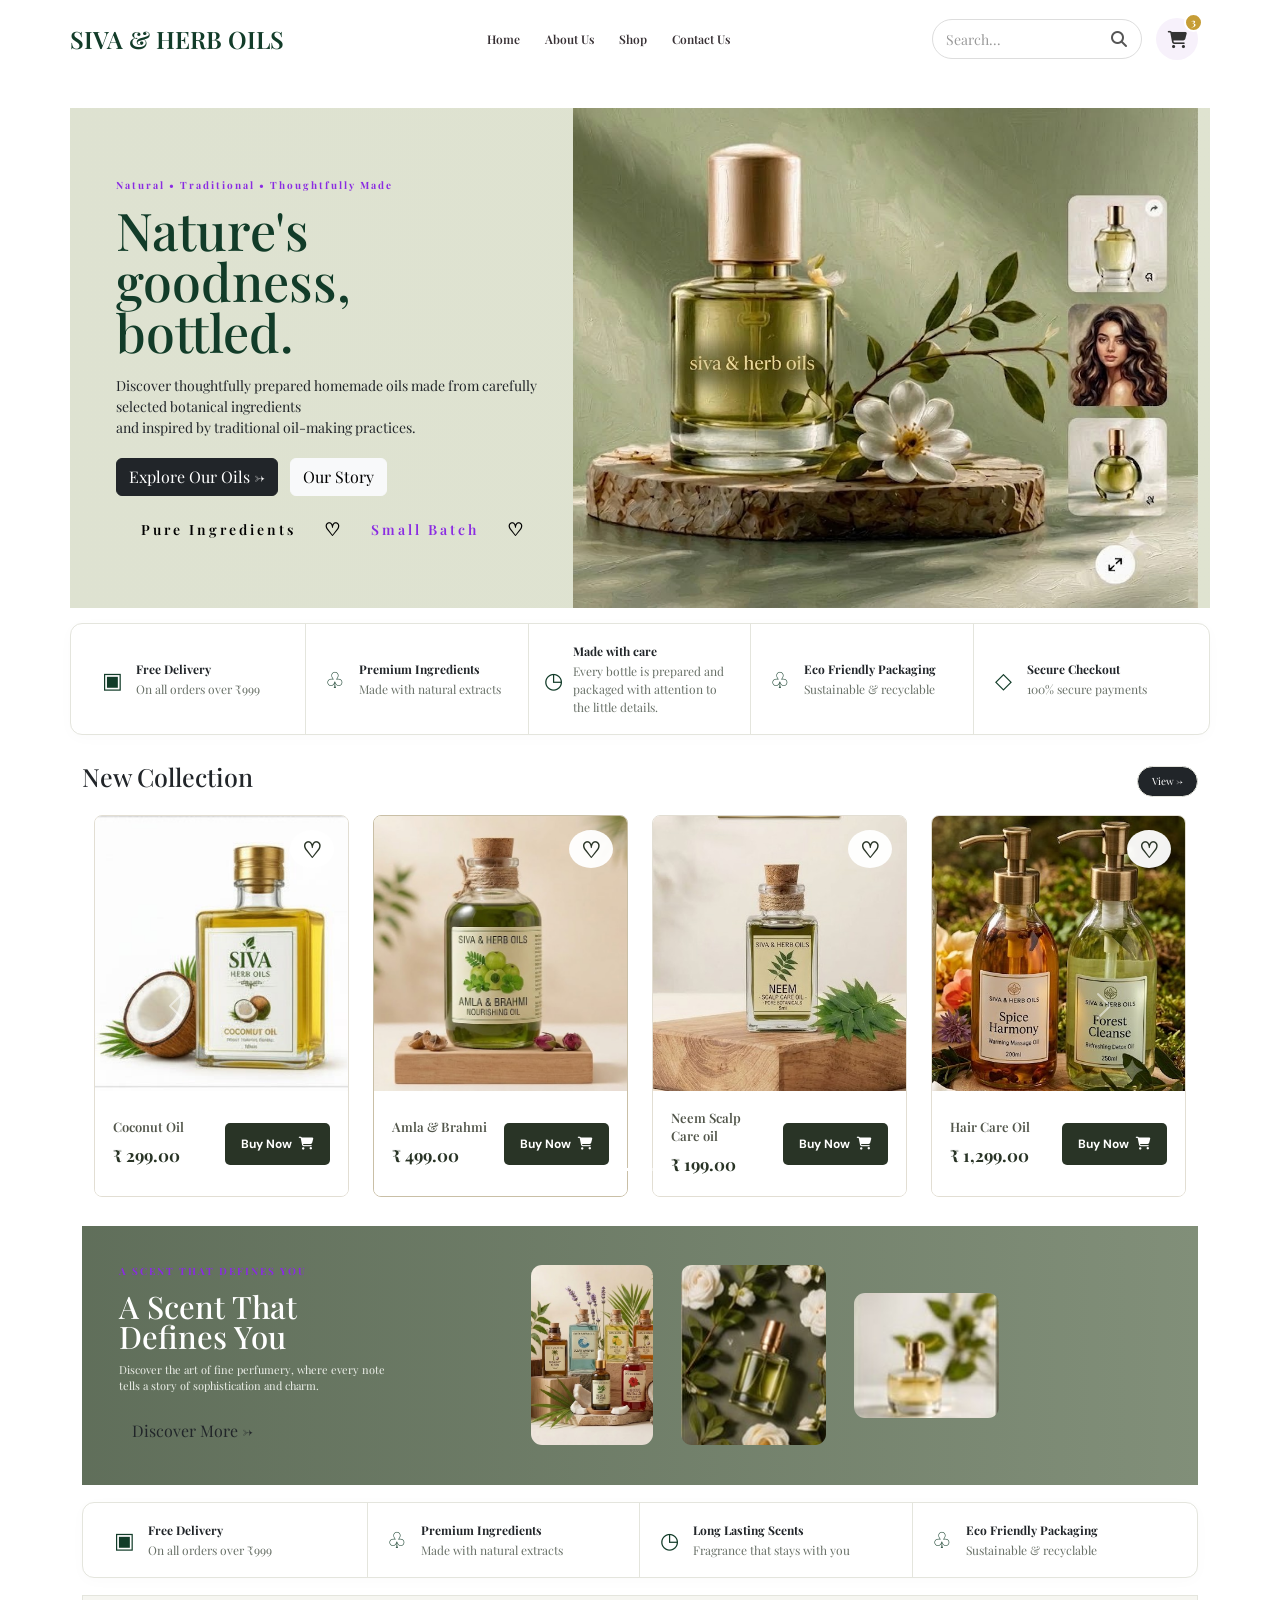
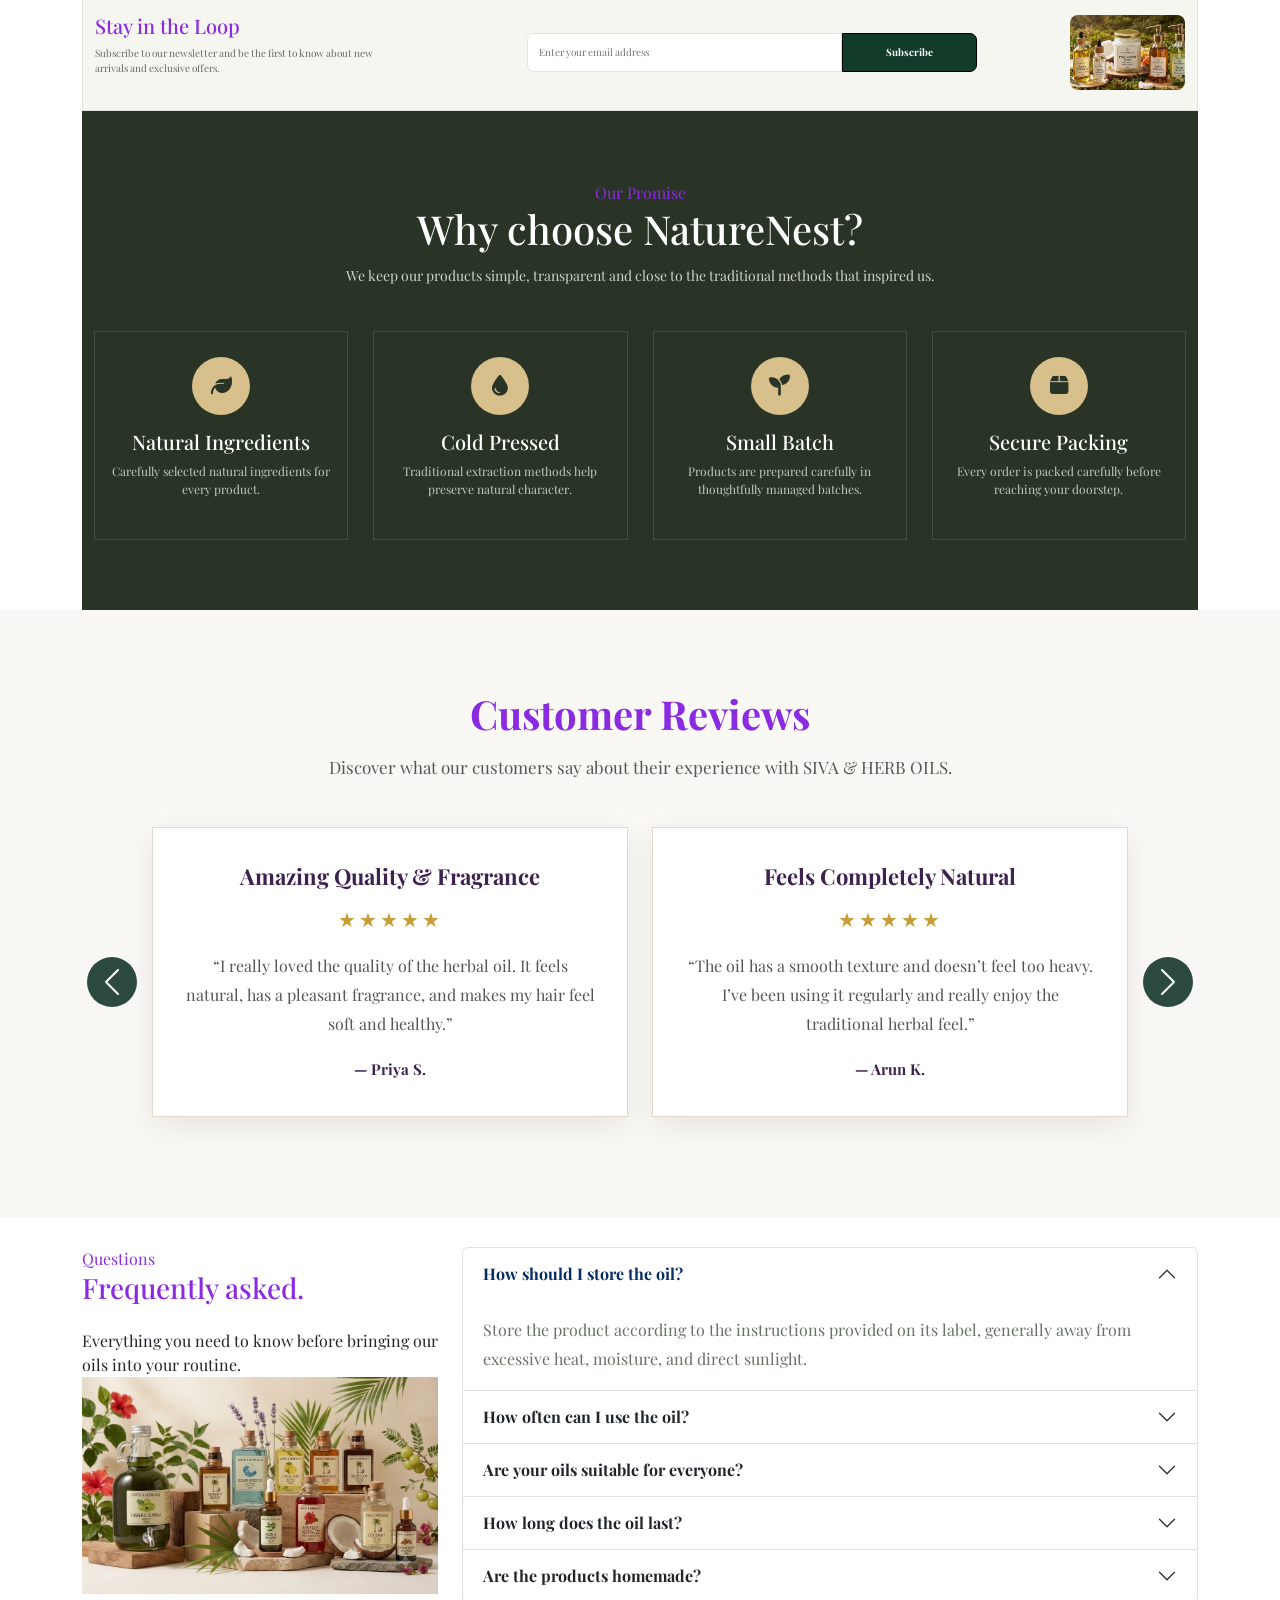
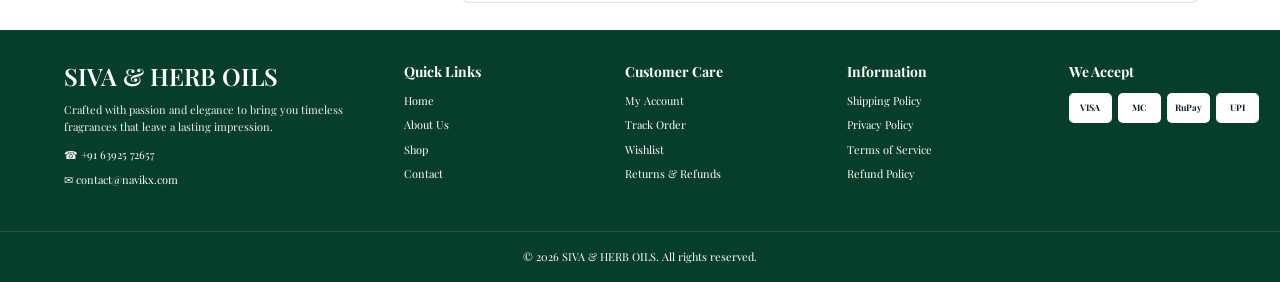
<file: index.html>
<!doctype html>
<html lang="en">
<head>
  <meta charset="UTF-8" />
  <meta name="viewport" content="width=device-width, initial-scale=1.0" />
  <meta name="description" content=" premium fragrance storefront" />
  <title> SIVA & HERB OILS</title>
  <link rel="stylesheet" href="style.css" />
  <!-- Bootstrap CSS -->
  <link href="https://cdn.jsdelivr.net/npm/bootstrap@5.3.3/dist/css/bootstrap.min.css" rel="stylesheet">
  <link rel="stylesheet" href="https://cdnjs.cloudflare.com/ajax/libs/font-awesome/4.7.0/css/font-awesome.min.css">

  <!-- Bootstrap JS -->
  <script src="https://cdn.jsdelivr.net/npm/bootstrap@5.3.3/dist/js/bootstrap.bundle.min.js"></script>

  <!-- Font Awesome -->
  <link rel="stylesheet" href="https://cdnjs.cloudflare.com/ajax/libs/font-awesome/6.5.2/css/all.min.css">
  <!---loading text-->

  <!---navbar-->
  <header class="site-header">
    <div class="container nav">

      <!-- Mobile Menu -->
      <div class="icon-btn mobile-menu" id="menuBtn" aria-label="Open menu">
        ☰
      </div>

      <!-- Logo -->
      <a href="index.html" class="brand">
        SIVA & HERB OILS
      </a>

      <!-- Navigation -->
      <nav id="navLinks">
        <a class="active" href="index.html">Home</a>
        <a href="seller.html">About Us</a>
        <a href="catalog.html">Shop</a>
        <a href="contact.html">Contact Us</a>
      </nav>
      <!-- Navigation Actions -->
      <div class="nav-actions">

        <!-- Search -->
        <div class="search-container">
          <form action="" class="search-form">

            <input type="text" name="search" placeholder="Search..." aria-label="Search">

            <button type="submit" aria-label="Search">
              <i class="fa fa-search"></i>
            </button>

          </form>
        </div>


        <!-- Cart -->
        <a href="add to card .html" class="cart-link" aria-label="Shopping Cart">

          <i class="fa-solid fa-cart-shopping"></i>

          <span class="cart-count">3</span>

        </a>

      </div>



    </div>
  </header>
  <!--home-->
  <main id="home">
    <section class="hero container">
      <div class="hero-copy">
        <p class="eyebrow" style="color: blueviolet;">Natural • Traditional • Thoughtfully Made</p>
        <h1>Nature's goodness,<br /><em>bottled.</em></h1>
        <p class="hero-text">
          Discover thoughtfully prepared homemade oils made from carefully
          selected botanical ingredients <br class="desktop" />and inspired by traditional
          oil-making practices.

        </p>

        <div class="hero-buttons">
          <a class="btn btn-dark" href="#collections">Explore Our Oils <span>→</span></a>
          <a class="btn btn-light" href="#story">Our Story</a>
        </div>

        <!--morquee-->
        <section class="marquee-section">
          <div class="marquee">
            <div class="marquee-track">
              <span>Pure Ingredients</Inp></span>
              <span class="marquee-dot">♡</span>

              <span style="color: blueviolet">Small Batch</span>
              <span class="marquee-dot">♡</span>

              <span>Traditional Inspiration</Inp> </span>
              <span class="marquee-dot">♡</span>

              <span style="color: blueviolet">Made With Care</span>
              <span class="marquee-dot">♡</span>

              <span>Natural Rituals</span>
              <span class="marquee-dot">♡</span>

            </div>
          </div>
        </section>
      </div>
      </div>

      <div class="hero-art">
        <img src="assets/hero-bottle.jpg" alt="Premium floral perfume bottle" />
        <div class="hero-thumbs">
        </div>

      </div>
    </section>

    <section class="benefits container" aria-label="Store benefits">
      <div>
        <span class="benefit-icon">▣</span>
        <div><b>Free Delivery</b><small>On all orders over ₹999</small></div>
      </div>
      <div>
        <span class="benefit-icon">♧</span>
        <div>
          <b>Premium Ingredients</b><small>Made with natural extracts</small>
        </div>
      </div>
      <div>
        <span class="benefit-icon">◷</span>
        <div>
          <b>Made with care</b><small>Every bottle is prepared and packaged with attention to the little
            details.</small>
        </div>
      </div>
      <div>
        <span class="benefit-icon">♧</span>
        <div>
          <b>Eco Friendly Packaging</b><small>Sustainable &amp; recyclable</small>
        </div>
      </div>
      <div>
        <span class="benefit-icon">◇</span>
        <div><b>Secure Checkout</b><small>100% secure payments</small></div>
      </div>
    </section>
    <!---products-->
    <section class="section container" id="collections">
      <div class="section-head">
        <h2>New Collection</h2>
        <div class="head-actions">
          <a class="btn btn-dark" href="catalog.html">View <span>→</span></a>
        </div>
      </div>
      <!--product cards-->
      <section class="product-section" id="shop">
        <div class="container">
          <div id="productCarousel" class="carousel slide" data-bs-ride="carousel">
            <!-- Carousel Items -->
            <div class="carousel-inner">
              <!-- Slide 1 -->
              <div class="carousel-item active">
                <div class="row g-4">

                  <div class="col-lg-3 col-md-6">
                    <article class="product-card">
                      <button class="heart">♡</button>
                      <img src="assets/product-1.jpg" alt="Coconut Oil">

                      <div class="product-info">
                        <div class="product-details">
                          <span>Coconut Oil</span>
                          <b>₹ 299.00</b>
                        </div>

                        <a href="p1.html"><button type="button" class="buy-btn">
                          Buy Now
                          <i class="fa-solid fa-cart-shopping"></i>
                        </button></a>
                      </div>
                    </article>
                  </div>

                  <div class="col-lg-3 col-md-6">
                    <article class="product-card featured">
                      <button class="heart">♡</button>
                      <img src="assets/product-2.jpg" alt="Amla and Brahmi">

                      <div class="product-info">
                        <div class="product-details">
                          <span>Amla &amp; Brahmi</span>
                          <b>₹ 499.00</b>
                        </div>

                        <a href=" "><button type="button" class="buy-btn">
                          Buy Now
                          <i class="fa-solid fa-cart-shopping"></i>
                        </button></a>
                      </div>
                    </article>
                  </div>

                  <div class="col-lg-3 col-md-6">
                    <article class="product-card">
                      <button class="heart">♡</button>
                      <img src="assets/product-4.jpg" alt="Neem Scalp Care Oil">

                      <div class="product-info">
                        <div class="product-details">
                          <span>Neem Scalp Care oil</span>
                          <b>₹ 199.00</b>
                        </div>

                        <a href=" "><button type="button" class="buy-btn">
                          Buy Now
                          <i class="fa-solid fa-cart-shopping"></i>
                        </button></a>
                      </div>
                    </article>
                  </div>

                  <div class="col-lg-3 col-md-6">
                    <article class="product-card">
                      <button class="heart">♡</button>
                      <img src="assets/product-6.jpg" alt="Hair Care Oil">
                      <div class="product-info">
                        <div class="product-details">
                          <span>Hair Care Oil</span>
                          <b>₹ 1,299.00</b>
                        </div>
                        <a href=" "><button type="button" class="buy-btn">
                          Buy Now
                          <i class="fa-solid fa-cart-shopping"></i>
                        </button></a>
                      </div>
                    </article>
                  </div>

                </div>
              </div>

              <!-- Slide 2 -->
              <div class="carousel-item">
                <div class="row g-4">
                  <div class="col-lg-3 col-md-6">
                    <article class="product-card">
                      <button class="heart">♡</button>
                      <img src="assets/watermarked_img_14638677125859379117.jpg" alt="Velvet Hair Oil">
                      <div class="product-info">
                        <div class="product-details">
                          <span>Velvet Hair Oil</span>
                          <b>₹ 1,399.00</b>
                        </div>
                        <a href=" "><button type="button" class="buy-btn">
                          Buy Now
                          <i class="fa-solid fa-cart-shopping"></i>
                        </button></a>
                      </div>
                    </article>
                  </div>

                  <div class="col-lg-3 col-md-6">
                    <article class="product-card">
                      <button class="heart">♡</button>
                      <img src="assets/Screenshot 2026-09-10 103944.png" alt="Coconut Hair Oil">
                      <div class="product-info">
                        <div class="product-details">
                          <span>Sesame Oil</span>
                          <b>₹ 399.00</b>
                        </div>
                        <a href=" "><button type="button" class="buy-btn">
                          Buy Now
                          <i class="fa-solid fa-cart-shopping"></i>
                        </button></a>
                      </div>
                    </article>
                  </div>

                  <div class="col-lg-3 col-md-6">
                    <article class="product-card featured">
                      <button class="heart">♡</button>
                      <img src="assets/Screenshot 2026-09-10 104048.png" alt="Amla Brahmi Oil">

                      <div class="product-info">
                        <div class="product-details">
                          <span>BhringRai Oil</span>
                          <b>₹ 599.00</b>
                        </div>
                        <a href=" "><button type="button" class="buy-btn">
                          Buy Now
                          <i class="fa-solid fa-cart-shopping"></i>
                        </button></a>
                      </div>
                    </article>
                  </div>

                  <div class="col-lg-3 col-md-6">
                    <article class="product-card">
                      <button class="heart">♡</button>
                      <img src="assets/product-8.jpg" alt="Neem Oil">

                      <div class="product-info">
                        <div class="product-details">
                          <span>Tea Tree Oil</span>
                          <b>₹ 699.00</b>
                        </div>

                        <a href=" "><button type="button" class="buy-btn">
                          Buy Now
                          <i class="fa-solid fa-cart-shopping"></i>
                        </button></a>
                      </div>
                    </article>
                  </div>
                </div>
              </div>

              <!--slide 3-->
            </div>

            <!-- Previous Button -->
            <button class="carousel-control-prev" type="button" data-bs-target="#productCarousel" data-bs-slide="prev">
              <span class="carousel-control-prev-icon"></span>
              <span class="visually-hidden">Previous</span>
            </button>

            <!-- Next Button -->
            <button class="carousel-control-next" type="button" data-bs-target="#productCarousel" data-bs-slide="next">
              <span class="carousel-control-next-icon"></span>
              <span class="visually-hidden">Next</span>
            </button>

            <!-- Indicators -->
            <div class="carousel-indicators">
              <button type="button" data-bs-target="#productCarousel" data-bs-slide-to="0" class="active"></button>

              <button type="button" data-bs-target="#productCarousel" data-bs-slide-to="1"></button>
            </div>

          </div>
        </div>
      </section>

      <!--story-->
      <section class="story container" id="story">
        <div class="story-copy">
          <p class="eyebrow" style="color: blueviolet;">A SCENT THAT DEFINES YOU</p>
          <h2>A Scent That<br />Defines You</h2>
          <p>
            Discover the art of fine perfumery, where every note tells a story
            of sophistication and charm.
          </p>
          <a class="btn btn-white" href="#guide">Discover More <span>→</span></a>
        </div>
        <div class="story-images">
          <img class="portrait" src="assets/watermarked_img_14638677125859379117.jpg"
            alt="Elegant fragrance portrait" />
          <img src="assets/story-bottle.jpg" alt="Perfume surrounded by flowers" />
          <img class="small-story" src="assets/story-small.jpg" alt="Amber perfume" />
        </div>
      </section>
      <!--benefits-->
      <section class="benefits container second-benefits">
        <div>
          <span class="benefit-icon">▣</span>
          <div><b>Free Delivery</b><small>On all orders over ₹999</small></div>
        </div>
        <div>
          <span class="benefit-icon">♧</span>
          <div>
            <b>Premium Ingredients</b><small>Made with natural extracts</small>
          </div>
        </div>
        <div>
          <span class="benefit-icon">◷</span>
          <div>
            <b>Long Lasting Scents</b><small>Fragrance that stays with you</small>
          </div>
        </div>
        <div>
          <span class="benefit-icon">♧</span>
          <div>
            <b>Eco Friendly Packaging</b><small>Sustainable &amp; recyclable</small>
          </div>
        </div>
      </section>



      <!--newsletter-->
      <section class="newsletter container">
        <div>
          <h2 style="color: blueviolet;">Stay in the Loop</h2>
          <p>
            Subscribe to our newsletter and be the first to know about new
            arrivals and exclusive offers.
          </p>
        </div>
        <form id="newsletterForm">
          <input type="email" placeholder="Enter your email address" required />
          <button type="submit">Subscribe</button>
        </form>
        <img src="assets/type of oils.jpg" alt="Perfume bottle" />

      </section>


      <!--guide-->
      <section class="quality-section" id="quality">

        <div class="container">

          <div class="quality-heading">

            <div class="small-label" style="color: blueviolet;">
              Our Promise
            </div>

            <h2>
              Why choose NatureNest?
            </h2>

            <p>
              We keep our products simple, transparent and
              close to the traditional methods that inspired us.
            </p>

          </div>


          <div class="quality-grid">


            <div class="quality-card">

              <div class="quality-icon">
                <i class="fa-solid fa-leaf"></i>
              </div>

              <h3>
                Natural Ingredients
              </h3>

              <p>
                Carefully selected natural ingredients
                for every product.
              </p>

            </div>


            <div class="quality-card">

              <div class="quality-icon">
                <i class="fa-solid fa-droplet"></i>
              </div>

              <h3>
                Cold Pressed
              </h3>

              <p>
                Traditional extraction methods help
                preserve natural character.
              </p>

            </div>


            <div class="quality-card">

              <div class="quality-icon">
                <i class="fa-solid fa-seedling"></i>
              </div>

              <h3>
                Small Batch
              </h3>

              <p>
                Products are prepared carefully in
                thoughtfully managed batches.
              </p>

            </div>


            <div class="quality-card">

              <div class="quality-icon">
                <i class="fa-solid fa-box"></i>
              </div>

              <h3>
                Secure Packing
              </h3>

              <p>
                Every order is packed carefully before
                reaching your doorstep.
              </p>

            </div>


          </div>

        </div>

      </section>

  </main>



  <!-- CUSTOMER REVIEWS -->
  <section class="reviews-section">

    <div class="container">

      <div class="review-heading text-center">
        <h1>Customer Reviews</h1>
        <p>
          Discover what our customers say about their experience with
          SIVA & HERB OILS.
        </p>
      </div>

      <div id="reviewCarousel" class="carousel slide" data-bs-ride="carousel">

        <div class="carousel-inner">

          <!-- SLIDE 1 -->
          <div class="carousel-item active">

            <div class="row g-4 justify-content-center">

              <div class="col-lg-6 col-md-6 col-12">
                <div class="review-card">

                  <h3>Amazing Quality &  Fragrance</h3>

                  <div class="stars">★★★★★</div>

                  <p>
                    “I really loved the quality of the herbal oil.
                    It feels natural, has a pleasant fragrance, and
                    makes my hair feel soft and healthy.”
                  </p>

                  <span>— Priya S.</span>

                </div>
              </div>

              <div class="col-lg-6 col-md-6 col-12">
                <div class="review-card">

                  <h3>Feels Completely Natural</h3>

                  <div class="stars">★★★★★</div>

                  <p>
                    “The oil has a smooth texture and doesn’t feel too
                    heavy. I’ve been using it regularly and really enjoy
                    the traditional herbal feel.”
                  </p>

                  <span>— Arun K.</span>

                </div>
              </div>

            </div>
          </div>


          <!-- SLIDE 2 -->
          <div class="carousel-item">

            <div class="row g-4 justify-content-center">

              <div class="col-lg-6 col-md-6 col-12">
                <div class="review-card">

                  <h3>Great Product for Regular Use</h3>

                  <div class="stars">★★★★★</div>

                  <p>
                    “I ordered the Amla &  Brahmi oil and was impressed
                    with the packaging and quality. It has become part of
                    my weekly hair-care routine.”
                  </p>

                  <span>— Meena R.</span>
                  
                </div>
              </div>

              <div class="col-lg-6 col-md-6 col-12">
                <div class="review-card">

                  <h3>Beautiful Packaging</h3>

                  <div class="stars">★★★★★</div>

                  <p>
                    “The product arrived neatly packed and looked exactly
                    as shown. The herbal fragrance is very pleasant.”
                  </p>

                  <span>— Karthik M.</span>

                </div>
              </div>

            </div>
          </div>


          <!-- SLIDE 3 -->
          <div class="carousel-item">

            <div class="row g-4 justify-content-center">

              <div class="col-lg-6 col-md-6 col-12">
                <div class="review-card">

                  <h3>A Wonderful Traditional Touch</h3>

                  <div class="stars">★★★★★</div>

                  <p>
                    “I like that the product focuses on botanical
                    ingredients and traditional oil-making inspiration.
                    The overall experience has been excellent.”
                  </p>

                  <span>— Divya P.</span>

                </div>
              </div>

              <div class="col-lg-6 col-md-6 col-12">
                <div class="review-card">

                  <h3>Feels Natural</h3>

                  <div class="stars">★★★★★</div>

                  <p>
                    “I was impressed with the natural ingredients and
                    traditional feel of the product. The packaging was
                    also neat and attractive.”
                  </p>

                  <span>— Prasanth S.</span>

                </div>
              </div>

            </div>
          </div>

        </div>


        <!-- PREVIOUS BUTTON -->
        <button class="carousel-control-prev" type="button" data-bs-target="#reviewCarousel" data-bs-slide="prev">

          <span class="carousel-control-prev-icon"></span>
          <span class="visually-hidden">Previous</span>

        </button>


        <!-- NEXT BUTTON -->
        <button class="carousel-control-next" type="button" data-bs-target="#reviewCarousel" data-bs-slide="next">

          <span class="carousel-control-next-icon"></span>
          <span class="visually-hidden">Next</span>

        </button>

      </div>

    </div>

  </section>


  <!--faq---->
  <section class="faq" id="faq">

    <div class="container">

      <div class="row">

        <div class="col-lg-4 mb-5 mb-lg-0">

          <div class="section-label" style="color: blueviolet;">
            Questions<h3 class="section-title">
              Frequently
              asked.
            </h3>
          </div>


          <p class="section-description mt-4">
            Everything you need to know before bringing
            our oils into your routine.

            <img src="assets/watermarked_img_14638677125859379117.jpg">
          </p>
        </div>
        <div class="col-lg-8">

          <div class="accordion" id="faqAccordion">
            <div class="accordion-item">

              <h2 class="accordion-header">

                <button class="accordion-button" type="button" data-bs-toggle="collapse" data-bs-target="#faq1">
                  How should I store the oil?
                </button>

              </h2>

              <div id="faq1" class="accordion-collapse collapse show" data-bs-parent="#faqAccordion">

                <div class="accordion-body">

                  Store the product according to the
                  instructions provided on its label,
                  generally away from excessive heat,
                  moisture, and direct sunlight.

                </div>

              </div>
            </div>
            <div class="accordion-item">

              <h2 class="accordion-header">

                <button class="accordion-button collapsed" type="button" data-bs-toggle="collapse"
                  data-bs-target="#faq2">
                  How often can I use the oil?
                </button>

              </h2>

              <div id="faq2" class="accordion-collapse collapse" data-bs-parent="#faqAccordion">

                <div class="accordion-body">

                  Follow the recommended usage
                  instructions provided with the specific
                  product. Individual routines can vary.

                </div>

              </div>

            </div>


            <div class="accordion-item">

              <h2 class="accordion-header">

                <button class="accordion-button collapsed" type="button" data-bs-toggle="collapse"
                  data-bs-target="#faq3">
                  Are your oils suitable for everyone?
                </button>

              </h2>

              <div id="faq3" class="accordion-collapse collapse" data-bs-parent="#faqAccordion">

                <div class="accordion-body">

                  Not necessarily. Always review the
                  ingredient list before use. If you have
                  allergies or sensitive skin, consider a
                  patch test before wider use.

                </div>

              </div>

            </div>


            <div class="accordion-item">

              <h2 class="accordion-header">

                <button class="accordion-button collapsed" type="button" data-bs-toggle="collapse"
                  data-bs-target="#faq4">
                  How long does the oil last?
                </button>

              </h2>

              <div id="faq4" class="accordion-collapse collapse" data-bs-parent="#faqAccordion">

                <div class="accordion-body">

                  Please check the expiry or best-before
                  information printed on the product
                  packaging.

                </div>

              </div>

            </div>


            <div class="accordion-item">

              <h2 class="accordion-header">

                <button class="accordion-button collapsed" type="button" data-bs-toggle="collapse"
                  data-bs-target="#faq5">
                  Are the products homemade?
                </button>

              </h2>

              <div id="faq5" class="accordion-collapse collapse" data-bs-parent="#faqAccordion">

                <div class="accordion-body">

                  Our oils are prepared in small batches
                  using the ingredients and preparation
                  methods described for each product.

                </div>

              </div>

            </div>


          </div>

        </div>

      </div>

    </div>

  </section>

  <!---contact-->
  <footer id="contact">
    <div class="footer-container">

      <!-- Company -->
      <div class="footer-box company">
        <h2>SIVA &amp; HERB OILS</h2>

        <p>
          Crafted with passion and elegance to bring you timeless fragrances
          that leave a lasting impression.
        </p>

        <p>☎ <span>+91 63925 72657</span></p>
        <p>✉ <span>contact@navikx.com</span></p>
      </div>

      <!-- Quick Links -->
      <div class="footer-box">
        <h4>Quick Links</h4>

        <a href="index.html">Home</a>
        <a href="seller.html">About Us</a>
        <a href="catalog.html">Shop</a>
        <a href="contact.html">Contact</a>
      </div>

      <!-- Customer Care -->
      <div class="footer-box">
        <h4>Customer Care</h4>

        <a href="#">My Account</a>
        <a href="#">Track Order</a>
        <a href="#">Wishlist</a>
        <a href="#">Returns &amp; Refunds</a>
      </div>

      <!-- Information -->
      <div class="footer-box">
        <h4>Information</h4>
        <a href="#">Shipping Policy</a>
        <a href="#">Privacy Policy</a>
        <a href="#">Terms of Service</a>
        <a href="#">Refund Policy</a>
      </div>
      <!-- Payments -->
      <div class="footer-box payment-box">
        <h4>We Accept</h4>

        <div class="payments">
          <span>VISA</span>
          <span>MC</span>
          <span>RuPay</span>
          <span>UPI</span>
        </div>
      </div>
    </div>
    <!-- Copyright -->
    <div class="copyright">
      © 2026 SIVA &amp; HERB OILS. All rights reserved.
    </div>
  </footer>

  <script src="script.js"></script>
  </body>

</html>
</file>
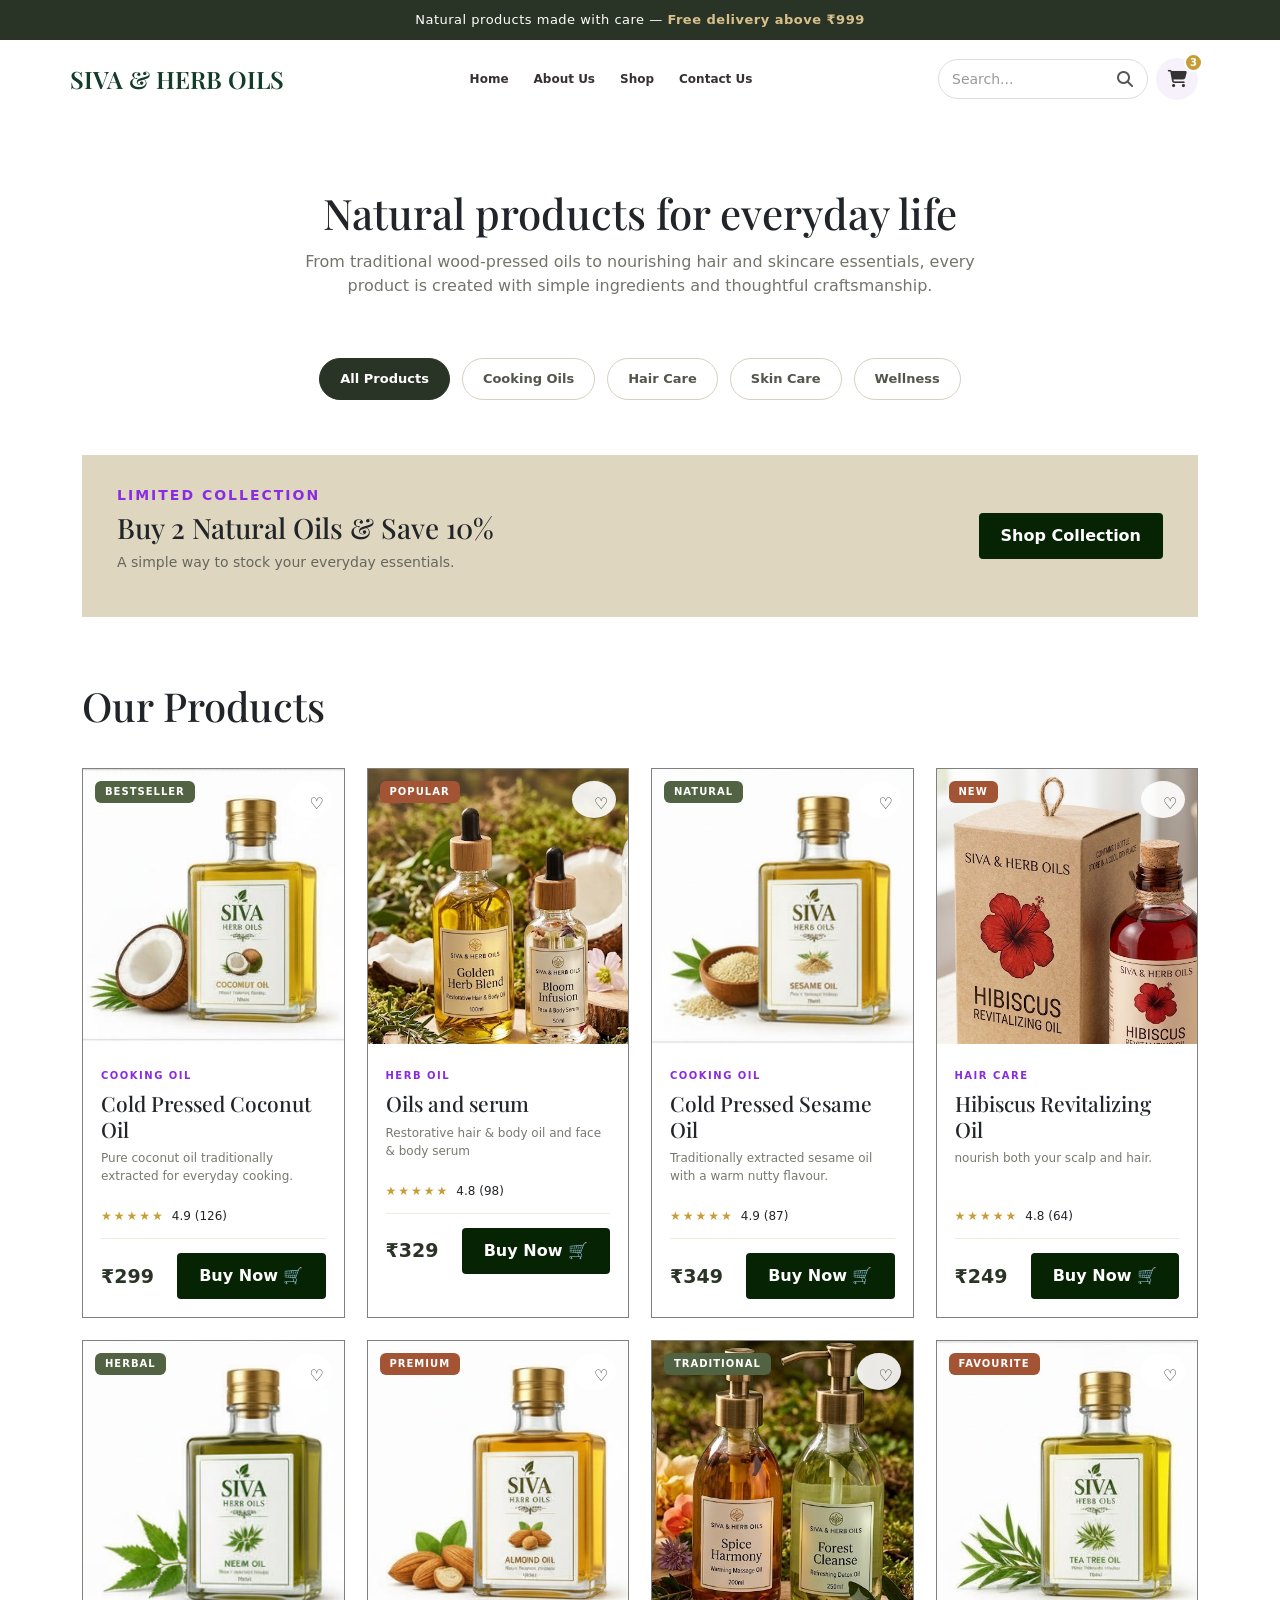
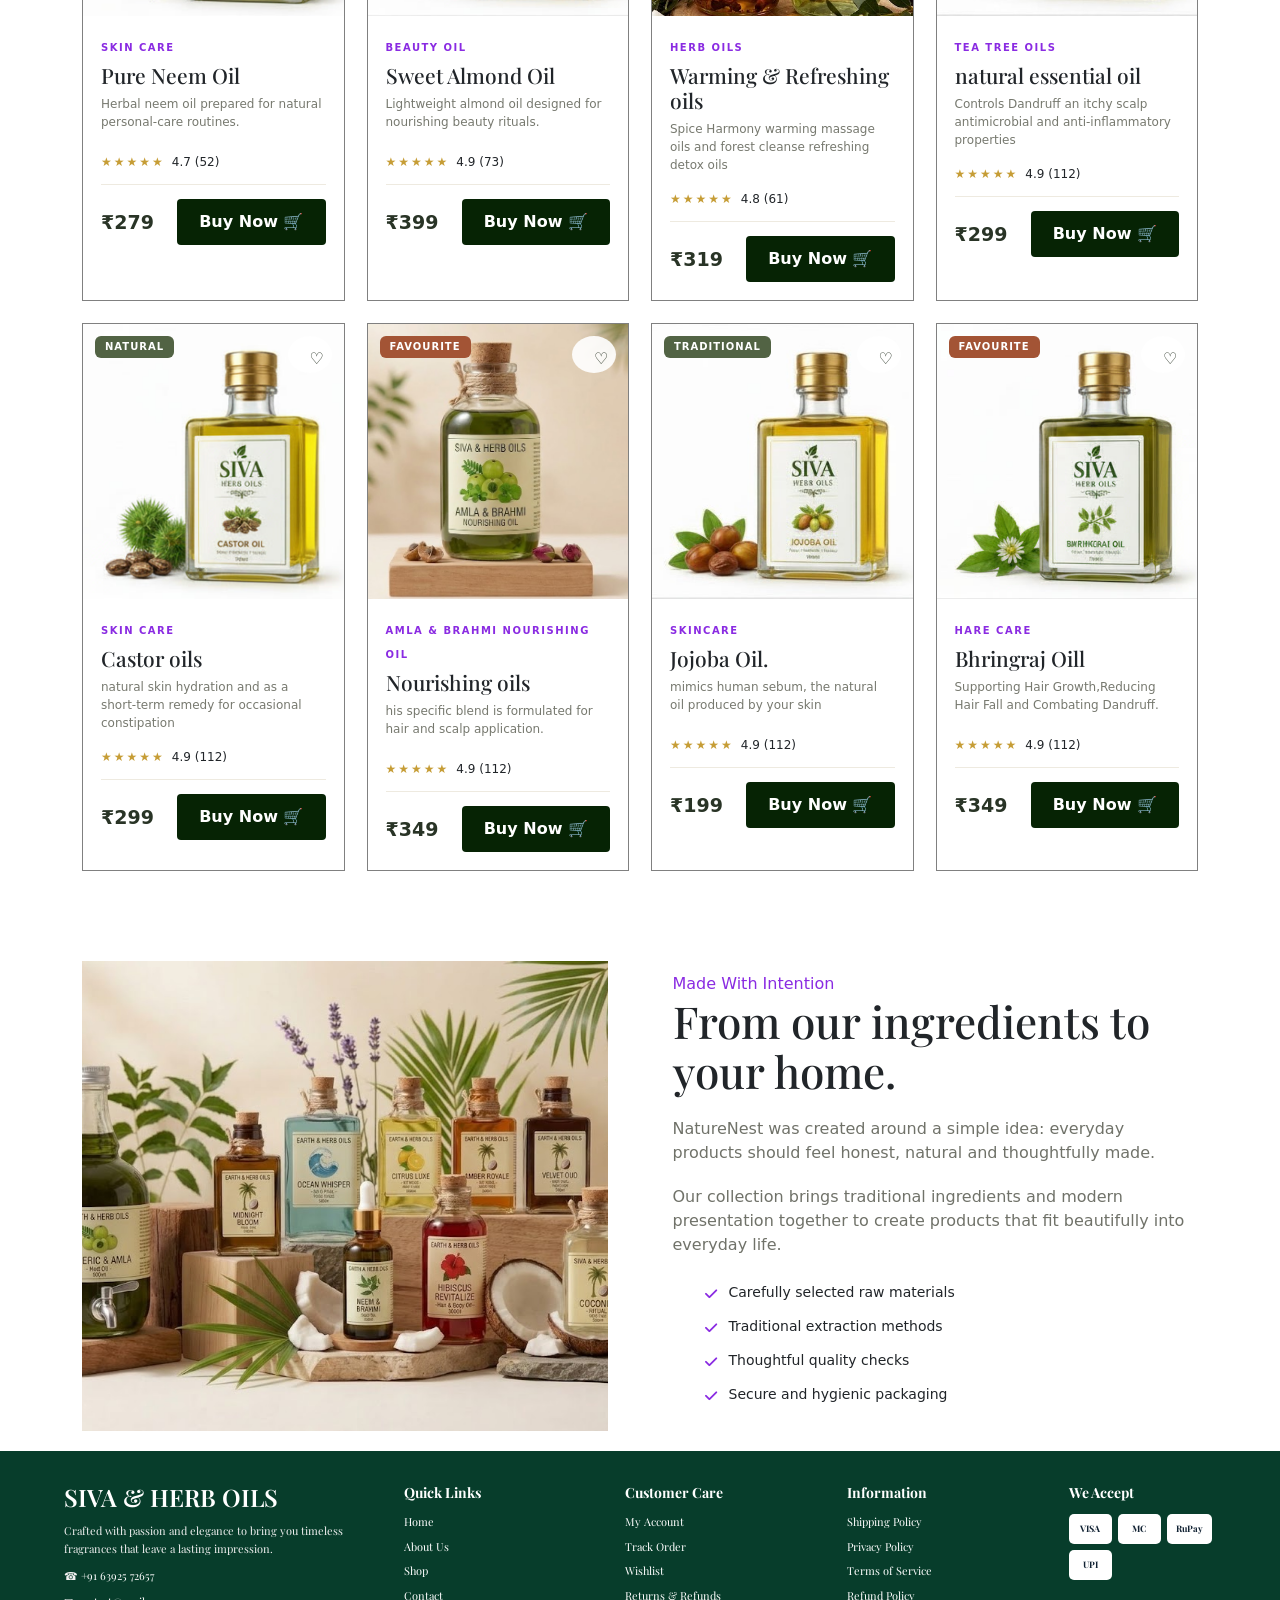
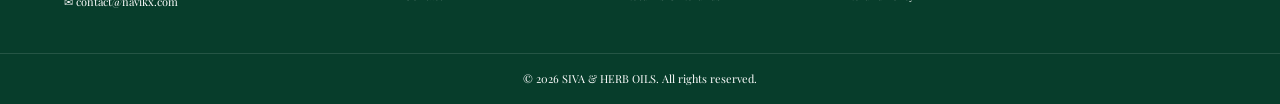
<file: catalog.html>
<!DOCTYPE html>
<html lang="en">
<head>
  <meta charset="UTF-8">
  <meta name="viewport" content="width=device-width, initial-scale=1.0">
  <meta name="description" content="Premium natural oils product catalogue">
  <title>SIVA & HERB OILS</title>
  <link rel="stylesheet" href="s.css">
  
  <!-- Google Font --> 
  <link rel="preconnect" href="https://fonts.googleapis.com">
  <link rel="preconnect" href="https://fonts.gstatic.com" crossorigin>
  <link href="https://cdn.jsdelivr.net/npm/bootstrap@5.3.8/dist/css/bootstrap.min.css" rel="stylesheet"
    integrity="sha384-sRIl4kxILFvY47J16cr9ZwB07vP4J8+LH7qKQnuqkuIAvNWLzeN8tE5YBujZqJLB" crossorigin="anonymous">
  <link rel="stylesheet" href="https://cdnjs.cloudflare.com/ajax/libs/font-awesome/4.7.0/css/font-awesome.min.css">

  <link
    href="https://fonts.googleapis.com/css2?family=DM+Sans:wght@400;500;600;700&family=Playfair+Display:wght@500;600;700&display=swap"
    rel="stylesheet">

  <!-- Font Awesome -->
  <link rel="stylesheet" href="https://cdnjs.cloudflare.com/ajax/libs/font-awesome/6.5.2/css/all.min.css">
  <style>

/* =====================================
   NAV ACTIONS
===================================== */

.nav-actions {
  display: flex;
  align-items: center;
  justify-content: center;
  gap: 14px;

  flex-shrink: 0;
}


/* =====================================
   SEARCH
===================================== */

.search-container {
  display: flex;
  align-items: center;
}

.search-form {
  width: 210px;
  height: 40px;

  display: flex;
  align-items: center;

  border: 1px solid #ddd;
  border-radius: 25px;

  background: #fff;

  overflow: hidden;

  transition: 0.3s ease;
}

.search-form:focus-within {
  border-color: blueviolet;

  box-shadow:
    0 0 0 3px rgba(138, 43, 226, 0.10);
}


/* Search input */

.search-form input {
  width: 100%;
  height: 100%;

  padding: 0 13px;

  border: none;
  outline: none;

  background: transparent;

  color: #333;
  font-size: 14px;
}

.search-form input::placeholder {
  color: #999;
}


/* Search button */

.search-form button {
  width: 42px;
  height: 40px;

  display: flex;
  align-items: center;
  justify-content: center;

  border: none;

  background: transparent;

  color: #555;

  cursor: pointer;

  transition: 0.3s ease;
}

.search-form button:hover {
  color: blueviolet;
}


/* =====================================
   CART
===================================== */

.cart-link {
  position: relative;

  width: 42px;
  height: 42px;

  display: flex;
  align-items: center;
  justify-content: center;

  border-radius: 50%;

  background: #f7f1fb;

  color: #333;

  text-decoration: none;

  transition: all 0.3s ease;
}


/* Cart icon */

.cart-link i {
  font-size: 17px;
}


/* Cart hover */

.cart-link:hover {
  background:  #2C4A3E;
  color: #fff;

  transform: translateY(-2px);
}


/* =====================================
   CART COUNT
===================================== */

.cart-count {
  position: absolute;

  top: -5px;
  right: -5px;

  width: 19px;
  height: 19px;

  display: flex;
  align-items: center;
  justify-content: center;

  border-radius: 50%;

  background: #c69d36;
  color: #fff;

  font-size: 10px;
  font-weight: 700;

  border: 2px solid #fff;
}


/* =====================================
   MOBILE
===================================== */

@media (max-width: 850px) {

  .nav-actions {
    gap: 8px;
  }

  /* Search becomes icon */

  .search-form {
    width: 42px;
    height: 42px;

    border: none;
    border-radius: 50%;

    background: #f7f1fb;
  }

  .search-form input {
    display: none;
  }

  .search-form button {
    width: 42px;
    height: 42px;

    color: #333;
  }

  .search-form button:hover {
    color:  #2C4A3E;
  }

  /* Cart */

  .cart-link {
    width: 42px;
    height: 42px;
  }
}


/* =====================================
   SMALL MOBILE
===================================== */

@media (max-width: 480px) {

  .nav-actions {
    gap: 6px;
  }

  .search-form,
  .search-form button,
  .cart-link {
    width: 38px;
    height: 38px;
  }

  .search-form button {
    font-size: 14px;
  }

  .cart-link i {
    font-size: 15px;
  }

  .cart-count {
    width: 17px;
    height: 17px;

    top: -4px;
    right: -4px;

    font-size: 9px;
  }
}
    /* =========================
       TOP BAR
    ========================= */
    .topnav .search-container button {
      float: right;
      padding: 6px 10px;
      margin-top: 8px;
      margin-right: 16px;
      background: #081e02;
      font-size: 17px;
      border: solid 1px black;
      cursor: pointer;
    }

    .topnav input[type=text] {
      padding: 6px;
      margin-top: 8px;
      font-size: 17px;
      border: solid 1px black;
    }

    .top-bar {
      background: #293426;
      color: #fff;
      padding: 10px 0;
      text-align: center;
      font-size: 13px;
      letter-spacing: .5px;
    }

    .top-bar span {
      color: #d7c08b;
      font-weight: 700;
    }


    /* =========================
       CATALOGUE INTRO
    ========================= */

    .catalogue-intro {
      padding: 70px 0 30px;
      text-align: center;
    }

    .catalogue-intro h2 {
      font-family: "Playfair Display", serif;
      font-size: 42px;
      margin-bottom: 12px;
    }

    .catalogue-intro p {
      max-width: 680px;
      margin: auto;
      color: #73756b;
    }


    /* =========================
       CATEGORY FILTER
    ========================= */

    .categories {
      padding: 30px 0 45px;
    }

    .category-list {
      display: flex;
      align-items: center;
      justify-content: center;
      flex-wrap: wrap;
      gap: 12px;
    }

    /* Category Button */

    .category {
      display: inline-flex;
      align-items: center;
      justify-content: center;

      min-height: 42px;
      padding: 11px 20px;

      border: 1px solid #d6d0c0;
      border-radius: 50px;

      background: transparent;
      color: #52564b;

      font-size: 13px;
      font-weight: 600;
      line-height: 1.2;

      text-align: center;
      white-space: nowrap;

      text-decoration: none;

      transition: all 0.3s ease;
    }

    .category:hover,
    .category.active {
      background: #293426;
      border-color: #293426;
      color: #fff;

      text-decoration: none;
    }

    /* =========================
   TABLET
========================= */

    @media (max-width: 768px) {

      .categories {
        padding: 25px 0 35px;
      }

      .category-list {
        gap: 10px;
        padding: 0 15px;
      }

      .category {
        min-height: 40px;
        padding: 10px 17px;
        font-size: 12px;
      }
    }

    /* =========================
   MOBILE
========================= */

    @media (max-width: 576px) {

      .categories {
        padding: 20px 0 30px;
      }

      .category-list {
        gap: 8px;
        padding: 0 10px;
      }

      .category {
        min-height: 38px;
        padding: 9px 14px;
        font-size: 11px;
      }
    }

    /* =========================
   SMALL MOBILE
========================= */

    @media (max-width: 400px) {

      .category-list {
        gap: 7px;
      }

      .category {
        min-height: 36px;
        padding: 8px 12px;
        font-size: 10px;
      }
    }

    /* =========================
       FEATURED BANNER
    ========================= */

    .offer-banner {
      margin: 10px 0 65px;
      background: #ded6bf;
      padding: 28px 35px;
      display: flex;
      justify-content: space-between;
      align-items: center;
      gap: 25px;
    }

    .offer-text small {
      text-transform: uppercase;
      letter-spacing: 2px;
      color: blueviolet;
      font-weight: 700;
    }

    .offer-text h3 {
      font-family: "Playfair Display", serif;
      font-size: 28px;
      margin-top: 4px;
    }

    .offer-text p {
      color: #65665e;
      font-size: 14px;
    }

    .offer-button {
      background: #293426;
      color: white;
      padding: 13px 22px;
      white-space: nowrap;
      font-size: 13px;
      font-weight: 700;
    }


    /* =========================
       PRODUCT SECTION
    ========================= */

    .products-section {
      padding-bottom: 90px;
    }

    .section-heading {
      display: flex;
      justify-content: space-between;
      align-items: end;
      margin-bottom: 30px;
      gap: 20px;
    }

    .section-heading h2 {
      font-family: "Playfair Display", serif;
      font-size: 40px;
    }

    .section-heading p {
      color: #77796f;
      font-size: 14px;
    }


    /* =========================
       PRODUCT GRID
    ========================= */

    .product-grid {
      display: grid;
      grid-template-columns: repeat(4, 1fr);
      gap: 22px;
    }

    .product-card {
      background: #fff;
      border: 1px solid gray;
      overflow: hidden;
      position: relative;
      transition: .35s;
    }

    .product-card:hover {
      transform: translateY(-7px);
      box-shadow: 0 18px 35px rgba(41, 52, 38, .10);
    }

    .product-image {
      height: 275px;
      background: #ece8dc;
      position: relative;
      overflow: hidden;
    }

    .product-image img {
      width: 100%;
      height: 100%;
      object-fit: cover;
      transition: .5s;
    }

    .product-card:hover .product-image img {
      transform: scale(1.06);
    }

    .badge {
      position: absolute;
      left: 12px;
      top: 12px;
      background: #a35435;
      color: white;
      padding: 6px 10px;
      font-size: 10px;
      text-transform: uppercase;
      letter-spacing: 1px;
      font-weight: 700;
    }

    .badge.green {
      background: #526344;
    }

    .heart {
      position: absolute;
      right: 12px;
      top: 12px;
      width: 37px;
      height: 37px;
      border-radius: 50%;
      border: none;
      background: rgba(255, 255, 255, .9);
      color: #293426;
      cursor: pointer;
      font-size: 16px;
    }

    .product-info {
      padding: 18px;
    }

    .product-category {
      font-size: 10px;
      text-transform: uppercase;
      letter-spacing: 1.5px;
      color: blueviolet;
      font-weight: 700;
    }

    .product-name {
      font-family: "Playfair Display", serif;
      font-size: 21px;
      margin: 5px 0 7px;
    }

    .product-description {
      font-size: 12px;
      color: #77796f;
      min-height: 42px;
    }

    .rating {
      display: flex;
      align-items: center;
      gap: 7px;
      margin: 13px 0;
      font-size: 12px;
    }

    .stars {
      color: #c69d36;
      letter-spacing: 2px;
    }

    .price-row {
      border-top: 1px solid #eeeae0;
      padding-top: 14px;
      display: flex;
      justify-content: space-between;
      align-items: center;
      gap: 10px;
    }

    .price {
      font-size: 19px;
      font-weight: 700;
      color: #293426;
    }

    .old-price {
      font-size: 12px;
      color: #999;
      text-decoration: line-through;
      margin-left: 4px;
    }

    button {
      padding: 11px 22px;
      background-color: #062304;
      color: white;
      border: none;
      border-radius: 4px;
      font-weight: bold;
      cursor: pointer;
    }

    /* =========================
       CATALOGUE INFO
    ========================= */

    .info-section {
      margin: auto;
    }

    .info-grid {
      display: grid;
      grid-template-columns: 1fr 1fr;
      gap: 65px;
      align-items: center;
    }

    .info-image {
      height: 470px;
      overflow: hidden;
    }

    .info-image img {
      height: 100%;
      object-fit: cover;
    }

    .info-content .small-label {
      color: blueviolet;
    }

    .info-content h2 {
      font-family: "Playfair Display", serif;
      font-size: 44px;
      line-height: 1.15;
      margin-bottom: 20px;
    }

    .info-content p {
      color: #707269;
      margin-bottom: 20px;
    }

    .info-list {
      list-style: none;
      margin-top: 25px;
    }

    .info-list li {
      display: flex;
      gap: 12px;
      margin-bottom: 13px;
      font-size: 14px;
    }

    .info-list i {
      color: blueviolet;
      margin-top: 5px;
    }




    /* =========================
       RESPONSIVE
    ========================= */

    @media (max-width: 1000px) {

      .product-grid {
        grid-template-columns: repeat(3, 1fr);
      }

      .quality-grid {
        grid-template-columns: repeat(2, 1fr);
      }

      .footer-grid {
        grid-template-columns: 1fr 1fr;
      }

    }


    @media (max-width: 760px) {

      .navbar {
        min-height: 70px;
      }

      .nav-links {
        display: none;
      }

      .catalogue-hero {
        padding: 65px 0;
      }

      .catalogue-intro h2,
      .section-heading h2,
      .quality-heading h2 {
        font-size: 33px;
      }

      .offer-banner {
        flex-direction: column;
        align-items: flex-start;
      }

      .product-grid {
        grid-template-columns: repeat(2, 1fr);
        gap: 14px;
      }

      .product-image {
        height: 220px;
      }

      .product-info {
        padding: 14px;
      }

      .product-name {
        font-size: 18px;
      }

      .info-grid {
        grid-template-columns: 1fr;
        gap: 35px;
      }

      .info-image {
        height: 350px;
      }

    }


    @media (max-width: 480px) {

      .container {
        width: 90%;
      }

      .logo {
        font-size: 24px;
      }

      .nav-icon {
        width: 37px;
        height: 37px;
      }

      .catalogue-hero h1 {
        font-size: 43px;
      }

      .product-grid {
        grid-template-columns: 1fr;
      }

      .product-image {
        height: 300px;
      }

      .quality-grid {
        grid-template-columns: 1fr;
      }

      .footer-grid {
        grid-template-columns: 1fr;
      }

      .info-content h2 {
        font-size: 35px;
      }

    }
  </style>
</head>

<body>
  <!-- =========================
       TOP BAR
  ========================== -->
  <div class="top-bar">
    Natural products made with care —
    <span>Free delivery above ₹999</span>
  </div>

  <!---navbar-->
  <header class="site-header">
    <div class="container nav">

      <!-- Mobile Menu -->
      <button class="icon-btn mobile-menu" id="menuBtn" aria-label="Open menu">
        ☰
      </button>

      <!-- Logo -->
      <a href="#home" class="brand">
        SIVA & HERB OILS
      </a>

      <!-- Navigation -->
      <nav id="navLinks">
        <a class="active" href="index.html">Home</a>
        <a href="seller.html">About Us</a>
        <a href="catalog.html">Shop</a>
        <a href="contact.html">Contact Us</a>
      </nav>

      <!-- Navigation Actions -->
      <div class="nav-actions">

  <!-- Search -->
  <div class="search-container">
    <form action="" class="search-form">

      <input
        type="text"
        name="search"
        placeholder="Search..."
        aria-label="Search">

      <button type="submit" aria-label="Search">
        <i class="fa fa-search"></i>
      </button>

    </form>
  </div>


  <!-- Cart -->
  <a href="add to card .html" class="cart-link" aria-label="Shopping Cart">

    <i class="fa-solid fa-cart-shopping"></i>

    <span class="cart-count">3</span>

  </a>

</div>

    </div>
  </header>

  <!-- =========================
       INTRO
  ========================== -->

  <section class="catalogue-intro" id="catalogue">
    <div class="container">
      <h2>Natural products for everyday life</h2>
      <p>
        From traditional wood-pressed oils to nourishing hair
        and skincare essentials, every product is created with
        simple ingredients and thoughtful craftsmanship.
      </p>
    </div>
  </section>

  <!-- =========================
       CATEGORIES
  ========================== -->

  <section class="categories">

    <div class="container">

      <div class="category-list">

        <a href="#oils" class="category active">
          All Products
        </a>

        <a href="#oils" class="category">
          Cooking Oils
        </a>

        <a href="#oils" class="category">
          Hair Care
        </a>

        <a href="#oils" class="category">
          Skin Care
        </a>

        <a href="#oils" class="category">
          Wellness
        </a>

      </div>

    </div>

  </section>


  <!-- =========================
       OFFER
  ========================== -->

  <div class="container">
    <div class="offer-banner">
      <div class="offer-text">
        <small>Limited Collection</small>
        <h3>Buy 2 Natural Oils & Save 10%</h3>
        <p>A simple way to stock your everyday essentials.</p>
      </div>
      <a href="#oils">
        <button>
          Shop Collection
        </button>
      </a>
    </div>
  </div>


  <!-- =========================
       PRODUCTS
  ========================== -->

  <section class="products-section" id="oils">
    <div class="container">
      <div class="section-heading">
        <div>
          <h2>Our Products</h2>
        </div>
      </div>
      <div class="product-grid">

        <!-- PRODUCT 1 -->
        <article class="product-card">
          <div class="product-image">
            <img src="assets/product-1.jpg" alt="Cold Pressed Coconut Oil">
            <span class="badge green">Bestseller</span>
            <button class="heart">♡</button>
          </div>
          <div class="product-info">
            <span class="product-category">Cooking Oil</span>
            <h3 class="product-name">Cold Pressed Coconut Oil</h3>
            <p class="product-description">
              Pure coconut oil traditionally extracted for everyday cooking.
            </p>
            <div class="rating">
              <span class="stars">★★★★★</span>
              <span>4.9 (126)</span>
            </div>
            <div class="price-row">
              <div class="price">₹299</div>

              <a href="p1.html">
                <button>
                  Buy Now 🛒
                </button>
              </a>

            </div>
        </article>

        <!-- PRODUCT 2 -->
        <article class="product-card">
          <div class="product-image">
            <img src="assets/product-5.jpg" alt="Wood Pressed Groundnut Oil">
            <span class="badge">Popular</span>
            <button class="heart">♡</button>
          </div>
          <div class="product-info">
            <span class="product-category">HERB Oil</span>
            <h3 class="product-name">Oils and serum</h3>
            <p class="product-description">
              Restorative hair & body oil and face & body serum
            </p>
            <div class="rating">
              <span class="stars">★★★★★</span>
              <span>4.8 (98)</span>
            </div>
            <div class="price-row">
              <div class="price">₹329</div>

              <a href="p2.html">
                <button>
                  Buy Now 🛒
                </button>
              </a>
            </div>
        </article>

        <!-- PRODUCT 3 -->
        <article class="product-card">
          <div class="product-image">
            <img src="assets/Screenshot 2026-09-10 103944.png" alt="Cold Pressed Sesame Oil">
            <span class="badge green">Natural</span>
            <button class="heart">♡</button>
          </div>
          <div class="product-info">
            <span class="product-category">Cooking Oil</span>
            <h3 class="product-name">Cold Pressed Sesame Oil</h3>
            <p class="product-description">
              Traditionally extracted sesame oil with a warm nutty flavour.
            </p>
            <div class="rating">
              <span class="stars">★★★★★</span>
              <span>4.9 (87)</span>
            </div>
            <div class="price-row">
              <div class="price">₹349</div>
              <a href="p3.html">
                <button>
                  Buy Now 🛒
                </button>
              </a>
            </div>
        </article>

        <!-- PRODUCT 4 -->
        <article class="product-card">
          <div class="product-image">
            <img src="assets/product-3.jpg" alt="Pure Castor Oil">
            <span class="badge">New</span>
            <button class="heart">♡</button>
          </div>
          <div class="product-info">
            <span class="product-category">Hair Care</span>
            <h3 class="product-name">Hibiscus Revitalizing Oil</h3>
            <p class="product-description">
              nourish both your scalp and hair.
            </p>
            <div class="rating">
              <span class="stars">★★★★★</span>
              <span>4.8 (64)</span>
            </div>
            <div class="price-row">
              <div class="price">₹249</div>
              <a href="p4.html">
                <button>
                  Buy Now 🛒
                </button>
              </a>

            </div>
          </div>
        </article>

        <!-- PRODUCT 5 -->

        <article class="product-card">
          <div class="product-image">
            <img src="assets/Screenshot 2026-09-10 103918.png" alt="Pure Neem Oil">
            <span class="badge green">Herbal</span>
            <button class="heart">♡</button>
          </div>
          <div class="product-info">
            <span class="product-category">Skin Care</span>
            <h3 class="product-name">Pure Neem Oil</h3>
            <p class="product-description">
              Herbal neem oil prepared for natural personal-care routines.
            </p>
            <div class="rating">
              <span class="stars">★★★★★</span>
              <span>4.7 (52)</span>
            </div>
            <div class="price-row">
              <div class="price">₹279</div>
           <a href="p5.html">
                <button>
                  Buy Now 🛒
                </button>
              </a>
            </div>
          </div>
        </article>

        <!-- PRODUCT 6 -->
        <article class="product-card">
          <div class="product-image">
            <img src="assets/Screenshot 2026-09-10 104034.png" alt="Sweet Almond Oil">
            <span class="badge">Premium</span>
            <button class="heart">♡</button>
          </div>
          <div class="product-info">
            <span class="product-category">Beauty Oil</span>
            <h3 class="product-name">Sweet Almond Oil</h3>
            <p class="product-description">
              Lightweight almond oil designed for nourishing beauty rituals.
            </p>
            <div class="rating">
              <span class="stars">★★★★★</span>
              <span>4.9 (73)</span>
            </div>
            <div class="price-row">
              <div class="price">₹399</div>
              <button type="button" class="buy-btn">Buy Now 🛒</button>
            </div>
          </div>
        </article>

        <!-- PRODUCT 7 -->
        <article class="product-card">
          <div class="product-image">
            <img src="assets/product-6.jpg" alt="Cold Pressed Mustard Oil">
            <span class="badge green">Traditional</span>
            <button class="heart">♡</button>
          </div>
          <div class="product-info">
            <span class="product-category">herb oils</span>
            <h3 class="product-name">Warming & Refreshing oils</h3>
            <p class="product-description">
              Spice Harmony warming massage oils and forest cleanse refreshing detox oils
            </p>
            <div class="rating">
              <span class="stars">★★★★★</span>
              <span>4.8 (61)</span>
            </div>
            <div class="price-row">
              <div class="price">₹319</div>
              <button type="button" class="buy-btn">Buy Now 🛒</button>
            </div>
          </div>
        </article>

        <!-- PRODUCT 8 -->
        <article class="product-card">
          <div class="product-image">
            <img src="assets/product-8.jpg" alt="Herbal Hair Oil">
            <span class="badge">Favourite</span>
            <button class="heart">♡</button>
          </div>
          <div class="product-info">
            <span class="product-category">TEA TREE OILS</span>
            <h3 class="product-name">natural essential oil</h3>
            <p class="product-description">
              Controls Dandruff an itchy scalp antimicrobial and anti-inflammatory properties
            </p>
            <div class="rating">
              <span class="stars">★★★★★</span>
              <span>4.9 (112)</span>
            </div>
            <div class="price-row">
              <div class="price">₹299</div>
              <button type="button" class="buy-btn">Buy Now 🛒</button>
            </div>
          </div>
        </article>

        <!-- PRODUCT 9 -->
        <article class="product-card">
          <div class="product-image">
            <img src="assets/Screenshot 2026-09-10 104117.png" alt="Herbal Hair Oil">
            <span class="badge green">natural</span>
            <button class="heart">♡</button>
          </div>
          <div class="product-info">
            <span class="product-category">SKIN CARE</span>
            <h3 class="product-name">Castor oils</h3>
            <p class="product-description">
              natural skin hydration and as a short-term remedy for occasional constipation
            </p>
            <div class="rating">
              <span class="stars">★★★★★</span>
              <span>4.9 (112)</span>
            </div>
            <div class="price-row">
              <div class="price">₹299</div>
              <button type="button" class="buy-btn">Buy Now 🛒</button>
            </div>
          </div>
        </article>

        <!-- PRODUCT 10 -->
        <article class="product-card">
          <div class="product-image">
            <img src="assets/product-2.jpg" alt="Herbal Hair Oil">
            <span class="badge">Favourite</span>
            <button class="heart">♡</button>
          </div>
          <div class="product-info">
            <span class="product-category">Amla & Brahmi Nourishing Oil</span>
            <h3 class="product-name">Nourishing oils</h3>
            <p class="product-description">
              his specific blend is formulated for hair and scalp application.
            </p>
            <div class="rating">
              <span class="stars">★★★★★</span>
              <span>4.9 (112)</span>
            </div>
            <div class="price-row">
              <div class="price">₹349</div>
              <button type="button" class="buy-btn">Buy Now 🛒</button>
            </div>
          </div>
        </article>

        <!-- PRODUCT 11 -->
        <article class="product-card">
          <div class="product-image">
            <img src="assets/p9.jpg" alt="Herbal Hair Oil">
            <span class="badge green">traditional</span>
            <button class="heart">♡</button>
          </div>
          <div class="product-info">
            <span class="product-category">Skincare</span>
            <h3 class="product-name">Jojoba Oil.</h3>
            <p class="product-description">
              mimics human sebum, the natural oil produced by your skin
            </p>
            <div class="rating">
              <span class="stars">★★★★★</span>
              <span>4.9 (112)</span>
            </div>
            <div class="price-row">
              <div class="price">₹199</div>
              <button type="button" class="buy-btn">Buy Now 🛒</button>
            </div>
          </div>
        </article>

        <!-- PRODUCT 12 -->
        <article class="product-card">
          <div class="product-image">
            <img src="assets/Screenshot 2026-09-10 104048.png" alt="Herbal Hair Oil">
            <span class="badge">Favourite</span>
            <button class="heart">♡</button>
          </div>
          <div class="product-info">
            <span class="product-category">hare care</span>
            <h3 class="product-name">Bhringraj Oill</h3>
            <p class="product-description">
              Supporting Hair Growth,Reducing Hair Fall and Combating Dandruff.
            </p>
            <div class="rating">
              <span class="stars">★★★★★</span>
              <span>4.9 (112)</span>
            </div>
            <div class="price-row">
              <div class="price">₹349</div>
              <button type="button" class="buy-btn">Buy Now 🛒</button>
            </div>
          </div>
        </article>

      </div>
    </div>
  </section>


  <!-- =========================
       ABOUT CATALOGUE
  ========================== -->

  <section class="info-section" id="made">
    <div class="container">
      <div class="info-grid">

        <div class="info-image">
          <img src="assets/watermarked_img_14638677125859379117.jpg" alt="Natural products">
        </div>

        <div class="info-content">
          <div class="small-label">Made With Intention</div>
          <h2>From our ingredients to your home.</h2>
          <p>
            NatureNest was created around a simple idea:
            everyday products should feel honest, natural
            and thoughtfully made.
          </p>
          <p>
            Our collection brings traditional ingredients
            and modern presentation together to create
            products that fit beautifully into everyday life.
          </p>

          <ul class="info-list">
            <li>
              <i class="fa-solid fa-check"></i>
              Carefully selected raw materials
            </li>
            <li>
              <i class="fa-solid fa-check"></i>
              Traditional extraction methods
            </li>
            <li>
              <i class="fa-solid fa-check"></i>
              Thoughtful quality checks
            </li>
            <li>
              <i class="fa-solid fa-check"></i>
              Secure and hygienic packaging
            </li>
          </ul>
        </div>

      </div>
    </div>
  </section>


  <!-- =========================
       FOOTER
  ========================== -->

  <!---contact-->
  <footer id="contact">
    <div class="footer-container">

      <!-- Company -->
      <div class="footer-box company">
        <h2>SIVA &amp; HERB OILS</h2>
        <p>
          Crafted with passion and elegance to bring you timeless fragrances
          that leave a lasting impression.
        </p>
        <p>☎ <span>+91 63925 72657</span></p>
        <p>✉ <span>contact@navikx.com</span></p>
      </div>

      <!-- Quick Links -->
      <div class="footer-box">
        <h4>Quick Links</h4>
        <a href="index.html">Home</a>
        <a href="seller.html">About Us</a>
        <a href="catalog.html">Shop</a>
        <a href="contact.html">Contact</a>
      </div>

      <!-- Customer Care -->
      <div class="footer-box">
        <h4>Customer Care</h4>
        <a href="#">My Account</a>
        <a href="#">Track Order</a>
        <a href="#">Wishlist</a>
        <a href="#">Returns &amp; Refunds</a>
      </div>

      <!-- Information -->
      <div class="footer-box">
        <h4>Information</h4>
        <a href="#">Shipping Policy</a>
        <a href="#">Privacy Policy</a>
        <a href="#">Terms of Service</a>
        <a href="#">Refund Policy</a>
      </div>

      <!-- Payments -->
      <div class="footer-box payment-box">
        <h4>We Accept</h4>
        <div class="payments">
          <span>VISA</span>
          <span>MC</span>
          <span>RuPay</span>
          <span>UPI</span>
        </div>
      </div>

    </div>

    <!-- Copyright -->
    <div class="copyright">
      © 2026 SIVA &amp; HERB OILS. All rights reserved.
    </div>
  </footer>

  <script src="script.js"></script>
</body>

</html>
</file>
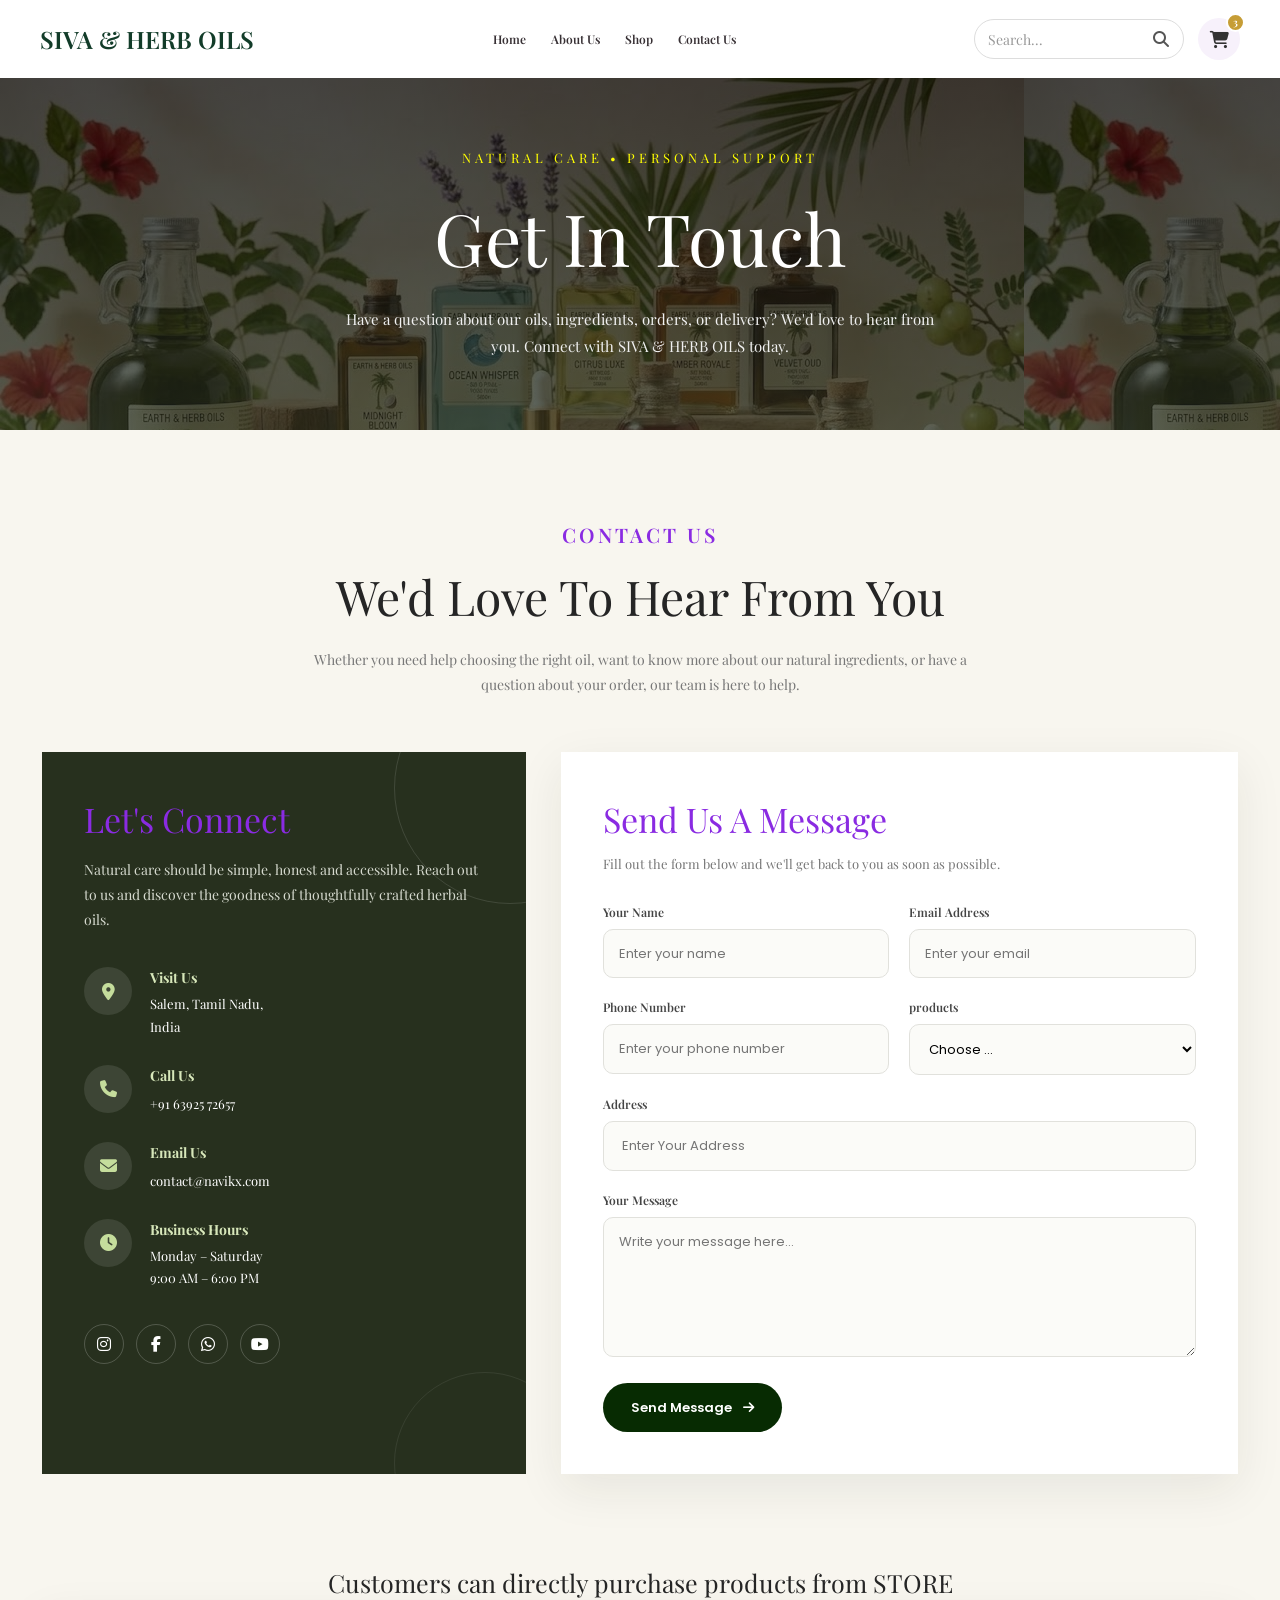
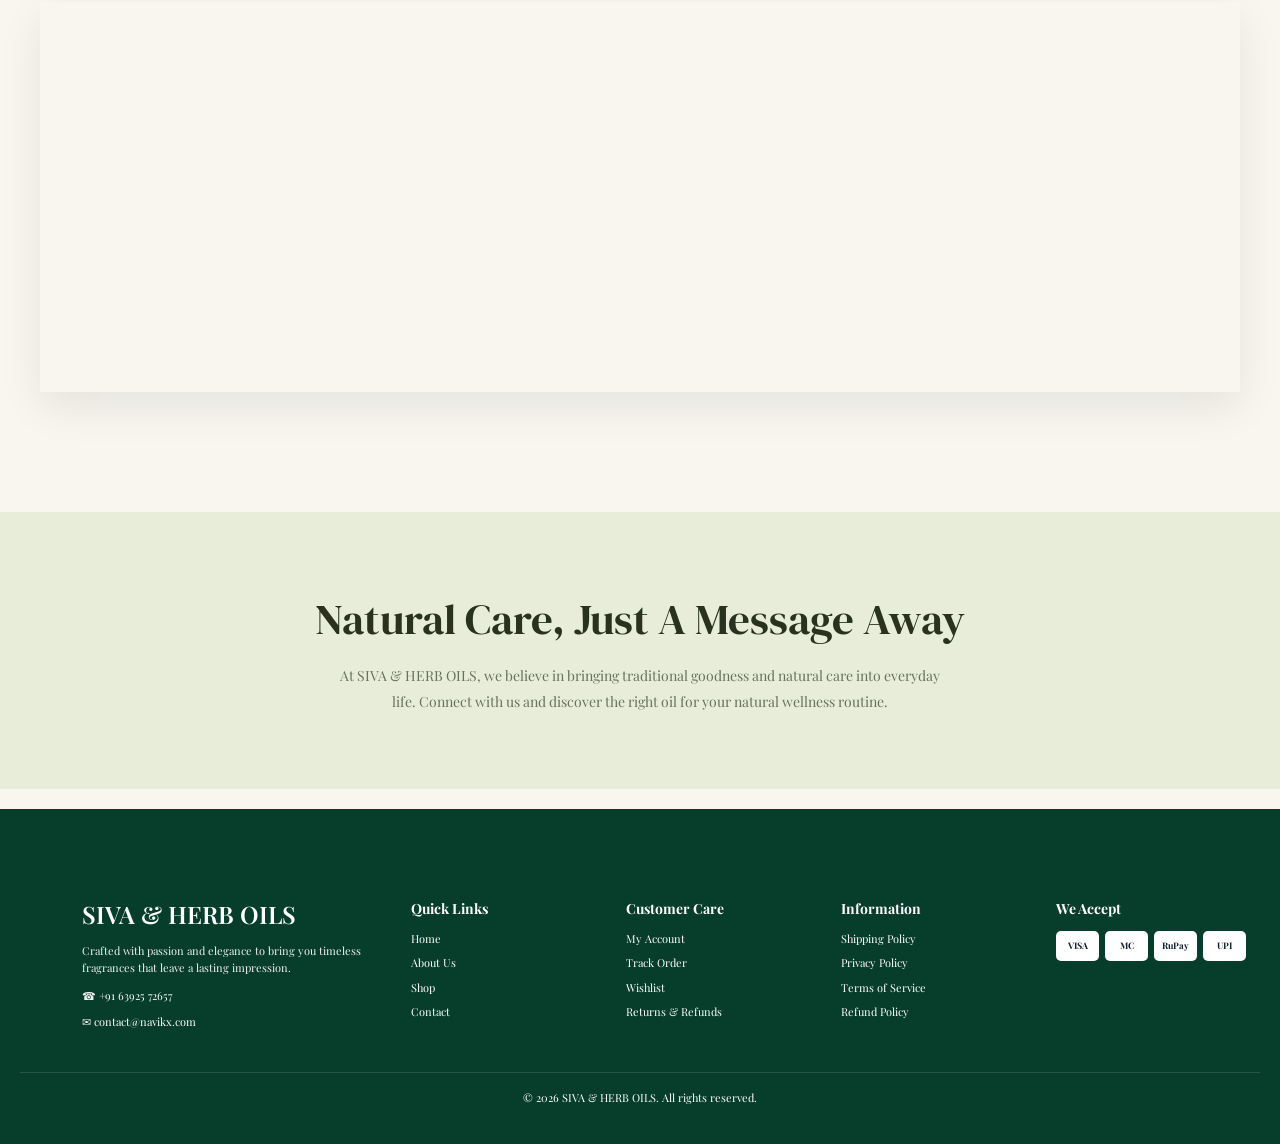
<file: contact.html>
<!DOCTYPE html>
<html lang="en">
<head>
    <meta charset="UTF-8">
    <meta name="viewport" content="width=device-width, initial-scale=1.0">
    <title>Contact Us</title>
    <!-- Google Fonts -->
    <link rel="preconnect" href="https://fonts.googleapis.com">
    <link rel="preconnect" href="https://fonts.gstatic.com" crossorigin>
    <link
        href="https://fonts.googleapis.com/css2?family=DM+Serif+Display&family=Poppins:wght@300;400;500;600;700&display=swap"
        rel="stylesheet">
    <!-- Font Awesome -->
    <link rel="stylesheet" href="https://cdnjs.cloudflare.com/ajax/libs/font-awesome/6.5.2/css/all.min.css">
    <link rel="stylesheet" href="style.css">
    <link rel="stylesheet" href="contact.css">
</head>
<body>
    <!-- ================= NAVBAR ================= -->
    <header class="site-header">
        <div class="container nav">
            <!-- Mobile Menu -->
            <div class="icon-btn mobile-menu" id="menuBtn" aria-label="Open menu">
                ☰
            </div>
            <!-- Logo -->
            <a href="index.html" class="brand">
                SIVA & HERB OILS
            </a>
            <!-- Navigation -->
            <nav id="navLinks">
                <a class="active" href="index.html">Home</a>
                <a href="seller.html">About Us</a>
                <a href="catalog.html">Shop</a>
                <a href="contact.html">Contact Us</a>
            </nav>
            <!-- Navigation Actions -->
            <div class="nav-actions">

                <!-- Search -->
                <div class="search-container">
                    <form action="" class="search-form">

                        <input type="text" name="search" placeholder="Search..." aria-label="Search">

                        <button type="submit" aria-label="Search">
                            <i class="fa fa-search"></i>
                        </button>

                    </form>
                </div>
                <!-- Cart -->
                <a href="add to card .html" class="cart-link" aria-label="Shopping Cart">
                    <i class="fa-solid fa-cart-shopping"></i>
                    <span class="cart-count">3</span>
                </a>
            </div>
        </div>
    </header>


    <!-- ================= HERO ================= -->

    <section class="contact-hero">

        <div class="hero-content">

            <div class="small-title">
                Natural Care • Personal Support
            </div>

            <h1>Get In Touch</h1>

            <p>
                Have a question about our oils, ingredients, orders, or delivery?
                We'd love to hear from you. Connect with SIVA & HERB OILS today.
            </p>

        </div>

    </section>


    <!-- ================= CONTACT SECTION ================= -->

    <section class="contact-section">

        <div class="container">

            <div class="section-heading">

                <span>Contact Us</span>

                <h2>We'd Love To Hear From You</h2>

                <p>
                    Whether you need help choosing the right oil, want to know
                    more about our natural ingredients, or have a question
                    about your order, our team is here to help.
                </p>

            </div>


            <div class="contact-grid">


                <!-- LEFT CONTACT INFORMATION -->

                <div class="contact-info">

                    <h3>Let's Connect</h3>

                    <p>
                        Natural care should be simple, honest and accessible.
                        Reach out to us and discover the goodness of
                        thoughtfully crafted herbal oils.
                    </p>


                    <div class="info-item">

                        <div class="info-icon">
                            <i class="fa-solid fa-location-dot"></i>
                        </div>

                        <div>
                            <h4>Visit Us</h4>
                            <p>
                                Salem, Tamil Nadu,<br>
                                India
                            </p>
                        </div>

                    </div>


                    <div class="info-item">

                        <div class="info-icon">
                            <i class="fa-solid fa-phone"></i>
                        </div>

                        <div>
                            <h4>Call Us</h4>
                            <a href="tel:+916392572657">
                                +91 63925 72657
                            </a>
                        </div>

                    </div>


                    <div class="info-item">

                        <div class="info-icon">
                            <i class="fa-solid fa-envelope"></i>
                        </div>

                        <div>
                            <h4>Email Us</h4>
                            <a href="mailto:contact@navikx.com">
                                contact@navikx.com
                            </a>
                        </div>

                    </div>


                    <div class="info-item">

                        <div class="info-icon">
                            <i class="fa-solid fa-clock"></i>
                        </div>

                        <div>
                            <h4>Business Hours</h4>
                            <p>
                                Monday – Saturday<br>
                                9:00 AM – 6:00 PM
                            </p>
                        </div>

                    </div>


                    <!-- SOCIAL ICONS -->

                    <div class="social-links">

                        <a href="https://www.instagram.com/" aria-label="Instagram">
                            <i class="fa-brands fa-instagram"></i>
                        </a>

                        <a href="https://www.facebook.com/" aria-label="Facebook">
                            <i class="fa-brands fa-facebook-f"></i>
                        </a>

                        <a href="https://Www.whatsapp.com/" aria-label="WhatsApp">
                            <i class="fa-brands fa-whatsapp"></i>
                        </a>

                        <a href="https://www.youtube.com/" aria-label="YouTube">
                            <i class="fa-brands fa-youtube"></i>
                        </a>

                    </div>

                </div>


                <!-- CONTACT FORM -->

                <div class="contact-form">

                    <h3>Send Us A Message</h3>

                    <p>
                        Fill out the form below and we'll get back to you
                        as soon as possible.
                    </p>

                    <form action="#" method="post">

                        <div class="form-row">

                            <div class="form-group">

                                <label for="name">
                                    Your Name
                                </label>

                                <input type="text" id="name" name="name" placeholder="Enter your name" required>

                            </div>


                            <div class="form-group">

                                <label for="email">
                                    Email Address
                                </label>

                                <input type="email" id="email" name="email" placeholder="Enter your email" required>

                            </div>

                        </div>


                        <div class="form-row">

                            <div class="form-group">

                                <label for="phone">
                                    Phone Number
                                </label>

                                <input type="tel" id="phone" name="phone" placeholder="Enter your phone number">

                            </div>
                            <div class="form-group">
                                <label for="subject">
                                    products
                                </label>
                                <select id="subject" name="subject">
                                    <option value="">
                                    Choose ...
                                    </option>                            
                                    
                                    <option value="">
                                        Cold Pressed Coconut Oil
                                    </option>

                                    <option>
                                        Oils and serum
                                    </option>

                                    <option>
                                        Cold Pressed Sesame Oil
                                    </option>

                                    <option>
                                        Hair Care Hibiscus Revitalizing Oil
                                    </option>

                                    <option>
                                        Pure Neem Oil
                                    </option>

                                    <option>
                                        Sweet Almond Oil
                                    </option>

                                    <option>
                                        Warming & Refreshing oils
                                    </option>

                                    <option>
                                        natural essential oil
                                    </option>

                                    <option>
                                     Castor oils
                                    </option>   

                                    <option>
                                     Nourishing oils   
                                    </option>

                                    <option>
                                       Jojoba Oil
                                    </option>

                                    <option>
                                        Bhringraj Oill
                                    </option>

                                </select>

                            </div>

                        </div>

                         <div class="form-group">

                                <label for="email">
                                     Address
                                </label>

                                <input type="Address" id="address" name="address" placeholder=" Enter Your Address" required>

                            </div>


                        <div class="form-group">

                            <label for="message">
                                Your Message
                            </label>

                            <textarea id="message" name="message" placeholder="Write your message here..."
                                required></textarea>

                        </div>


                        <button type="submit" class="submit-btn">

                            Send Message
                            <i class="fa-solid fa-arrow-right"></i>

                        </button>

                    </form>

                </div>

            </div>

        </div>

    </section>


    <!-- ================= MAP ================= -->

    <section class="map-section">
          <div>
                <p>  Customers can directly purchase products from STORE <a href="catalog.html"></a></p>
            </div>
        <div class="map-box">
            <iframe src="https://www.google.com/maps?q= salem,Tamil%20Nadu,India&output=embed" loading="lazy"
                allowfullscreen>
            </iframe>

        </div>
    </section>


    <!-- ================= CTA ================= -->
    <section class="contact-cta">
        <h2>Natural Care, Just A Message Away</h2>
        <p>
            At SIVA & HERB OILS, we believe in bringing traditional
            goodness and natural care into everyday life. Connect with us
            and discover the right oil for your natural wellness routine.
        </p>
    </section>
    <!-- ================= FOOTER ================= -->
    <footer id="contact">
    <div class="footer-container">
      <!-- Company -->
      <div class="footer-box company">
        <h2>SIVA &amp; HERB OILS</h2>
        <p>
          Crafted with passion and elegance to bring you timeless fragrances
          that leave a lasting impression.
        </p>
        <p>☎ <span>+91 63925 72657</span></p>
        <p>✉ <span>contact@navikx.com</span></p>
      </div>
      <!-- Quick Links -->
      <div class="footer-box">
        <h4>Quick Links</h4>

        <a href="index.html">Home</a>
        <a href="seller.html">About Us</a>
        <a href="catalog.html">Shop</a>
        <a href="contact.html">Contact</a>
      </div>

      <!-- Customer Care -->
      <div class="footer-box">
        <h4>Customer Care</h4>

        <a href="#">My Account</a>
        <a href="#">Track Order</a>
        <a href="#">Wishlist</a>
        <a href="#">Returns &amp; Refunds</a>
      </div>

      <!-- Information -->
      <div class="footer-box">
        <h4>Information</h4>

        <a href="#">Shipping Policy</a>
        <a href="#">Privacy Policy</a>
        <a href="#">Terms of Service</a>
        <a href="#">Refund Policy</a>
      </div>
      <!-- Payments -->
      <div class="footer-box payment-box">
        <h4>We Accept</h4>

        <div class="payments">
          <span>VISA</span>
          <span>MC</span>
          <span>RuPay</span>
          <span>UPI</span>
        </div>
      </div>
    </div>
    <!-- Copyright -->
    <div class="copyright">
      © 2026 SIVA &amp; HERB OILS. All rights reserved.
    </div>
  </footer>
    <script src="script.js"></script>

</body>

</html>
</file>
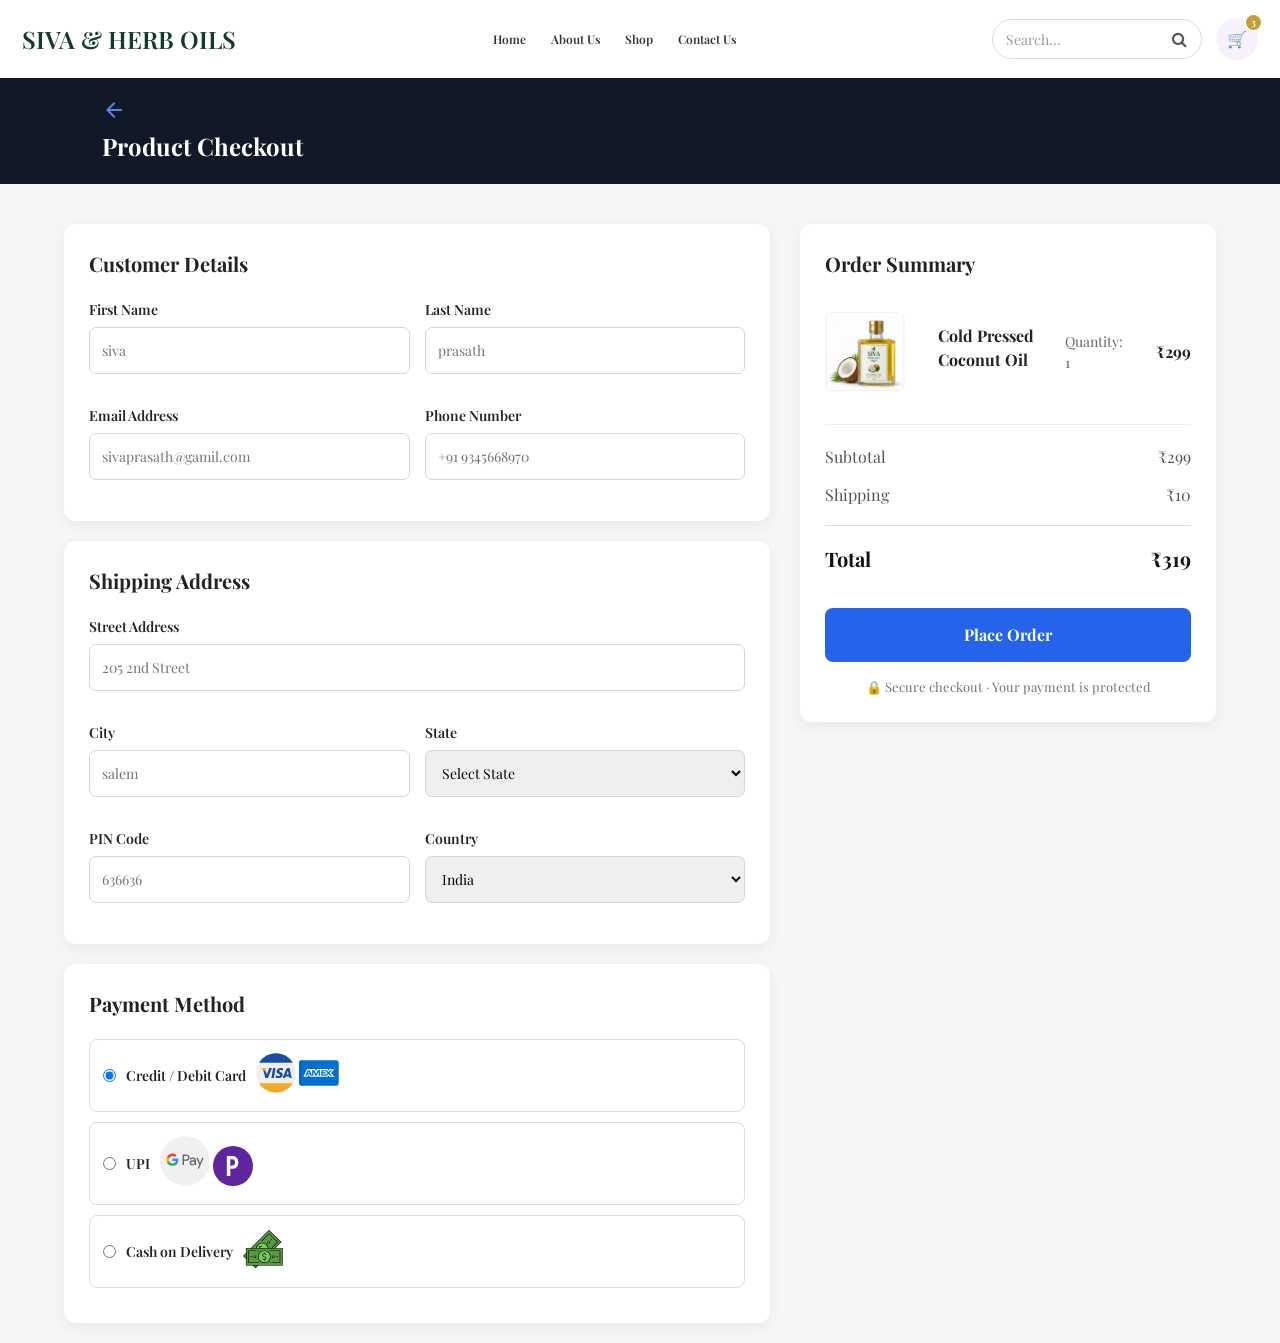
<file: productcheckout.html>
<!DOCTYPE html>
<html lang="en">
<head>
  <meta charset="UTF-8" />
  <meta name="viewport" content="width=device-width, initial-scale=1.0" />
  <title>Checkout</title>
  <link rel="stylesheet" href="https://cdnjs.cloudflare.com/ajax/libs/font-awesome/4.7.0/css/font-awesome.min.css">
  <link rel="stylesheet" href="https://cloudflare.com">
  <link rel="stylesheet" href="https://cdnjs.cloudflare.com/ajax/libs/font-awesome/4.7.0/css/font-awesome.min.css">

  <link rel="stylesheet" href="style.css">
    <style>
    * {
      box-sizing: border-box;
      margin: 0;
      padding: 0;
    }

    body {
      font-family: Arial, sans-serif;
      background: #f5f6f8;
      color: #222;
    }

    .header {
      background: #111827;
      color: white;
      padding: 20px 8%;
    }

    .header h1 {
      font-size: 24px;
    }



    .checkout-container {
      width: 90%;
      max-width: 1200px;
      margin: 40px auto;
      display: grid;
      grid-template-columns: 1.7fr 1fr;
      gap: 30px;
    }

    .card {
      background: white;
      padding: 25px;
      border-radius: 12px;
      box-shadow: 0 4px 15px rgba(0, 0, 0, 0.06);
      margin-bottom: 20px;
    }

    .card h2 {
      font-size: 20px;
      margin-bottom: 20px;
    }

    .form-row {
      display: grid;
      grid-template-columns: 1fr 1fr;
      gap: 15px;
    }

    .form-group {
      margin-bottom: 16px;
    }

    .form-group.full {
      grid-column: 1 / -1;
    }

    label {
      display: block;
      margin-bottom: 7px;
      font-size: 14px;
      font-weight: 600;
    }

    input,
    select {
      width: 100%;
      padding: 12px;
      border: 1px solid #d1d5db;
      border-radius: 7px;
      font-size: 14px;
      outline: none;
    }

    input:focus,
    select:focus {
      border-color: #2563eb;
    }

    .payment-option {
      display: flex;
      align-items: center;
      gap: 10px;
      padding: 13px;
      border: 1px solid #ddd;
      border-radius: 8px;
      margin-bottom: 10px;
      cursor: pointer;
    }

    .payment-option input {
      width: auto;
    }

    .product {
      display: flex;
      gap: 15px;
      align-items: center;
      padding-bottom: 20px;
      margin-bottom: 20px;
      border-bottom: 1px solid #eee;
    }

    .product img {
      width: 80px;
      height: 80px;
      object-fit: cover;
      border-radius: 8px;
      background: #eee;
    }

    .product-info {
      flex: 1;
    }

    .product-info h3 {
      font-size: 16px;
      margin-bottom: 7px;
    }

    .product-info p {
      color: #666;
      font-size: 14px;
    }

    .price {
      font-weight: bold;
    }

    .summary-row {
      display: flex;
      justify-content: space-between;
      margin: 14px 0;
      color: #555;
    }

    .total {
      border-top: 1px solid #ddd;
      padding-top: 18px;
      margin-top: 18px;
      font-size: 20px;
      font-weight: bold;
      color: #111;
    }

    .place-order {
      width: 100%;
      padding: 15px;
      border: none;
      border-radius: 8px;
      background: #2563eb;
      color: white;
      font-size: 16px;
      font-weight: bold;
      cursor: pointer;
      margin-top: 20px;
    }

    .place-order:hover {
      background: #1d4ed8;
    }

    .secure {
      text-align: center;
      margin-top: 15px;
      color: #777;
      font-size: 13px;
    }

    @media (max-width: 768px) {
      .checkout-container {
        grid-template-columns: 1fr;
        margin-top: 25px;
      }

      .form-row {
        grid-template-columns: 1fr;
      }

      .form-group.full {
        grid-column: auto;
      }
    }
  </style>
</head>

<body>
  <!--navbar-->
    <header class="site-header">
    <div class="container nav">

      <!-- Mobile Menu -->
      <div class="icon-btn mobile-menu" id="menuBtn" aria-label="Open menu">
        ☰
      </div>

      <!-- Logo -->
      <a href="#home" class="brand">
        SIVA & HERB OILS
      </a>

      <!-- Navigation -->
      <nav id="navLinks">
        <a class="active" href="index.html">Home</a>
        <a href="seller.html">About Us</a>
        <a href="catalog.html">Shop</a>
        <a href="contact.html">Contact Us</a>
      </nav>

      <!-- Navigation Actions -->
        <div class="nav-actions">

        <!-- Search -->
        <div class="search-container">
          <form action="" class="search-form">

            <input type="text" name="search" placeholder="Search..." aria-label="Search">

            <button type="submit" aria-label="Search">
              <i class="fa fa-search"></i>
            </button>

          </form>
        </div>


        <!-- Cart -->
        <a href="add to card .html" class="cart-link" aria-label="Shopping Cart">

          <div class="icon">
            🛒
          </div>

          <span class="cart-count">3</span>

        </a>

      </div>

    </div>
 
  <header class="header">
    
    <n type="">
                <a href="p1.html">
                    <svg xmlns="http://www.w3.org/2000/svg" height="24px" viewBox="0 -960 960 960" width="24px"
                        fill="#5985E1">
                        <path d="m313-440 224 224-57 56-320-320 320-320 57 56-224 224h487v80H313Z" />
                    </svg>
                </a>
              </n>

       <h1>Product Checkout</h1>
   
  </header>

  <main class="checkout-container">

    <!-- Left Section -->
    <section>

      <!-- Customer Details -->
      <div class="card">
        <h2>Customer Details</h2>

        <div class="form-row">
          <div class="form-group">
            <label for="firstName">First Name</label>
            <input type="text" id="firstName" placeholder="siva" />
          </div>

          <div class="form-group">
            <label for="lastName">Last Name</label>
            <input type="text" id="lastName" placeholder="prasath" />
          </div>

          <div class="form-group">
            <label for="email">Email Address</label>
            <input type="email" id="email" placeholder="sivaprasath@gamil.com" />
          </div>

          <div class="form-group">
            <label for="phone">Phone Number</label>
            <input type="tel" id="phone" placeholder="+91 9345668970" />
          </div>
        </div>
      </div>

      <!-- Shipping Address -->
      <div class="card">
        <h2>Shipping Address</h2>

        <div class="form-row">
          <div class="form-group full">
            <label for="address">Street Address</label>
            <input type="text" id="address" placeholder="205 2nd Street" />
          </div>

          <div class="form-group">
            <label for="city">City</label>
            <input type="text" id="city" placeholder="salem" />
          </div>

          <div class="form-group">
            <label for="state">State</label>
            <select id="state">
              <option value="">Select State</option>
              <option>Tamil Nadu</option>
              <option>Karnataka</option>
              <option>Kerala</option>
              <option>Maharashtra</option>
              <option>Telangana</option>
            </select>
          </div>

          <div class="form-group">
            <label for="zip">PIN Code</label>
            <input type="text" id="zip" placeholder="636636" />
          </div>

          <div class="form-group">
            <label for="country">Country</label>
            <select id="country">
              <option>India</option>
              <option>United States</option>
              <option>United Kingdom</option>
            </select>
          </div>
        </div>
      </div>

      <!-- Payment -->
      <div class="card">
        <h2>Payment Method</h2>

        <label class="payment-option">
          <input type="radio" name="payment" value="card" checked />
          Credit / Debit Card
          <div class="icon-container">
            <svg xmlns="http://www.w3.org/2000/svg" xmlns:xlink="http://www.w3.org/1999/xlink" version="1.1" width="40"
              height="40" viewBox="0 0 256 256" xml:space="preserve">
              <g style="stroke: none; stroke-width: 0; stroke-dasharray: none; stroke-linecap: butt; stroke-linejoin: miter; stroke-miterlimit: 10; fill: none; fill-rule: nonzero; opacity: 1;"
                transform="translate(1.4065934065934016 1.4065934065934016) scale(2.81 2.81)">
                <path
                  d="M 0 45 c 0 9.925 3.22 19.094 8.663 26.535 h 72.674 C 86.78 64.094 90 54.925 90 45 s -3.22 -19.094 -8.663 -26.535 H 8.663 C 3.22 25.906 0 35.075 0 45 z"
                  style="stroke: none; stroke-width: 1; stroke-dasharray: none; stroke-linecap: butt; stroke-linejoin: miter; stroke-miterlimit: 10; fill: rgb(240,240,240); fill-rule: nonzero; opacity: 1;"
                  transform=" matrix(1 0 0 1 0 0) " stroke-linecap="round" />
                <path
                  d="M 9.259 34.213 c 0.96 -0.494 2.058 -0.295 3.089 -0.314 c 2.362 0.062 4.728 -0.057 7.09 0.048 c 1.064 -0.005 1.977 0.879 2.124 1.91 c 0.741 3.592 1.421 7.199 2.148 10.801 c -1.202 -4.22 -4.376 -7.665 -8.107 -9.855 C 13.631 35.619 11.43 34.93 9.259 34.213 z"
                  style="stroke: none; stroke-width: 1; stroke-dasharray: none; stroke-linecap: butt; stroke-linejoin: miter; stroke-miterlimit: 10; fill: rgb(244,169,41); fill-rule: nonzero; opacity: 1;"
                  transform=" matrix(1 0 0 1 0 0) " stroke-linecap="round" />
                <path
                  d="M 29.806 33.909 c 2.048 0.024 4.091 0.014 6.135 0 c -3.108 7.427 -6.006 14.94 -9.181 22.339 c -1.996 -0.062 -3.992 -0.033 -5.987 -0.033 c -1.768 -6.458 -3.417 -12.949 -5.17 -19.411 c 3.73 2.191 6.904 5.636 8.107 9.855 c 0.181 0.817 0.309 1.654 0.466 2.48 C 26.038 44.059 27.924 38.984 29.806 33.909 z"
                  style="stroke: none; stroke-width: 1; stroke-dasharray: none; stroke-linecap: butt; stroke-linejoin: miter; stroke-miterlimit: 10; fill: rgb(27,77,162); fill-rule: nonzero; opacity: 1;"
                  transform=" matrix(1 0 0 1 0 0) " stroke-linecap="round" />
                <path
                  d="M 38.236 33.899 c 1.925 0.014 3.849 0.014 5.774 0 c -1.183 7.441 -2.428 14.873 -3.583 22.32 c -1.915 0.005 -3.83 0.005 -5.75 0 C 35.779 48.768 37.076 41.345 38.236 33.899 z"
                  style="stroke: none; stroke-width: 1; stroke-dasharray: none; stroke-linecap: butt; stroke-linejoin: miter; stroke-miterlimit: 10; fill: rgb(27,77,162); fill-rule: nonzero; opacity: 1;"
                  transform=" matrix(1 0 0 1 0 0) " stroke-linecap="round" />
                <path
                  d="M 49.483 35.301 c 3.45 -2.267 7.959 -2.2 11.775 -0.946 c -0.176 1.649 -0.451 3.284 -0.737 4.913 c -2.029 -0.974 -4.395 -1.407 -6.6 -0.841 c -1.041 0.247 -2.067 1.54 -1.202 2.509 c 1.777 1.82 4.576 2.233 6.249 4.215 c 1.939 1.896 1.867 5.089 0.546 7.308 c -1.397 2.343 -4.087 3.569 -6.705 3.92 c -2.96 0.309 -6.044 0.124 -8.819 -1.022 c 0.295 -1.663 0.542 -3.336 0.841 -4.999 c 2.4 1.24 5.184 1.863 7.86 1.269 c 0.908 -0.304 1.844 -1.05 1.763 -2.115 c -0.299 -1.269 -1.625 -1.81 -2.656 -2.385 c -2.001 -0.984 -4.153 -2.191 -5.051 -4.353 C 45.63 40.043 47.107 36.845 49.483 35.301 z"
                  style="stroke: none; stroke-width: 1; stroke-dasharray: none; stroke-linecap: butt; stroke-linejoin: miter; stroke-miterlimit: 10; fill: rgb(27,77,162); fill-rule: nonzero; opacity: 1;"
                  transform=" matrix(1 0 0 1 0 0) " stroke-linecap="round" />
                <path
                  d="M 76.07 33.928 c -1.768 0.033 -3.545 -0.071 -5.313 0.052 c -1.202 0.062 -1.963 1.178 -2.347 2.205 c -2.78 6.691 -5.593 13.367 -8.378 20.053 c 2.015 -0.005 4.03 -0.005 6.044 -0.005 c 0.423 -1.117 0.832 -2.243 1.226 -3.369 c 2.461 0.014 4.923 0.01 7.389 0.01 c 0.228 1.126 0.466 2.248 0.718 3.364 c 1.777 -0.005 3.554 -0.005 5.332 -0.01 C 79.183 48.796 77.652 41.36 76.07 33.928 z M 68.98 48.273 c 1.074 -2.761 1.953 -5.602 3.155 -8.311 c 0.356 2.804 1.055 5.55 1.63 8.316 C 72.169 48.278 70.577 48.278 68.98 48.273 z"
                  style="stroke: none; stroke-width: 1; stroke-dasharray: none; stroke-linecap: butt; stroke-linejoin: miter; stroke-miterlimit: 10; fill: rgb(27,77,162); fill-rule: nonzero; opacity: 1;"
                  transform=" matrix(1 0 0 1 0 0) " stroke-linecap="round" />
                <path d="M 83.427 21.576 C 75.524 8.637 61.271 0 45 0 S 14.476 8.637 6.573 21.576 H 83.427 z"
                  style="stroke: none; stroke-width: 1; stroke-dasharray: none; stroke-linecap: butt; stroke-linejoin: miter; stroke-miterlimit: 10; fill: rgb(27,77,162); fill-rule: nonzero; opacity: 1;"
                  transform=" matrix(1 0 0 1 0 0) " stroke-linecap="round" />
                <path
                  d="M 6.573 68.424 C 14.476 81.362 28.727 89.999 44.998 90 h 0.005 c 16.27 -0.001 30.522 -8.638 38.425 -21.576 H 6.573 z"
                  style="stroke: none; stroke-width: 1; stroke-dasharray: none; stroke-linecap: butt; stroke-linejoin: miter; stroke-miterlimit: 10; fill: rgb(244,169,41); fill-rule: nonzero; opacity: 1;"
                  transform=" matrix(1 0 0 1 0 0) " stroke-linecap="round" />
              </g>
            </svg>
            <svg xmlns="http://www.w3.org/2000/svg" xmlns:xlink="http://www.w3.org/1999/xlink" version="1.1" width="40"
              height="40" viewBox="0 0 256 256" xml:space="preserve">
              <g style="stroke: none; stroke-width: 0; stroke-dasharray: none; stroke-linecap: butt; stroke-linejoin: miter; stroke-miterlimit: 10; fill: none; fill-rule: nonzero; opacity: 1;"
                transform="translate(1.4065934065934016 1.4065934065934016) scale(2.81 2.81)">
                <path
                  d="M 84.259 16.068 H 5.741 C 2.57 16.068 0 18.638 0 21.809 v 6.131 v 2 V 60.06 v 2 v 6.131 c 0 3.171 2.57 5.741 5.741 5.741 h 78.518 c 3.171 0 5.741 -2.57 5.741 -5.741 V 62.06 v -2 V 29.94 v -2 v -6.131 C 90 18.638 87.43 16.068 84.259 16.068 z"
                  style="stroke: none; stroke-width: 1; stroke-dasharray: none; stroke-linecap: butt; stroke-linejoin: miter; stroke-miterlimit: 10; fill: rgb(1,111,208); fill-rule: nonzero; opacity: 1;"
                  transform=" matrix(1 0 0 1 0 0) " stroke-linecap="round" />
                <path
                  d="M 4 68.191 V 62.06 v -2 V 29.94 v -2 v -6.131 c 0 -3.171 2.57 -5.741 5.741 -5.741 h -4 C 2.57 16.068 0 18.638 0 21.809 v 6.131 V 62.06 v 6.131 c 0 3.171 2.57 5.741 5.741 5.741 h 4 C 6.57 73.932 4 71.362 4 68.191 z"
                  style="stroke: none; stroke-width: 1; stroke-dasharray: none; stroke-linecap: butt; stroke-linejoin: miter; stroke-miterlimit: 10; fill: rgb(0,100,188); fill-rule: nonzero; opacity: 1;"
                  transform=" matrix(1 0 0 1 0 0) " stroke-linecap="round" />
                <path
                  d="M 17.513 36.122 L 9.5 53.855 h 9.593 l 1.189 -2.827 H 23 l 1.189 2.827 h 10.559 v -2.158 l 0.941 2.158 h 5.462 l 0.941 -2.203 v 2.203 h 21.959 l 2.67 -2.754 l 2.5 2.754 L 80.5 53.878 l -8.038 -8.839 l 8.038 -8.916 H 69.396 l -2.599 2.703 l -2.422 -2.703 H 40.487 l -2.051 4.577 l -2.099 -4.577 h -9.573 v 2.084 l -1.065 -2.084 C 25.698 36.122 17.513 36.122 17.513 36.122 z M 19.369 38.64 h 4.676 l 5.315 12.024 V 38.64 h 5.122 l 4.105 8.621 l 3.783 -8.621 h 5.097 v 12.724 h -3.101 l -0.025 -9.971 l -4.521 9.971 h -2.774 l -4.547 -9.971 v 9.971 h -6.38 l -1.21 -2.853 h -6.534 l -1.207 2.85 H 13.75 C 13.75 51.362 19.369 38.64 19.369 38.64 z M 50.305 38.64 h 12.61 l 3.857 4.166 l 3.981 -4.166 h 3.857 l -5.86 6.395 l 5.86 6.321 h -4.032 l -3.857 -4.214 l -4.001 4.214 H 50.305 L 50.305 38.64 L 50.305 38.64 z M 21.644 40.793 l -2.153 5.082 h 4.303 L 21.644 40.793 z M 53.419 41.275 v 2.323 h 6.879 v 2.589 h -6.879 v 2.536 h 7.716 l 3.585 -3.735 l -3.433 -3.715 h -7.868 L 53.419 41.275 z"
                  style="stroke: none; stroke-width: 1; stroke-dasharray: none; stroke-linecap: butt; stroke-linejoin: miter; stroke-miterlimit: 10; fill: rgb(255,255,255); fill-rule: nonzero; opacity: 1;"
                  transform=" matrix(1 0 0 1 0 0) " stroke-linecap="round" />
              </g>
            </svg>



          </div>

        </label>

        <label class="payment-option">
          <input type="radio" name="payment" value="upi" />
          UPI
          <div class="icon-container">
            <svg xmlns="http://www.w3.org/2000/svg" xmlns:xlink="http://www.w3.org/1999/xlink" version="1.1" width="50"
              height="50" viewBox="0 0 256 256" xml:space="preserve">
              <g style="stroke: none; stroke-width: 0; stroke-dasharray: none; stroke-linecap: butt; stroke-linejoin: miter; stroke-miterlimit: 10; fill: none; fill-rule: nonzero; opacity: 1;"
                transform="translate(1.4065934065934016 1.4065934065934016) scale(2.81 2.81)">
                <circle cx="45" cy="45" r="45"
                  style="stroke: none; stroke-width: 1; stroke-dasharray: none; stroke-linecap: butt; stroke-linejoin: miter; stroke-miterlimit: 10; fill: rgb(240,240,240); fill-rule: nonzero; opacity: 1;"
                  transform="  matrix(1 0 0 1 0 0) " />
                <path
                  d="M 43.141 44.662 v 7.903 h -2.549 V 33.021 h 6.628 c 1.614 0 3.144 0.595 4.334 1.699 c 1.19 1.02 1.784 2.549 1.784 4.164 s -0.595 3.059 -1.784 4.164 c -1.19 1.105 -2.634 1.699 -4.334 1.699 L 43.141 44.662 L 43.141 44.662 z M 43.141 35.4 v 6.798 h 4.249 c 0.935 0 1.869 -0.34 2.464 -1.02 c 1.36 -1.275 1.36 -3.399 0.085 -4.674 l -0.085 -0.085 c -0.68 -0.68 -1.53 -1.105 -2.464 -1.02 H 43.141 L 43.141 35.4 z"
                  style="stroke: none; stroke-width: 1; stroke-dasharray: none; stroke-linecap: butt; stroke-linejoin: miter; stroke-miterlimit: 10; fill: rgb(95,99,104); fill-rule: nonzero; opacity: 1;"
                  transform=" matrix(1 0 0 1 0 0) " stroke-linecap="round" />
                <path
                  d="M 59.201 38.799 c 1.869 0 3.314 0.51 4.419 1.53 s 1.614 2.379 1.614 4.079 v 8.157 h -2.379 v -1.869 H 62.77 c -1.02 1.53 -2.464 2.294 -4.164 2.294 c -1.445 0 -2.719 -0.425 -3.739 -1.275 c -0.935 -0.85 -1.53 -2.039 -1.53 -3.314 c 0 -1.36 0.51 -2.464 1.53 -3.314 c 1.02 -0.85 2.464 -1.19 4.164 -1.19 c 1.53 0 2.719 0.255 3.654 0.85 v -0.595 c 0 -0.85 -0.34 -1.699 -1.02 -2.209 c -0.68 -0.595 -1.53 -0.935 -2.464 -0.935 c -1.445 0 -2.549 0.595 -3.314 1.784 l -2.209 -1.36 C 55.037 39.649 56.822 38.799 59.201 38.799 z M 55.972 48.486 c 0 0.68 0.34 1.275 0.85 1.614 c 0.595 0.425 1.275 0.68 1.954 0.68 c 1.02 0 2.039 -0.425 2.804 -1.19 c 0.85 -0.765 1.275 -1.699 1.275 -2.719 c -0.765 -0.595 -1.869 -0.935 -3.314 -0.935 c -1.02 0 -1.869 0.255 -2.549 0.765 C 56.312 47.127 55.972 47.721 55.972 48.486 z"
                  style="stroke: none; stroke-width: 1; stroke-dasharray: none; stroke-linecap: butt; stroke-linejoin: miter; stroke-miterlimit: 10; fill: rgb(95,99,104); fill-rule: nonzero; opacity: 1;"
                  transform=" matrix(1 0 0 1 0 0) " stroke-linecap="round" />
                <path
                  d="M 79 39.224 l -8.412 19.289 h -2.549 l 3.144 -6.713 l -5.523 -12.491 h 2.719 l 3.994 9.602 h 0.085 l 3.909 -9.602 H 79 V 39.224 z"
                  style="stroke: none; stroke-width: 1; stroke-dasharray: none; stroke-linecap: butt; stroke-linejoin: miter; stroke-miterlimit: 10; fill: rgb(95,99,104); fill-rule: nonzero; opacity: 1;"
                  transform=" matrix(1 0 0 1 0 0) " stroke-linecap="round" />
                <path
                  d="M 33.029 42.963 c 0 -0.765 -0.085 -1.53 -0.17 -2.294 H 22.238 v 4.334 h 6.033 c -0.255 1.36 -1.02 2.634 -2.209 3.399 v 2.804 h 3.654 C 31.84 49.251 33.029 46.362 33.029 42.963 z"
                  style="stroke: none; stroke-width: 1; stroke-dasharray: none; stroke-linecap: butt; stroke-linejoin: miter; stroke-miterlimit: 10; fill: rgb(66,133,244); fill-rule: nonzero; opacity: 1;"
                  transform=" matrix(1 0 0 1 0 0) " stroke-linecap="round" />
                <path
                  d="M 22.238 53.924 c 3.059 0 5.608 -1.02 7.478 -2.719 l -3.654 -2.804 c -1.02 0.68 -2.294 1.105 -3.824 1.105 c -2.889 0 -5.438 -1.954 -6.288 -4.674 h -3.739 v 2.889 C 14.165 51.545 17.989 53.924 22.238 53.924 z"
                  style="stroke: none; stroke-width: 1; stroke-dasharray: none; stroke-linecap: butt; stroke-linejoin: miter; stroke-miterlimit: 10; fill: rgb(52,168,83); fill-rule: nonzero; opacity: 1;"
                  transform=" matrix(1 0 0 1 0 0) " stroke-linecap="round" />
                <path
                  d="M 15.95 44.832 c -0.51 -1.36 -0.51 -2.889 0 -4.334 V 37.61 h -3.739 c -1.614 3.144 -1.614 6.883 0 10.112 L 15.95 44.832 z"
                  style="stroke: none; stroke-width: 1; stroke-dasharray: none; stroke-linecap: butt; stroke-linejoin: miter; stroke-miterlimit: 10; fill: rgb(251,188,4); fill-rule: nonzero; opacity: 1;"
                  transform=" matrix(1 0 0 1 0 0) " stroke-linecap="round" />
                <path
                  d="M 22.238 35.91 c 1.614 0 3.144 0.595 4.334 1.699 l 0 0 l 3.229 -3.229 c -2.039 -1.869 -4.759 -2.974 -7.478 -2.889 c -4.249 0 -8.157 2.379 -10.027 6.203 l 3.739 2.889 C 16.799 37.865 19.349 35.91 22.238 35.91 z"
                  style="stroke: none; stroke-width: 1; stroke-dasharray: none; stroke-linecap: butt; stroke-linejoin: miter; stroke-miterlimit: 10; fill: rgb(234,67,53); fill-rule: nonzero; opacity: 1;"
                  transform=" matrix(1 0 0 1 0 0) " stroke-linecap="round" />
              </g>
            </svg>

            <svg xmlns="http://w3.org" viewBox="0 0 24 24" width="40" height="40">
              <circle cx="12" cy="12" r="12" fill="#5F259F" />
              <path fill="#FFFFFF"
                d="M11.5 6h-3.2v12h2.1v-4.3h1.1c2.2 0 3.7-1.3 3.7-3.8 0-2.5-1.5-3.9-3.7-3.9zm0 5.8h-1.1V7.9h1.1c1.1 0 1.7.6 1.7 1.9s-.6 1.9-1.7 1.9z" />
            </svg>


          </div>

        </label>

        <label class="payment-option">
          <input type="radio" name="payment" value="cod" />
          Cash on Delivery
          <div class="icon-container">
            <svg xmlns="http://www.w3.org/2000/svg" xmlns:xlink="http://www.w3.org/1999/xlink" version="1.1" width="40"
              height="40" viewBox="0 0 256 256" xml:space="preserve">
              <g style="stroke: none; stroke-width: 0; stroke-dasharray: none; stroke-linecap: butt; stroke-linejoin: miter; stroke-miterlimit: 10; fill: none; fill-rule: nonzero; opacity: 1;"
                transform="translate(1.4065934065934016 1.4065934065934016) scale(2.81 2.81)">
                <rect x="2.13" y="25.75" rx="0" ry="0" width="82.5" height="38.5"
                  style="stroke: none; stroke-width: 1; stroke-dasharray: none; stroke-linecap: butt; stroke-linejoin: miter; stroke-miterlimit: 10; fill: rgb(89,153,68); fill-rule: nonzero; opacity: 1;"
                  transform=" matrix(0.7025 -0.7116 0.7116 0.7025 -19.1194 44.2588) " />
                <path
                  d="M 86.563 29.66 L 28.6 88.374 c -0.273 0.276 -0.718 0.279 -0.994 0.006 L 0.209 61.335 c -0.276 -0.273 -0.279 -0.718 -0.006 -0.994 L 58.166 1.626 c 0.273 -0.276 0.718 -0.279 0.994 -0.006 l 27.396 27.046 C 86.833 28.938 86.835 29.384 86.563 29.66 z M 28.093 86.885 l 56.975 -57.713 L 58.673 3.115 L 1.697 60.828 L 28.093 86.885 z"
                  style="stroke: none; stroke-width: 1; stroke-dasharray: none; stroke-linecap: butt; stroke-linejoin: miter; stroke-miterlimit: 10; fill: rgb(0,0,0); fill-rule: nonzero; opacity: 1;"
                  transform=" matrix(1 0 0 1 0 0) " stroke-linecap="round" />
                <circle cx="43.379999999999995" cy="45" r="13.68"
                  style="stroke: none; stroke-width: 1; stroke-dasharray: none; stroke-linecap: butt; stroke-linejoin: miter; stroke-miterlimit: 10; fill: rgb(118,204,91); fill-rule: nonzero; opacity: 1;"
                  transform="  matrix(1 0 0 1 0 0) " />
                <circle cx="28.351999999999997" cy="60.222" r="2.292"
                  style="stroke: none; stroke-width: 1; stroke-dasharray: none; stroke-linecap: butt; stroke-linejoin: miter; stroke-miterlimit: 10; fill: rgb(118,204,91); fill-rule: nonzero; opacity: 1;"
                  transform="  matrix(1 0 0 1 0 0) " />
                <circle cx="57.872" cy="30.322000000000003" r="2.292"
                  style="stroke: none; stroke-width: 1; stroke-dasharray: none; stroke-linecap: butt; stroke-linejoin: miter; stroke-miterlimit: 10; fill: rgb(118,204,91); fill-rule: nonzero; opacity: 1;"
                  transform="  matrix(1 0 0 1 0 0) " />
                <path
                  d="M 53.619 55.105 c -5.572 5.644 -14.696 5.703 -20.341 0.131 c -5.644 -5.572 -5.703 -14.696 -0.131 -20.341 c 5.572 -5.645 14.697 -5.703 20.341 -0.131 C 59.133 40.336 59.191 49.461 53.619 55.105 z M 34.148 35.883 c -5.027 5.092 -4.974 13.325 0.118 18.352 c 5.093 5.028 13.325 4.975 18.352 -0.118 c 5.028 -5.093 4.975 -13.325 -0.118 -18.353 C 47.408 30.738 39.175 30.791 34.148 35.883 z"
                  style="stroke: none; stroke-width: 1; stroke-dasharray: none; stroke-linecap: butt; stroke-linejoin: miter; stroke-miterlimit: 10; fill: rgb(0,0,0); fill-rule: nonzero; opacity: 1;"
                  transform=" matrix(1 0 0 1 0 0) " stroke-linecap="round" />
                <path
                  d="M 48.666 50.399 c -1.458 1.476 -3.502 2.019 -5.207 1.381 c -0.364 -0.136 -0.548 -0.541 -0.412 -0.905 c 0.134 -0.364 0.541 -0.548 0.905 -0.412 c 1.169 0.437 2.662 0.015 3.714 -1.051 c 1.053 -1.066 1.456 -2.564 1.004 -3.728 c -0.253 -0.592 -0.601 -0.967 -1.056 -1.124 c -0.812 -0.281 -2.085 0.065 -3.892 1.057 c -1.504 0.826 -3.436 1.703 -5.028 1.153 c -0.84 -0.29 -1.478 -0.937 -1.898 -1.922 c -0.669 -1.719 -0.153 -3.77 1.305 -5.246 s 3.502 -2.018 5.207 -1.38 c 0.364 0.137 0.548 0.541 0.412 0.905 c -0.136 0.363 -0.541 0.548 -0.905 0.412 c -1.169 -0.438 -2.661 -0.016 -3.714 1.051 c -1.053 1.066 -1.456 2.564 -1.003 3.728 c 0.253 0.592 0.601 0.966 1.056 1.124 c 0.811 0.281 2.084 -0.065 3.891 -1.057 c 1.504 -0.826 3.436 -1.703 5.027 -1.153 c 0.84 0.29 1.479 0.936 1.9 1.922 C 50.64 46.871 50.124 48.922 48.666 50.399 z"
                  style="stroke: none; stroke-width: 1; stroke-dasharray: none; stroke-linecap: butt; stroke-linejoin: miter; stroke-miterlimit: 10; fill: rgb(0,0,0); fill-rule: nonzero; opacity: 1;"
                  transform=" matrix(1 0 0 1 0 0) " stroke-linecap="round" />
                <path
                  d="M 50.054 51.769 c -0.273 0.276 -0.718 0.279 -0.994 0.006 l -1.388 -1.37 c -0.276 -0.273 -0.279 -0.718 -0.006 -0.994 s 0.718 -0.279 0.994 -0.006 l 1.388 1.37 C 50.324 51.047 50.327 51.493 50.054 51.769 z"
                  style="stroke: none; stroke-width: 1; stroke-dasharray: none; stroke-linecap: butt; stroke-linejoin: miter; stroke-miterlimit: 10; fill: rgb(0,0,0); fill-rule: nonzero; opacity: 1;"
                  transform=" matrix(1 0 0 1 0 0) " stroke-linecap="round" />
                <path
                  d="M 38.917 40.775 c -0.273 0.276 -0.718 0.279 -0.994 0.006 l -1.388 -1.37 c -0.276 -0.273 -0.279 -0.718 -0.006 -0.994 s 0.718 -0.279 0.994 -0.006 l 1.388 1.37 C 39.187 40.053 39.19 40.499 38.917 40.775 z"
                  style="stroke: none; stroke-width: 1; stroke-dasharray: none; stroke-linecap: butt; stroke-linejoin: miter; stroke-miterlimit: 10; fill: rgb(0,0,0); fill-rule: nonzero; opacity: 1;"
                  transform=" matrix(1 0 0 1 0 0) " stroke-linecap="round" />
                <path
                  d="M 45.084 63.751 L 28.549 80.5 c -0.273 0.276 -0.718 0.279 -0.994 0.006 L 8.084 61.284 c -0.276 -0.273 -0.279 -0.718 -0.006 -0.994 l 12.149 -12.307 c 0.273 -0.276 0.718 -0.279 0.994 -0.006 s 0.279 0.718 0.006 0.994 L 9.572 60.777 l 18.47 18.234 l 16.041 -16.248 c 0.273 -0.276 0.718 -0.279 0.994 -0.006 C 45.354 63.029 45.357 63.475 45.084 63.751 z"
                  style="stroke: none; stroke-width: 1; stroke-dasharray: none; stroke-linecap: butt; stroke-linejoin: miter; stroke-miterlimit: 10; fill: rgb(0,0,0); fill-rule: nonzero; opacity: 1;"
                  transform=" matrix(1 0 0 1 0 0) " stroke-linecap="round" />
                <path
                  d="M 25.613 44.529 l -1.596 1.616 c -0.273 0.276 -0.718 0.279 -0.994 0.006 s -0.279 -0.718 -0.006 -0.994 l 1.596 -1.616 c 0.273 -0.276 0.718 -0.279 0.994 -0.006 C 25.883 43.807 25.886 44.253 25.613 44.529 z"
                  style="stroke: none; stroke-width: 1; stroke-dasharray: none; stroke-linecap: butt; stroke-linejoin: miter; stroke-miterlimit: 10; fill: rgb(0,0,0); fill-rule: nonzero; opacity: 1;"
                  transform=" matrix(1 0 0 1 0 0) " stroke-linecap="round" />
                <path
                  d="M 78.688 29.711 L 66.54 42.017 c -0.273 0.276 -0.718 0.279 -0.994 0.006 c -0.276 -0.273 -0.279 -0.718 -0.006 -0.994 l 11.655 -11.806 L 58.723 10.99 l -16.04 16.248 c -0.273 0.276 -0.718 0.279 -0.994 0.006 s -0.279 -0.718 -0.006 -0.994 L 58.216 9.501 c 0.273 -0.276 0.718 -0.279 0.994 -0.006 l 19.471 19.222 C 78.958 28.99 78.961 29.435 78.688 29.711 z"
                  style="stroke: none; stroke-width: 1; stroke-dasharray: none; stroke-linecap: butt; stroke-linejoin: miter; stroke-miterlimit: 10; fill: rgb(0,0,0); fill-rule: nonzero; opacity: 1;"
                  transform=" matrix(1 0 0 1 0 0) " stroke-linecap="round" />
                <path
                  d="M 63.75 44.843 l -1.596 1.617 c -0.273 0.276 -0.718 0.279 -0.994 0.006 s -0.279 -0.718 -0.006 -0.994 l 1.596 -1.617 c 0.273 -0.276 0.718 -0.279 0.994 -0.006 S 64.023 44.567 63.75 44.843 z"
                  style="stroke: none; stroke-width: 1; stroke-dasharray: none; stroke-linecap: butt; stroke-linejoin: miter; stroke-miterlimit: 10; fill: rgb(0,0,0); fill-rule: nonzero; opacity: 1;"
                  transform=" matrix(1 0 0 1 0 0) " stroke-linecap="round" />
                <path
                  d="M 65.733 23.362 l -2.578 2.611 c -0.273 0.276 -0.718 0.279 -0.994 0.006 c -0.276 -0.273 -0.279 -0.718 -0.006 -0.994 l 2.578 -2.611 c 0.273 -0.276 0.718 -0.279 0.994 -0.006 C 66.002 22.64 66.005 23.085 65.733 23.362 z"
                  style="stroke: none; stroke-width: 1; stroke-dasharray: none; stroke-linecap: butt; stroke-linejoin: miter; stroke-miterlimit: 10; fill: rgb(0,0,0); fill-rule: nonzero; opacity: 1;"
                  transform=" matrix(1 0 0 1 0 0) " stroke-linecap="round" />
                <path
                  d="M 24.612 65.015 l -2.578 2.611 c -0.273 0.276 -0.718 0.279 -0.994 0.006 c -0.276 -0.273 -0.279 -0.718 -0.006 -0.994 l 2.578 -2.611 c 0.273 -0.276 0.718 -0.279 0.994 -0.006 C 24.882 64.294 24.884 64.739 24.612 65.015 z"
                  style="stroke: none; stroke-width: 1; stroke-dasharray: none; stroke-linecap: butt; stroke-linejoin: miter; stroke-miterlimit: 10; fill: rgb(0,0,0); fill-rule: nonzero; opacity: 1;"
                  transform=" matrix(1 0 0 1 0 0) " stroke-linecap="round" />
                <path
                  d="M 30.487 62.326 c -1.16 1.175 -3.06 1.188 -4.235 0.027 c -1.175 -1.16 -1.187 -3.06 -0.027 -4.235 c 1.16 -1.175 3.06 -1.187 4.235 -0.027 C 31.635 59.252 31.647 61.151 30.487 62.326 z M 27.225 59.106 c -0.615 0.623 -0.609 1.631 0.014 2.246 c 0.623 0.615 1.631 0.609 2.246 -0.014 c 0.615 -0.623 0.609 -1.631 -0.014 -2.246 C 28.848 58.477 27.84 58.483 27.225 59.106 z"
                  style="stroke: none; stroke-width: 1; stroke-dasharray: none; stroke-linecap: butt; stroke-linejoin: miter; stroke-miterlimit: 10; fill: rgb(0,0,0); fill-rule: nonzero; opacity: 1;"
                  transform=" matrix(1 0 0 1 0 0) " stroke-linecap="round" />
                <path
                  d="M 60.005 32.426 c -1.16 1.175 -3.06 1.188 -4.235 0.027 c -1.175 -1.16 -1.188 -3.06 -0.027 -4.235 c 1.16 -1.175 3.06 -1.187 4.235 -0.027 C 61.153 29.351 61.165 31.25 60.005 32.426 z M 56.743 29.206 c -0.616 0.624 -0.609 1.631 0.014 2.246 s 1.631 0.609 2.246 -0.014 s 0.609 -1.631 -0.014 -2.246 S 57.359 28.582 56.743 29.206 z"
                  style="stroke: none; stroke-width: 1; stroke-dasharray: none; stroke-linecap: butt; stroke-linejoin: miter; stroke-miterlimit: 10; fill: rgb(0,0,0); fill-rule: nonzero; opacity: 1;"
                  transform=" matrix(1 0 0 1 0 0) " stroke-linecap="round" />
                <rect x="6.79" y="43.47" rx="0" ry="0" width="82.5" height="38.5"
                  style="stroke: none; stroke-width: 1; stroke-dasharray: none; stroke-linecap: butt; stroke-linejoin: miter; stroke-miterlimit: 10; fill: rgb(89,153,68); fill-rule: nonzero; opacity: 1;"
                  transform=" matrix(1 0 0 1 0 0) " />
                <path
                  d="M 89.297 82.666 H 6.792 c -0.388 0 -0.703 -0.315 -0.703 -0.703 V 43.466 c 0 -0.388 0.315 -0.703 0.703 -0.703 h 82.505 c 0.388 0 0.703 0.315 0.703 0.703 v 38.497 C 90 82.351 89.685 82.666 89.297 82.666 z M 7.495 81.26 h 81.099 V 44.169 H 7.495 V 81.26 z"
                  style="stroke: none; stroke-width: 1; stroke-dasharray: none; stroke-linecap: butt; stroke-linejoin: miter; stroke-miterlimit: 10; fill: rgb(0,0,0); fill-rule: nonzero; opacity: 1;"
                  transform=" matrix(1 0 0 1 0 0) " stroke-linecap="round" />
                <circle cx="48.04" cy="62.72" r="13.68"
                  style="stroke: none; stroke-width: 1; stroke-dasharray: none; stroke-linecap: butt; stroke-linejoin: miter; stroke-miterlimit: 10; fill: rgb(118,204,91); fill-rule: nonzero; opacity: 1;"
                  transform="  matrix(1 0 0 1 0 0) " />
                <circle cx="26.652" cy="62.712" r="2.292"
                  style="stroke: none; stroke-width: 1; stroke-dasharray: none; stroke-linecap: butt; stroke-linejoin: miter; stroke-miterlimit: 10; fill: rgb(118,204,91); fill-rule: nonzero; opacity: 1;"
                  transform="  matrix(1 0 0 1 0 0) " />
                <circle cx="68.672" cy="62.712" r="2.292"
                  style="stroke: none; stroke-width: 1; stroke-dasharray: none; stroke-linecap: butt; stroke-linejoin: miter; stroke-miterlimit: 10; fill: rgb(118,204,91); fill-rule: nonzero; opacity: 1;"
                  transform="  matrix(1 0 0 1 0 0) " />
                <path
                  d="M 48.044 77.099 c -7.931 0 -14.383 -6.452 -14.383 -14.384 c 0 -7.931 6.452 -14.383 14.383 -14.383 c 7.932 0 14.384 6.452 14.384 14.383 C 62.428 70.646 55.976 77.099 48.044 77.099 z M 48.044 49.738 c -7.156 0 -12.977 5.821 -12.977 12.977 c 0 7.156 5.821 12.977 12.977 12.977 c 7.156 0 12.977 -5.821 12.977 -12.977 C 61.022 55.559 55.201 49.738 48.044 49.738 z"
                  style="stroke: none; stroke-width: 1; stroke-dasharray: none; stroke-linecap: butt; stroke-linejoin: miter; stroke-miterlimit: 10; fill: rgb(0,0,0); fill-rule: nonzero; opacity: 1;"
                  transform=" matrix(1 0 0 1 0 0) " stroke-linecap="round" />
                <path
                  d="M 47.914 70.267 c -2.075 0 -3.897 -1.074 -4.641 -2.736 c -0.159 -0.354 0 -0.77 0.354 -0.929 c 0.353 -0.16 0.77 0 0.929 0.354 c 0.51 1.139 1.86 1.904 3.357 1.904 c 1.498 0 2.848 -0.765 3.358 -1.904 c 0.244 -0.596 0.266 -1.107 0.058 -1.541 c -0.371 -0.775 -1.511 -1.438 -3.486 -2.027 c -1.645 -0.49 -3.626 -1.248 -4.353 -2.768 c -0.383 -0.802 -0.372 -1.71 0.034 -2.701 c 0.754 -1.683 2.575 -2.757 4.65 -2.757 s 3.896 1.074 4.641 2.736 c 0.158 0.355 0 0.77 -0.354 0.929 c -0.354 0.158 -0.77 0 -0.929 -0.354 c -0.51 -1.139 -1.859 -1.905 -3.357 -1.905 s -2.847 0.765 -3.358 1.905 c -0.244 0.596 -0.266 1.106 -0.058 1.541 c 0.37 0.775 1.511 1.437 3.486 2.027 c 1.645 0.49 3.626 1.248 4.352 2.768 c 0.384 0.802 0.373 1.71 -0.033 2.702 C 51.811 69.193 49.99 70.267 47.914 70.267 z"
                  style="stroke: none; stroke-width: 1; stroke-dasharray: none; stroke-linecap: butt; stroke-linejoin: miter; stroke-miterlimit: 10; fill: rgb(0,0,0); fill-rule: nonzero; opacity: 1;"
                  transform=" matrix(1 0 0 1 0 0) " stroke-linecap="round" />
                <path
                  d="M 47.914 72.218 c -0.388 0 -0.703 -0.315 -0.703 -0.703 v -1.95 c 0 -0.388 0.315 -0.703 0.703 -0.703 s 0.703 0.315 0.703 0.703 v 1.95 C 48.617 71.903 48.302 72.218 47.914 72.218 z"
                  style="stroke: none; stroke-width: 1; stroke-dasharray: none; stroke-linecap: butt; stroke-linejoin: miter; stroke-miterlimit: 10; fill: rgb(0,0,0); fill-rule: nonzero; opacity: 1;"
                  transform=" matrix(1 0 0 1 0 0) " stroke-linecap="round" />
                <path
                  d="M 47.914 56.569 c -0.388 0 -0.703 -0.315 -0.703 -0.703 v -1.95 c 0 -0.388 0.315 -0.703 0.703 -0.703 s 0.703 0.315 0.703 0.703 v 1.95 C 48.617 56.254 48.302 56.569 47.914 56.569 z"
                  style="stroke: none; stroke-width: 1; stroke-dasharray: none; stroke-linecap: butt; stroke-linejoin: miter; stroke-miterlimit: 10; fill: rgb(0,0,0); fill-rule: nonzero; opacity: 1;"
                  transform=" matrix(1 0 0 1 0 0) " stroke-linecap="round" />
                <path
                  d="M 35.896 77.099 H 12.36 c -0.388 0 -0.703 -0.315 -0.703 -0.703 V 49.035 c 0 -0.388 0.315 -0.703 0.703 -0.703 h 17.293 c 0.388 0 0.703 0.315 0.703 0.703 s -0.315 0.703 -0.703 0.703 h -16.59 v 25.954 h 22.832 c 0.388 0 0.703 0.315 0.703 0.703 S 36.284 77.099 35.896 77.099 z"
                  style="stroke: none; stroke-width: 1; stroke-dasharray: none; stroke-linecap: butt; stroke-linejoin: miter; stroke-miterlimit: 10; fill: rgb(0,0,0); fill-rule: nonzero; opacity: 1;"
                  transform=" matrix(1 0 0 1 0 0) " stroke-linecap="round" />
                <path
                  d="M 35.896 49.738 h -2.271 c -0.388 0 -0.703 -0.315 -0.703 -0.703 s 0.315 -0.703 0.703 -0.703 h 2.271 c 0.388 0 0.703 0.315 0.703 0.703 S 36.284 49.738 35.896 49.738 z"
                  style="stroke: none; stroke-width: 1; stroke-dasharray: none; stroke-linecap: butt; stroke-linejoin: miter; stroke-miterlimit: 10; fill: rgb(0,0,0); fill-rule: nonzero; opacity: 1;"
                  transform=" matrix(1 0 0 1 0 0) " stroke-linecap="round" />
                <path
                  d="M 83.728 77.099 H 66.436 c -0.388 0 -0.703 -0.315 -0.703 -0.703 s 0.315 -0.703 0.703 -0.703 h 16.589 V 49.738 H 60.193 c -0.388 0 -0.703 -0.315 -0.703 -0.703 s 0.315 -0.703 0.703 -0.703 h 23.535 c 0.388 0 0.703 0.315 0.703 0.703 v 27.361 C 84.431 76.784 84.116 77.099 83.728 77.099 z"
                  style="stroke: none; stroke-width: 1; stroke-dasharray: none; stroke-linecap: butt; stroke-linejoin: miter; stroke-miterlimit: 10; fill: rgb(0,0,0); fill-rule: nonzero; opacity: 1;"
                  transform=" matrix(1 0 0 1 0 0) " stroke-linecap="round" />
                <path
                  d="M 62.465 77.099 h -2.272 c -0.388 0 -0.703 -0.315 -0.703 -0.703 s 0.315 -0.703 0.703 -0.703 h 2.272 c 0.388 0 0.703 0.315 0.703 0.703 S 62.853 77.099 62.465 77.099 z"
                  style="stroke: none; stroke-width: 1; stroke-dasharray: none; stroke-linecap: butt; stroke-linejoin: miter; stroke-miterlimit: 10; fill: rgb(0,0,0); fill-rule: nonzero; opacity: 1;"
                  transform=" matrix(1 0 0 1 0 0) " stroke-linecap="round" />
                <path
                  d="M 79.145 63.418 h -3.67 c -0.388 0 -0.703 -0.315 -0.703 -0.703 s 0.315 -0.703 0.703 -0.703 h 3.67 c 0.388 0 0.703 0.315 0.703 0.703 S 79.533 63.418 79.145 63.418 z"
                  style="stroke: none; stroke-width: 1; stroke-dasharray: none; stroke-linecap: butt; stroke-linejoin: miter; stroke-miterlimit: 10; fill: rgb(0,0,0); fill-rule: nonzero; opacity: 1;"
                  transform=" matrix(1 0 0 1 0 0) " stroke-linecap="round" />
                <path
                  d="M 20.613 63.418 h -3.669 c -0.388 0 -0.703 -0.315 -0.703 -0.703 s 0.315 -0.703 0.703 -0.703 h 3.669 c 0.388 0 0.703 0.315 0.703 0.703 S 21.001 63.418 20.613 63.418 z"
                  style="stroke: none; stroke-width: 1; stroke-dasharray: none; stroke-linecap: butt; stroke-linejoin: miter; stroke-miterlimit: 10; fill: rgb(0,0,0); fill-rule: nonzero; opacity: 1;"
                  transform=" matrix(1 0 0 1 0 0) " stroke-linecap="round" />
                <path
                  d="M 26.654 65.71 c -1.651 0 -2.995 -1.343 -2.995 -2.995 c 0 -1.651 1.344 -2.995 2.995 -2.995 s 2.995 1.344 2.995 2.995 C 29.649 64.367 28.305 65.71 26.654 65.71 z M 26.654 61.126 c -0.876 0 -1.589 0.713 -1.589 1.589 c 0 0.876 0.713 1.589 1.589 1.589 s 1.589 -0.713 1.589 -1.589 C 28.243 61.839 27.53 61.126 26.654 61.126 z"
                  style="stroke: none; stroke-width: 1; stroke-dasharray: none; stroke-linecap: butt; stroke-linejoin: miter; stroke-miterlimit: 10; fill: rgb(0,0,0); fill-rule: nonzero; opacity: 1;"
                  transform=" matrix(1 0 0 1 0 0) " stroke-linecap="round" />
                <path
                  d="M 68.671 65.71 c -1.652 0 -2.995 -1.343 -2.995 -2.995 c 0 -1.651 1.343 -2.995 2.995 -2.995 s 2.995 1.344 2.995 2.995 C 71.665 64.367 70.322 65.71 68.671 65.71 z M 68.671 61.126 c -0.876 0 -1.589 0.713 -1.589 1.589 c 0 0.876 0.712 1.589 1.589 1.589 s 1.589 -0.713 1.589 -1.589 C 70.259 61.839 69.547 61.126 68.671 61.126 z"
                  style="stroke: none; stroke-width: 1; stroke-dasharray: none; stroke-linecap: butt; stroke-linejoin: miter; stroke-miterlimit: 10; fill: rgb(0,0,0); fill-rule: nonzero; opacity: 1;"
                  transform=" matrix(1 0 0 1 0 0) " stroke-linecap="round" />
              </g>
            </svg>
          </div>
        </label>
      </div>

    </section>

    <!-- Right Section -->
    <aside>

      <div class="card">
        <h2>Order Summary</h2>

        <div class="product">
          <img src="assets/product-1.jpg" alt="Product" />

          <div class="product-info">
            <h3>Cold Pressed Coconut Oil</h3>
            <p>Quantity: 1</p>
          </div>

          <span class="price">₹299</span>
        </div>

        <div class="summary-row">
          <span>Subtotal</span>
          <span>₹299</span>
        </div>

        <div class="summary-row">
          <span>Shipping</span>
          <span>₹10</span>
        </div>



        <div class="summary-row total">
          <span>Total</span>
          <span>₹319</span>
        </div>

        <button class="place-order" onclick="placeOrder()">
          Place Order
        </button>

        <p class="secure">
          🔒 Secure checkout · Your payment is protected
        </p>
      </div>

    </aside>

  </main>



</body>
<script
 src="script.js"></script>
</html>
</file>
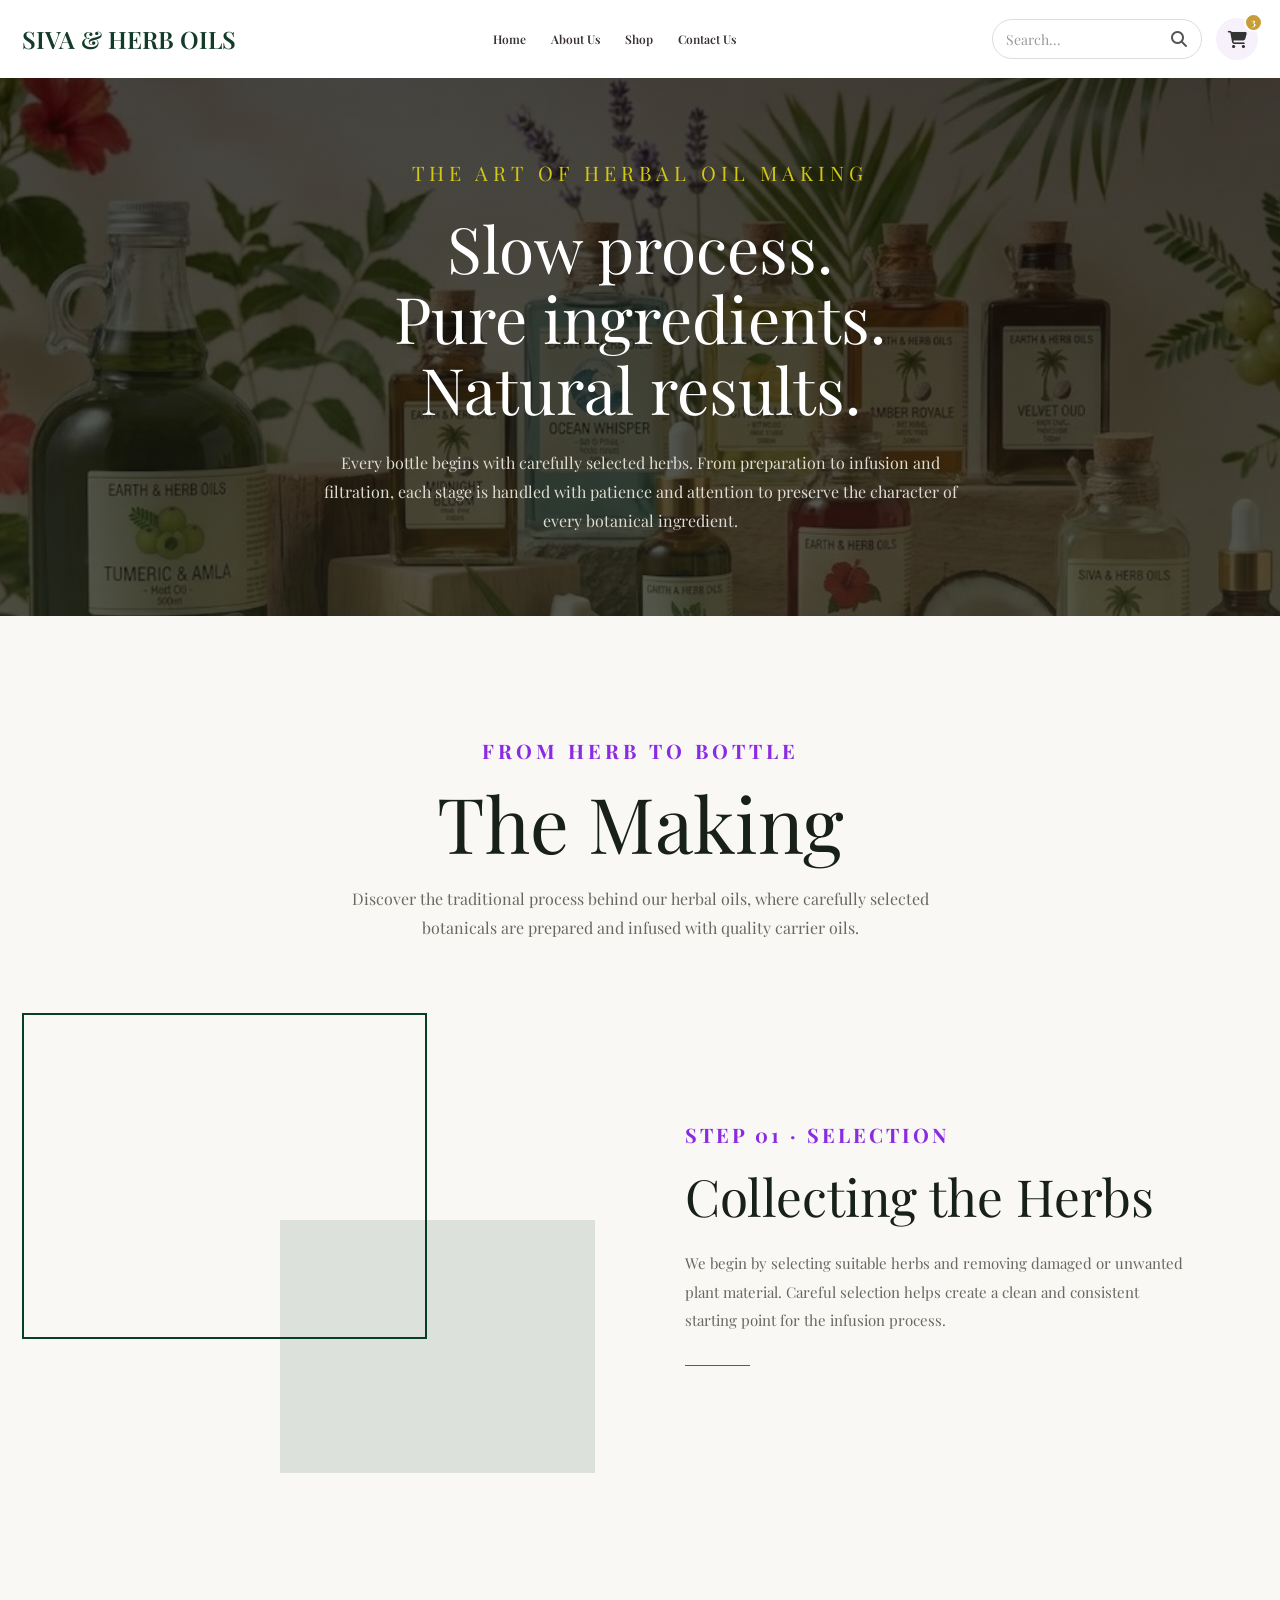
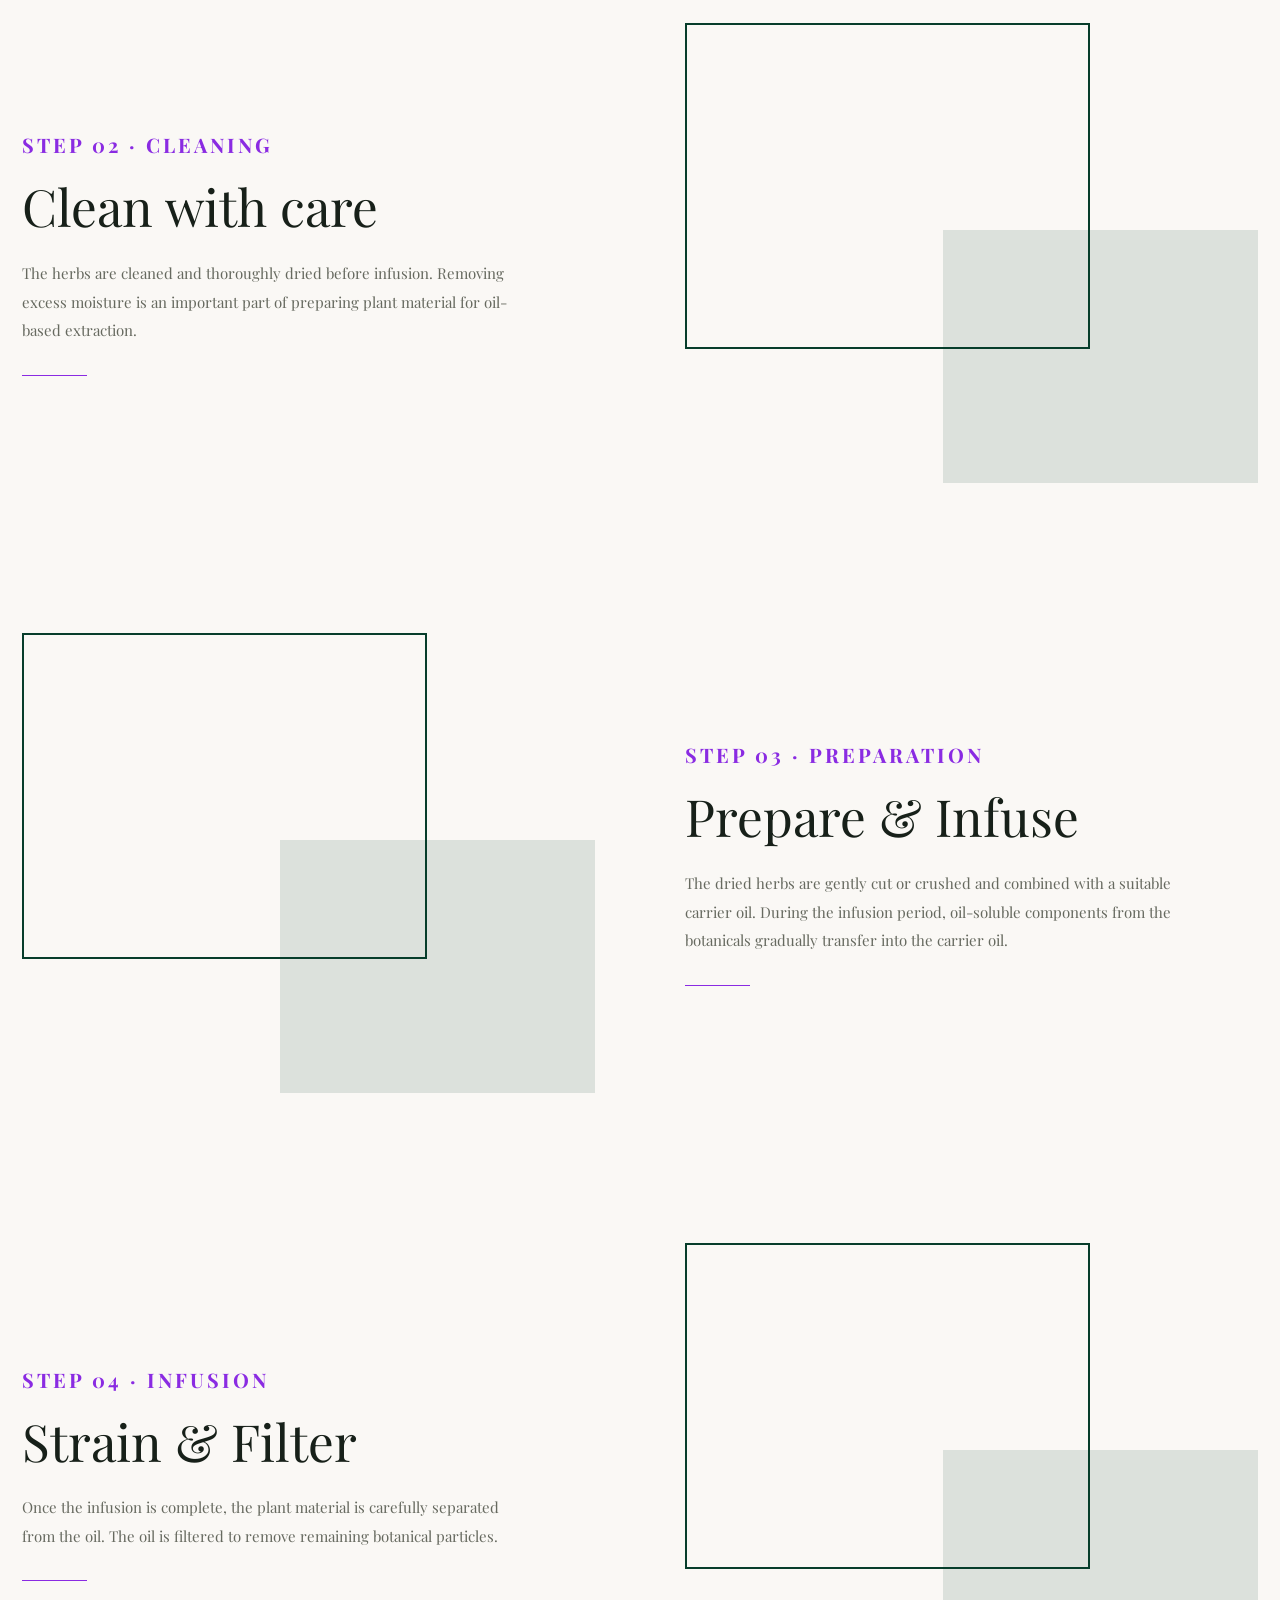
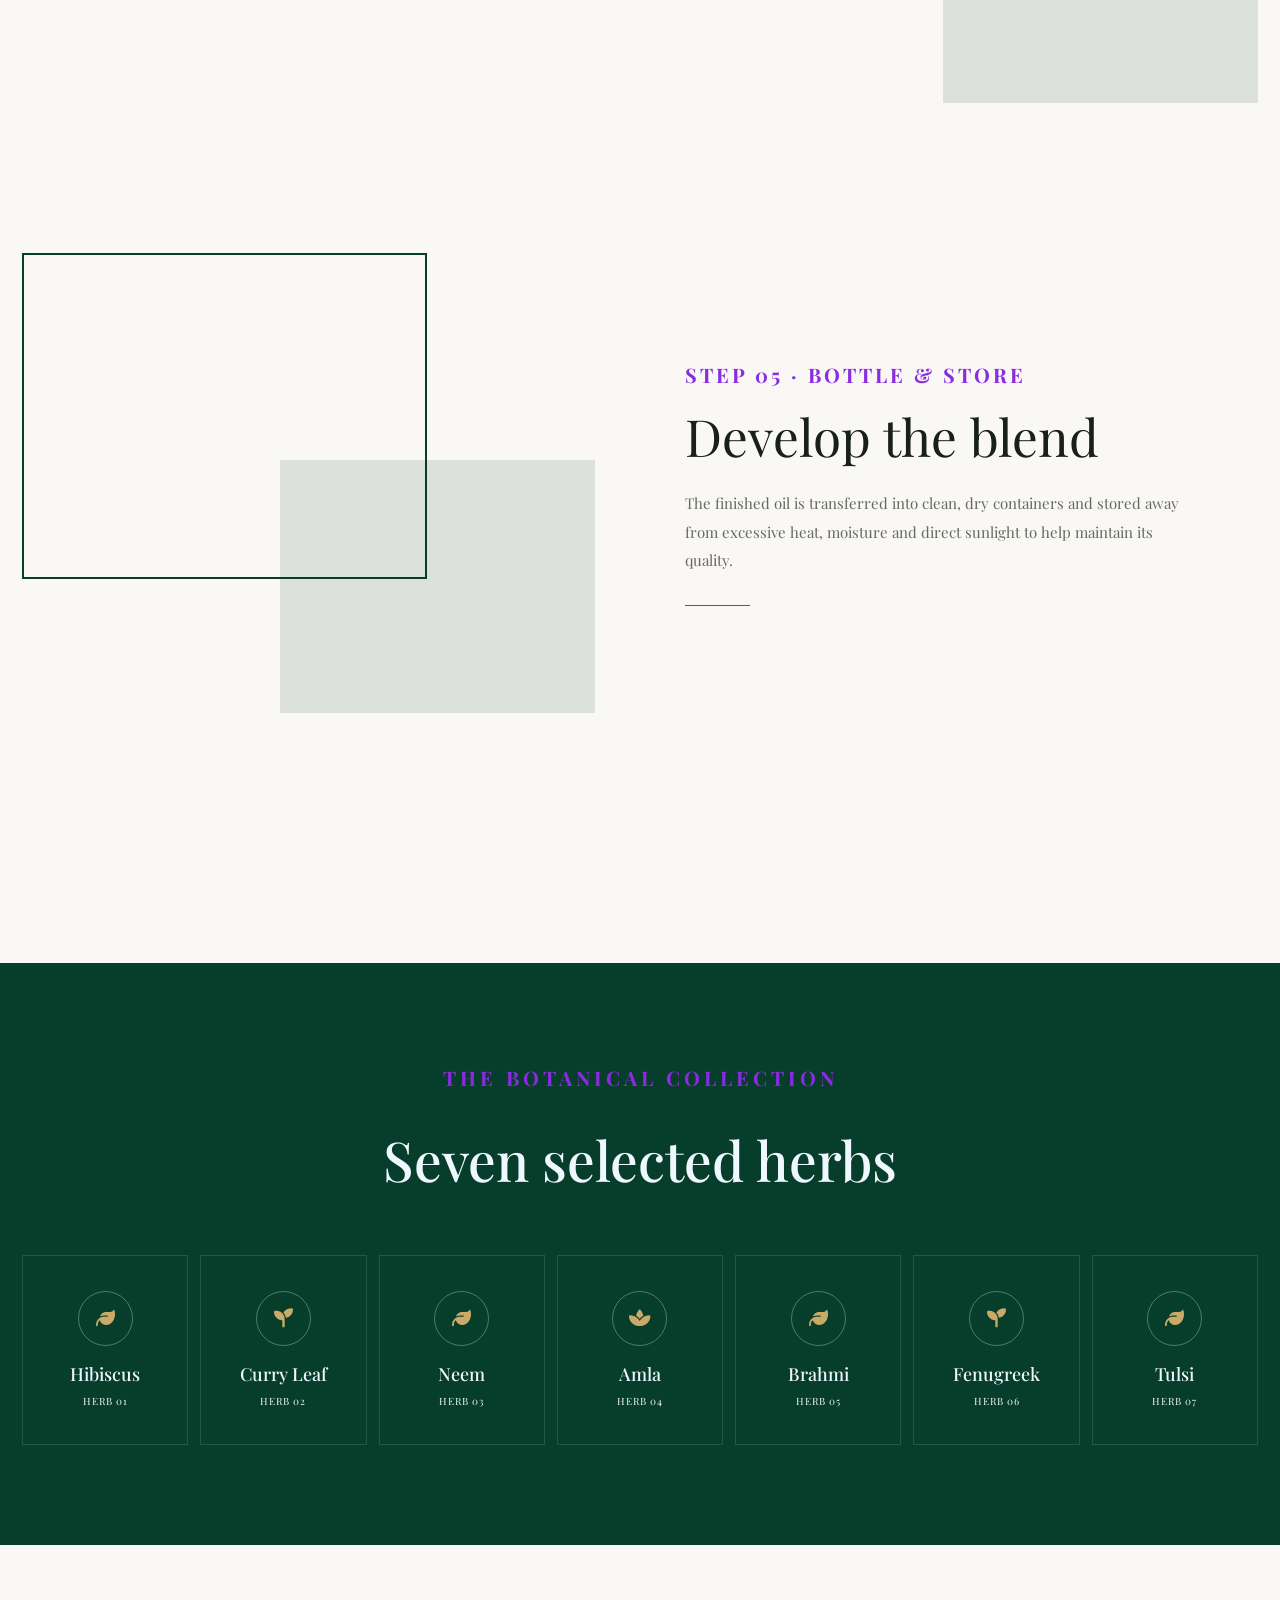
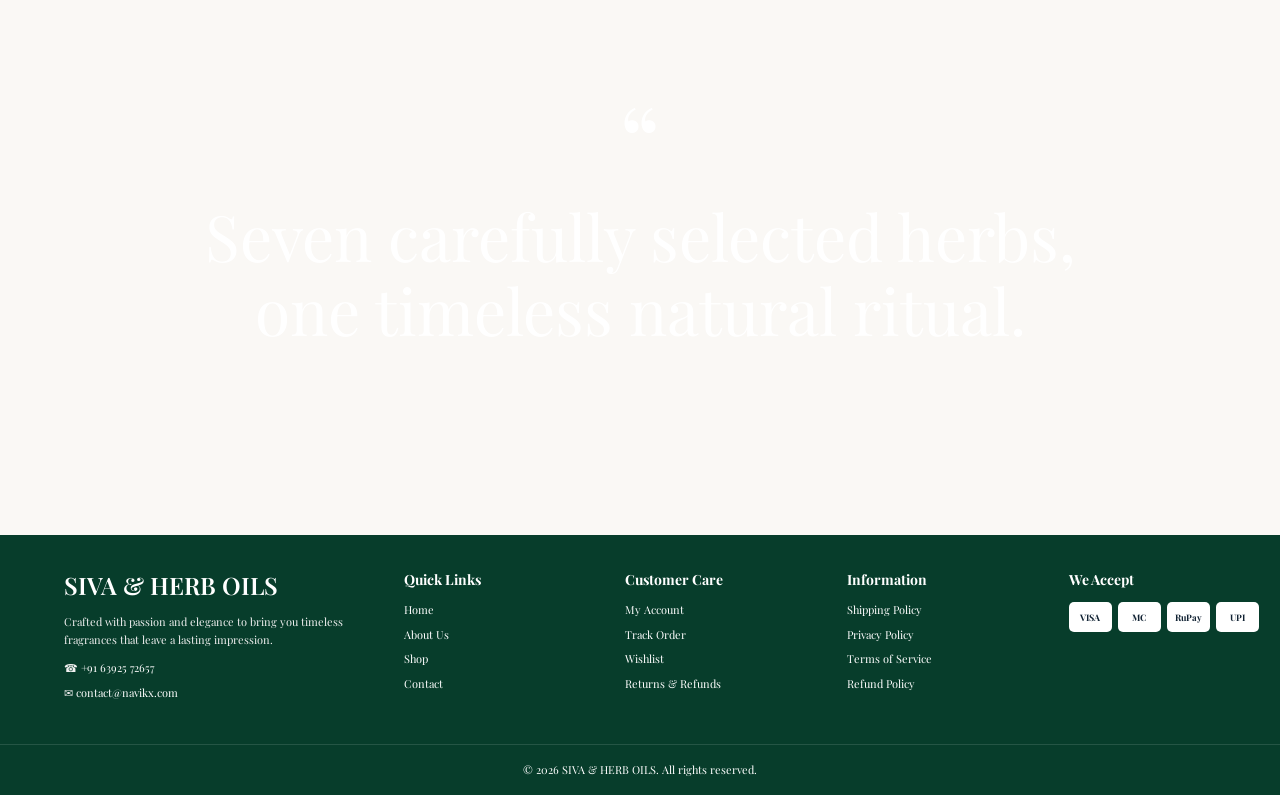
<file: seller.html>
<!DOCTYPE html>
<html lang="en">

<head>
  <meta charset="UTF-8">
  <meta name="viewport" content="width=device-width, initial-scale=1.0">
  <title>process oil-making </title>
  <link rel="stylesheet" href="style.css">
  <link rel="stylesheet" href="oilmake.css">
  <!-- Bootstrap JS -->
  <script src="https://cdn.jsdelivr.net/npm/bootstrap@5.3.3/dist/js/bootstrap.bundle.min.js"></script>
  <link rel="preconnect" href="https://fonts.googleapis.com">
  <link rel="preconnect" href="https://fonts.gstatic.com" crossorigin>
  <link rel="stylesheet" href="https://cdnjs.cloudflare.com/ajax/libs/font-awesome/4.7.0/css/font-awesome.min.css">
  <link
    href="https://fonts.googleapis.com/css2?family=DM+Sans:wght@400;500;600;700&family=Playfair+Display:wght@400;500;600;700&display=swap"
    rel="stylesheet">
  <link rel="stylesheet" href="https://cdnjs.cloudflare.com/ajax/libs/font-awesome/6.5.2/css/all.min.css">
</head>

<body>
  <header class="site-header">
    <div class="container nav">
      <!-- Mobile Menu -->
      <div class="icon-btn mobile-menu" id="menuBtn" aria-label="Open menu">
        ☰
      </div>
      <!-- Logo -->
      <a href="#home" class="brand">
        SIVA & HERB OILS
      </a>

      <!-- Navigation -->
      <nav id="navLinks">
        <a class="active" href="index.html">Home</a>
        <a href="seller.html">About Us</a>
        <a href="catalog.html">Shop</a>
        <a href="contact.html">Contact Us</a>
      </nav>

      <!-- Navigation Actions -->
      <div class="nav-actions">

        <!-- Search -->
        <div class="search-container">
          <form action="" class="search-form">

            <input type="text" name="search" placeholder="Search..." aria-label="Search">

            <button type="submit" aria-label="Search">
              <i class="fa fa-search"></i>
            </button>

          </form>
        </div>


        <!-- Cart -->
        <a href="add to card .html" class="cart-link" aria-label="Shopping Cart">

          <i class="fa-solid fa-cart-shopping"></i>

          <span class="cart-count">3</span>

        </a>

      </div>
    </div>
  </header>


  <!---process making-->
  <!--step 1-->
  <main id="home">

    <!-- INTRO -->
    <section class="intro-parallax">
      <div class="intro-content">
        <small>THE ART OF HERBAL OIL MAKING</small>
        <h2>Slow process.<br>Pure ingredients.<br>Natural results.</h2>
        <p>
          Every bottle begins with carefully selected herbs.
          From preparation to infusion and filtration, each stage
          is handled with patience and attention to preserve the
          character of every botanical ingredient.
        </p>
      </div>
    </section>


    <!-- PROCESS HEADING -->
    <section id="process">
      <div class="container section-heading">
        <small>FROM HERB TO BOTTLE</small>
        <h2>The Making</h2>
        <p>
          Discover the traditional process behind our herbal oils, where carefully selected botanicals are prepared and
          infused with quality carrier oils.
        </p>
      </div>
      <!-- PROCESS ITEMS -->
      <div class="container process-wrapper">
        <!-- 01 -->
        <article class="process-item">
          <div class="process-visual">
            <div class="parallax-image">
              <img src=" assets/sdsdsd.png" alt="img1">
              <div class="image-number">01</div>
            </div>
          </div>

          <div class="process-content">
            <span class="process-label">Step 01 · Selection</span>
            <h3> Collecting the Herbs</h3>
            <p>
              We begin by selecting suitable herbs and removing damaged or unwanted plant material. Careful selection
              helps create a clean and consistent starting point for the infusion process.
            </p>
            <div class="process-line"></div>
          </div>
        </article>
        <!-- 02 -->
        <article class="process-item reverse">
          <div class="process-visual">
            <div class="parallax-image">
              <img src="assets/qwv.png" alt="img2">
              <div class="image-number">02</div>
            </div>
          </div>
          <div class="process-content">
            <span class="process-label">Step 02 · Cleaning</span>
            <h3>Clean with care</h3>
            <p>
              The herbs are cleaned and thoroughly dried before infusion. Removing excess moisture is an important part
              of preparing plant material for oil-based extraction.
            </p>
            <div class="process-line"></div>
          </div>
        </article>
        <!-- 03 -->
        <article class="process-item">
          <div class="process-visual">
            <div class="parallax-image">
              <img src=" assets/see.png" alt="img3">
              <div class="image-number">03</div>
            </div>
          </div>
          <div class="process-content">
            <span class="process-label">Step 03 · Preparation</span>
            <h3>Prepare & Infuse</h3>
            <p>
              The dried herbs are gently cut or crushed and combined with a suitable carrier oil. During the infusion
              period, oil-soluble components from the botanicals gradually transfer into the carrier oil.
            </p>
            <div class="process-line"></div>
          </div>
        </article>
        <!-- 04 -->
        <article class="process-item reverse">
          <div class="process-visual">
            <div class="parallax-image">
              <img src="assets/zz.png " alt="img4">
              <div class="image-number">04</div>
            </div>
          </div>
          <div class="process-content">
            <span class="process-label">Step 04 · Infusion</span>
            <h3>Strain & Filter</h3>
            <p>
              Once the infusion is complete, the plant material is carefully separated from the oil. The oil is filtered
              to remove remaining botanical particles.
            </p>
            <div class="process-line"></div>
          </div>
        </article>
        <!-- 05 -->
        <article class="process-item">
          <div class="process-visual">
            <div class="parallax-image">
              <img src="assets/bkb.png " alt="img5">
              <div class="image-number">05</div>
            </div>
          </div>
          <div class="process-content">
            <span class="process-label">Step 05 · Bottle & Store</span>
            <h3>Develop the blend</h3>
            <p>
              The finished oil is transferred into clean, dry containers and stored away from excessive heat, moisture
              and direct sunlight to help maintain its quality.
            </p>
            <div class="process-line"></div>
          </div>
        </article>

      </div>
    </section>
    <!-- 7 HERBS -->
    <section class="herb-strip" id="herbs">

      <div class="container">

        <div class="herb-title">

          <div class="eyebrow">
            The botanical collection
          </div>

          <h2>
            Seven selected herbs
          </h2>

        </div>


        <div class="herb-grid">

          <div class="herb-card">
            <div class="herb-icon">
              <i class="fa-solid fa-leaf"></i>
            </div>
            <h4>Hibiscus</h4>
            <span>Herb 01</span>
          </div>

          <div class="herb-card">
            <div class="herb-icon">
              <i class="fa-solid fa-seedling"></i>
            </div>
            <h4>Curry Leaf</h4>
            <span>Herb 02</span>
          </div>

          <div class="herb-card">
            <div class="herb-icon">
              <i class="fa-solid fa-leaf"></i>
            </div>
            <h4>Neem</h4>
            <span>Herb 03</span>
          </div>

          <div class="herb-card">
            <div class="herb-icon">
              <i class="fa-solid fa-spa"></i>
            </div>
            <h4>Amla</h4>
            <span>Herb 04</span>
          </div>

          <div class="herb-card">
            <div class="herb-icon">
              <i class="fa-solid fa-leaf"></i>
            </div>
            <h4>Brahmi</h4>
            <span>Herb 05</span>
          </div>

          <div class="herb-card">
            <div class="herb-icon">
              <i class="fa-solid fa-seedling"></i>
            </div>
            <h4>Fenugreek</h4>
            <span>Herb 06</span>
          </div>

          <div class="herb-card">
            <div class="herb-icon">
              <i class="fa-solid fa-leaf"></i>
            </div>
            <h4>Tulsi</h4>
            <span>Herb 07</span>
          </div>

        </div>

      </div>

    </section>

    <!-- QUOTE -->
    <section class="quote">
      <div class="quote-content">
        <div class="quote-mark">“</div>
        <h2>Seven carefully selected herbs, one timeless natural ritual.</h2>
      </div>
    </section>
    <!-- STORY -->
    <!---contact-->
    <footer id="contact">
      <div class="footer-container">

        <!-- Company -->
        <div class="footer-box company">
          <h2>SIVA &amp; HERB OILS</h2>
          <p>
            Crafted with passion and elegance to bring you timeless fragrances
            that leave a lasting impression.
          </p>
          <p>☎ <span>+91 63925 72657</span></p>
          <p>✉ <span>contact@navikx.com</span></p>
        </div>

        <!-- Quick Links -->
        <div class="footer-box">
          <h4>Quick Links</h4>
          <a href="index.html">Home</a>
          <a href="seller.html">About Us</a>
          <a href="catalog.html">Shop</a>
          <a href="contact.html">Contact</a>
        </div>

        <!-- Customer Care -->
        <div class="footer-box">
          <h4>Customer Care</h4>
          <a href="#">My Account</a>
          <a href="#">Track Order</a>
          <a href="#">Wishlist</a>
          <a href="#">Returns &amp; Refunds</a>
        </div>

        <!-- Information -->
        <div class="footer-box">
          <h4>Information</h4>
          <a href="#">Shipping Policy</a>
          <a href="#">Privacy Policy</a>
          <a href="#">Terms of Service</a>
          <a href="#">Refund Policy</a>
        </div>

        <!-- Payments -->
        <div class="footer-box payment-box">
          <h4>We Accept</h4>
          <div class="payments">
            <span>VISA</span>
            <span>MC</span>
            <span>RuPay</span>
            <span>UPI</span>
          </div>
        </div>

      </div>

      <!-- Copyright -->
      <div class="copyright">
        © 2026 SIVA &amp; HERB OILS. All rights reserved.
      </div>
    </footer>

  </main>
  <script src="script.js"></script>
</body>

</html>
</file>
<file: style.css>
@import url("https://fonts.googleapis.com/css2?family=DM+Sans:wght@400;500;600;700&family=Playfair+Display:wght@500;600&display=swap");

:root {
  --green: #123c29;
  --green2: #1d5137;
  --cream: #f7f6f0;
  --soft: #eef0e6;
  --text: #172019;
  --muted: #687067;
  --white: #fff;
  --line: #e4e5dd;
  --shadow: 0 10px 30px rgba(20, 45, 30, 0.08);
  --radius: 18px;
  --max: 1280px;
}
/* =========================================================
   BACKGROUND SHAKING LEAVES
 ========================================================= */
.site-loader {
    overflow: hidden;
}
/* Background leaf common style */
.loading-leaf {
    position: absolute;
    color: green;
    opacity: 0.12;
    font-size: 75px;
    pointer-events: none;
    filter: blur(0.3px);
    z-index: 1;
}

.leaf-1 {
    top: 8%;
    left: 8%;
    font-size: 90px;
    transform: rotate(-25deg);
    animation:
        leafShake1 4s ease-in-out infinite,
        leafFloat1 7s ease-in-out infinite;
}


.leaf-2 {
    top: 18%;
    right: 10%;
    font-size: 65px;
    transform: rotate(35deg);
    animation:
        leafShake2 5s ease-in-out infinite,
        leafFloat2 8s ease-in-out infinite;
}


.leaf-3 {
    bottom: 12%;
    left: 12%;

    font-size: 70px;

    transform: rotate(20deg);

    animation:
        leafShake3 4.5s ease-in-out infinite,
        leafFloat3 7s ease-in-out infinite;
}


.leaf-4 {
    bottom: 10%;
    right: 8%;

    font-size: 100px;

    transform: rotate(-35deg);

    animation:
        leafShake4 5s ease-in-out infinite,
        leafFloat4 8s ease-in-out infinite;
}
.leaf-5 {
    top: 45%;
    left: 3%;
    font-size: 45px;
    opacity: 0.08;
    animation:
        leafShake5 3.5s ease-in-out infinite;
}

.leaf-6 {
    top: 55%;
    right: 4%;
    font-size: 50px;
    opacity: 0.08;
    animation:
        leafShake6 4s ease-in-out infinite;
}

/* Keep loader content above leaves */

.loader-content {
    position: relative;
    z-index: 10;
}
/* =========================================================
   SHAKE ANIMATIONS
   ========================================================= */

@keyframes leafShake1 {
    0%,
    100% {
        transform: rotate(-25deg);
    }

    25% {
        transform: rotate(-15deg);
    }

    50% {
        transform: rotate(-30deg);
    }

    75% {
        transform: rotate(-18deg);
    }

}


@keyframes leafShake2 {

    0%,
    100% {
        transform: rotate(35deg);
    }

    25% {
        transform: rotate(45deg);
    }

    50% {
        transform: rotate(28deg);
    }

    75% {
        transform: rotate(40deg);
    }

}


@keyframes leafShake3 {

    0%,
    100% {
        transform: rotate(20deg);
    }

    30% {
        transform: rotate(30deg);
    }

    60% {
        transform: rotate(12deg);
    }

    80% {
        transform: rotate(25deg);
    }

}


@keyframes leafShake4 {

    0%,
    100% {
        transform: rotate(-35deg);
    }

    25% {
        transform: rotate(-25deg);
    }

    50% {
        transform: rotate(-45deg);
    }

    75% {
        transform: rotate(-28deg);
    }

}


@keyframes leafShake5 {

    0%,
    100% {
        transform: rotate(0deg) translateX(0);
    }

    25% {
        transform: rotate(12deg) translateX(8px);
    }

    50% {
        transform: rotate(-10deg) translateX(-6px);
    }

    75% {
        transform: rotate(8deg) translateX(5px);
    }

}


@keyframes leafShake6 {

    0%,
    100% {
        transform: rotate(0deg) translateX(0);
    }

    25% {
        transform: rotate(-12deg) translateX(-8px);
    }

    50% {
        transform: rotate(10deg) translateX(7px);
    }

    75% {
        transform: rotate(-7deg) translateX(-5px);
    }

}


/* =========================================================
   FLOATING MOVEMENT
   ========================================================= */

@keyframes leafFloat1 {

    0%,
    100% {
        margin-top: 0;
    }

    50% {
        margin-top: 20px;
    }

}


@keyframes leafFloat2 {

    0%,
    100% {
        margin-top: 0;
    }

    50% {
        margin-top: -25px;
    }

}


@keyframes leafFloat3 {

    0%,
    100% {
        margin-left: 0;
    }

    50% {
        margin-left: 18px;
    }

}


@keyframes leafFloat4 {

    0%,
    100% {
        margin-right: 0;
    }

    50% {
        margin-right: 20px;
    }

}

/* =========================================================
   UNIQUE WEBSITE LOADING SCREEN
   ========================================================= */

.site-loader {
    position: fixed;
    inset: 0;
    width: 100%;
    height: 100vh;
     background:
        radial-gradient(
            circle at center,
            #ffffff 0%,
            #faf7fb 45%,
            #f3eaf6 100%
        );

    display: flex;
    align-items: center;
    justify-content: center;

    z-index: 999999;

    animation: loaderHide 1s ease forwards;
    animation-delay: 3.5s;
}


/* Loader content */

.loader-content {
    width: 90%;
    max-width: 520px;
    text-align: center;

    animation: loaderContent 1.2s ease;
}


/* Brand */

.loader-brand {
    font-family: "Playfair Display", serif;
    font-size: 34px;
    font-weight: 700;
    letter-spacing: 3px;
    color: #222;
    margin-bottom: 35px;
}

.loader-brand span {
    color: green;
    font-style: italic;
}


/* Circular loader */

.loader-symbol {
    width: 105px;
    height: 105px;
    margin: 0 auto 28px;
    position: relative;
    display: flex;
    align-items: center;
    justify-content: center;
}


/* Outer ring */

.loader-ring {
    position: absolute;
    width: 100%;
    height: 100%;
    border-radius: 50%;
    border: 2px solid #e7dcec;
    border-top: 3px solid green;
    animation: loaderRotate 1.2s linear infinite;
}


/* Inner ring */

.loader-symbol::before {
    content: "";
    position: absolute;
    width: 72px;
    height: 72px;
    border-radius: 50%;
    border: 1px solid #eadff0;
    animation: innerPulse 1.5s ease-in-out infinite;
}


/* Leaf */

.loader-leaf {
    position: relative;
    width: 55px;
    height: 55px;
    border-radius: 50%;
    display: flex;
    align-items: center;
    justify-content: center;
    background: rgba(255,255,255,0.8);
    box-shadow:
        0 10px 35px rgba(100, 50, 130, 0.12);

    color: green;

    font-size: 25px;

    animation: leafFloat 1.8s ease-in-out infinite;
}


/* Subtitle */

.loader-subtitle {
    font-size: 11px;
    font-weight: 600;

    letter-spacing: 3px;

    color: #777;

    margin: 0 0 25px;
}


/* Loading line */

.loader-line {
    width: 230px;
    height: 3px;

    background: #e8ddea;

    margin: 0 auto;

    overflow: hidden;

    border-radius: 20px;
}


/* Moving line */

.loader-line span {
    display: block;
    width: 60px;
    height: 100%;
    background: green;
    border-radius: 20px;
    animation: loadingLine 1.4s ease-in-out infinite;
}


/* Loading text */

.loader-text {
    margin-top: 18px;

    font-size: 12px;

    color: #999;

    letter-spacing: 1px;

    animation: textBlink 1.4s ease-in-out infinite;
}


/* =========================================================
   ANIMATIONS
   ========================================================= */

@keyframes loaderRotate {

    0% {
        transform: rotate(0deg);
    }

    100% {
        transform: rotate(360deg);
    }

}


@keyframes innerPulse {

    0%,
    100% {
        transform: scale(0.9);
        opacity: 0.5;
    }

    50% {
        transform: scale(1.08);
        opacity: 1;
    }

}


@keyframes leafFloat {

    0%,
    100% {
        transform: translateY(0) rotate(-4deg);
    }

    50% {
        transform: translateY(-6px) rotate(4deg);
    }

}


@keyframes loadingLine {

    0% {
        transform: translateX(-70px);
    }

    50% {
        transform: translateX(120px);
    }

    100% {
        transform: translateX(250px);
    }

}


@keyframes textBlink {

    0%,
    100% {
        opacity: 0.4;
    }

    50% {
        opacity: 1;
    }

}


/* Loader entrance */

@keyframes loaderContent {

    0% {
        opacity: 0;
        transform: translateY(25px) scale(0.96);
    }

    100% {
        opacity: 1;
        transform: translateY(0) scale(1);
    }

}


/* Loader disappears */

@keyframes loaderHide {

    0% {
        opacity: 1;
        visibility: visible;
    }

    70% {
        opacity: 1;
    }

    100% {
        opacity: 0;
        visibility: hidden;
        pointer-events: none;
    }

}


/* =========================================================
   MOBILE
   ========================================================= */

@media (max-width: 600px) {

    .loader-brand {
        font-size: 25px;
        letter-spacing: 2px;
    }

    .loader-symbol {
        width: 90px;
        height: 90px;
    }

    .loader-symbol::before {
        width: 62px;
        height: 62px;
    }

    .loader-leaf {
        width: 48px;
        height: 48px;
        font-size: 21px;
    }

    .loader-subtitle {
        font-size: 9px;
        letter-spacing: 2px;
    }

    .loader-line {
        width: 190px;
    }

}
* {
  box-sizing: border-box;
  margin: 0;
  padding: 0;
  font-family: "Playfair Display", serif;
}

html {
  scroll-behavior: smooth;
}

body {
font-family: "Playfair Display", serif;
  background: #fff;
  color: var(--text);
  line-height: 1.5;
}

img {
  display: block;
  max-width: 100%;
}

a {
  text-decoration: none;
  color: inherit;
}

button,
input {
  font: inherit;
}

button {
  cursor: pointer;
  border: 0;
  background: none;
}

.container {
  width: min(var(--max), calc(100% - 44px));
  margin: auto;
}

.announcement {
  height: 25px;
  background: var(--green);
  color: #fff;
  text-align: center;
  font-size: 11px;
  display: flex;
  align-items: center;
  justify-content: center;
  gap: 8px;
}

/* ==============================
   PERFECT NAVBAR
================================ */

.site-header {
  width: 100%;
  height: 78px;
  background: #fff;
  border-bottom: none !important;
  position: sticky;
  top: 0;
  z-index: 9999;
}

.site-header .nav {
  width: min(var(--max), calc(100% - 44px));
  height: 100%;
  margin: auto;
  display: flex;
  align-items: center;
  gap: 30px;
}

/* Logo */
.site-header .brand {
  flex-shrink: 0;
  font-family: "Playfair Display", serif;
  font-size: 24px;
  font-weight: 600;
  color: var(--green);
  white-space: nowrap;
  text-decoration: none;
}

/* Navigation */

.site-header nav {
  display: flex;
  align-items: center;
  justify-content: center;
  gap: 25px;

  margin-left: auto;
  flex: 1;
}

.site-header nav a {
  position: relative;

  padding: 10px 0;
  font-size: 12px;
  font-weight: 600;
  color: #373034;
  white-space: nowrap;
  text-decoration: none;
  transition: color 0.3s ease;
}

/* Hover */

.site-header nav a:hover {
  color: #e031bd;
  text-decoration: underline;
  text-underline-offset: 6px;
}
/* Remove Active Underline */
.site-header nav a.active::after {
  display: none !important;
  content: none !important;
}
/* =====================================
   NAV ACTIONS
===================================== */
.nav-actions {
  display: flex;
  align-items: center;
  justify-content: center;
  gap: 14px;

  flex-shrink: 0;
}
/* =====================================
   SEARCH
===================================== */
.search-container {
  display: flex;
  align-items: center;
}
.search-form {
  width: 210px;
  height: 40px;
  display: flex;
  align-items: center;
  border: 1px solid #ddd;
  border-radius: 25px;
  background: #fff;
  overflow: hidden;
  transition: 0.3s ease;
}

.search-form:focus-within {
  border-color: blueviolet;

  box-shadow:
    0 0 0 3px rgba(138, 43, 226, 0.10);
}
/* Search input */
.search-form input {
  width: 100%;
  height: 100%;
  padding: 0 13px;
  border: none;
  outline: none;
  background: transparent;
  color: #333;
  font-size: 14px;
}
.search-form input::placeholder {
  color: #999;
}
/* Search button */
.search-form button {
  width: 42px;
  height: 40px;
  display: flex;
  align-items: center;
  justify-content: center;
  border: none;
  background: transparent;
  color: #555;
  cursor: pointer;
  transition: 0.3s ease;
}

.search-form button:hover {
  color: blueviolet;
}
/* =====================================
   CART
===================================== */
.cart-link {
  position: relative;
  width: 42px;
  height: 42px;
  display: flex;
  align-items: center;
  justify-content: center;
  border-radius: 50%;
  background: #f7f1fb;
  color: #333;
  text-decoration: none;
  transition: all 0.3s ease;
}
/* Cart icon */
.cart-link i {
  font-size: 17px;
}
/* Cart hover */
.cart-link:hover {
  background:  #2C4A3E;
  color: #fff;
  transform: translateY(-2px);
}
/* =====================================
   CART COUNT
===================================== */
.cart-count {
  position: absolute;
  top: -5px;
  right: -5px;
  width: 19px;
  height: 19px;
  display: flex;
  align-items: center;
  justify-content: center;
  border-radius: 50%;
  background: #c69d36;
  color: #fff;
  font-size: 10px;
  font-weight: 700;
  border: 2px solid #fff;
}
/* =====================================
   MOBILE
===================================== */

@media (max-width: 850px) {

  .nav-actions {
    gap: 8px;
  }

  /* Search becomes icon */

  .search-form {
    width: 42px;
    height: 42px;
    border: none;
    border-radius: 50%;
    background: #f7f1fb;
  }

  .search-form input {
    display: none;
  }

  .search-form button {
    width: 42px;
    height: 42px;
    color: #333;
  }

  .search-form button:hover {
    color:  #2C4A3E;
  }

  /* Cart */
  .cart-link {
    width: 42px;
    height: 42px;
  }
}
/* =====================================
   SMALL MOBILE
===================================== */

@media (max-width: 480px) {
  .nav-actions {
    gap: 6px;
  }
  .search-form,
  .search-form button,
  .cart-link {
    width: 38px;
    height: 38px;
  }

  .search-form button {
    font-size: 14px;
  }

  .cart-link i {
    font-size: 15px;
  }

  .cart-count {
    width: 17px;
    height: 17px;
    top: -4px;
    right: -4px;
    font-size: 9px;
  }
}
/* Mobile Button */

.site-header .mobile-menu {
  display: none;
}
/* ==============================
   MOBILE
================================ */

@media (max-width: 760px) {
  .site-header {
    height: 58px;
  }
  .site-header .nav {
    width: min(100% - 24px, 520px);
    gap: 10px;
  }
  /* Menu Button */
  .site-header .mobile-menu {
    display: grid;
    width: 35px;
    height: 35px;
    flex-shrink: 0;
    font-size: 20px;
  }
  /* Logo */
  .site-header .brand {
    font-size: 18px;
    margin: auto;
  }
  .site-header .nav-actions {
    margin-left: auto;
    gap: 3px;
  }
  /* Mobile Navigation */
  .site-header nav {
    position: absolute;
    top: 58px;
    left: 0;
    right: 0;
    width: 100%;
    display: none;
    flex-direction: column;
    align-items: stretch;
    gap: 0;
    margin: 0;
    background: #fff;
    z-index: 9999;
  }
  /* Open Menu */
  .site-header nav.open {
    display: flex;
  }

  /* Mobile Links */
  .site-header nav a {
    width: 100%;
    padding: 14px 24px;
    font-size: 12px;
    border: none !important;
    text-align: left;
  }
  /* No Active Line */
  .site-header nav a.active::after {
    display: none !important;
  }

}
.nav-links a:hover {
  text-decoration: underline;
  text-underline-offset: 6px;
}

.hero {
  margin-top: 30px;
  height: 500px;
  background: #dfe3d0;
  border-radius: 0;
  overflow: hidden;
  display: grid;
  grid-template-columns: 44% 56%;
  position: relative;
}

.hero:after {
  content: "";
  position: absolute;
  inset: 0;
  background: linear-gradient(90deg,
      rgba(222, 226, 209, 0.96) 0%,
      rgba(222, 226, 209, 0.58) 43%,
      rgba(222, 226, 209, 0.05) 74%);
  pointer-events: none;
}

.hero-copy {
  position: relative;
  z-index: 2;
  padding: 70px 25px 30px 34px;
}

.eyebrow {
  font-size: 10px;
  letter-spacing: 2px;
  font-weight: 700;
  margin-bottom: 12px;
}

.hero h1,
.story h2,
.guide h2 {
  font-family: "Playfair Display", serif;
  font-weight: 500;
  line-height: 0.98;
}

.hero h1 {
  font-size: 52px;
  color: var(--green);
  margin-bottom: 17px;
}

.hero h1 em {
  font-style: normal;
}

.hero-text {
  font-size: 14px;
  margin-bottom: 20px;
}

.hero-buttons {
  display: flex;
  gap: 12px;
}

.btn {
  display: inline-flex;
  align-items: center;
  gap: 12px;
  border-radius: 9px;
  padding: 12px 18px;
  font-size: 12px;
  font-weight: 700;
}

.btn-dark {
  background: var(--green);
  color: #fff;
}

.btn-dark:hover {
  background: #0b2d1d;
}

.btn-light {
  border: 1px solid #8d948b;
  background: rgba(255, 255, 255, 0.18);
}

.btn-white {
  background: #fff;
  color: var(--green);
}

.round-cart {
  float: right;
  width: 25px;
  height: 25px;
  border-radius: 50%;
  background: var(--green);
  color: #fff;
  font-size: 14px;
}

.hero-art {
  position: relative;
  z-index: 1;
  overflow: hidden;
}

.hero-art>img {
  width: 100%;
  height: 100%;
  object-fit: center;
  object-position: center;
}


.pill {
  position: absolute;
  background: #fff;
  border-radius: 20px;
  padding: 5px 10px;
  font-size: 14px;
  font-weight: 700;
  box-shadow: 0 4px 15px #0001;
}

.pill-one {
  top: 93px;
  left: 48%;
}

.pill-two {
  top: 228px;
  left: 26%;
}

.hero-thumbs {
  position: absolute;
  right: 28px;
  top: 70px;
  width: 73px;
  display: grid;
  gap: 10px;
}

.hero-thumbs img {
  width: 73px;
  height: 73px;
  object-fit: cover;
  border-radius: 12px;
  border: 2px solid #fff;
}

.expand {
  position: absolute;
  right: 31px;
  bottom: 22px;
  background: #fff;
  width: 32px;
  height: 32px;
  border-radius: 50%;
  font-size: 17px;
}
 button {
      padding: 11px 22px;
      background-color: #062304;
      color: white;
      border: solid 1px black;
      border-radius: 4px;
      font-weight: bold;
      cursor: pointer;
    }
    .topnav .search-container button {
  float: right;
  padding: 6px 10px;
  margin-top: 8px;
  margin-right: 16px;
  background: #081e02;
  font-size: 17px;
  border: solid 1px black;
  cursor: pointer;
}
.topnav input[type=text] {
  padding: 6px;
  margin-top: 8px;
  font-size: 17px;
  border: solid 1px black;
}

/*-----morquee---*/
.marquee-section {
  width: 100%;
  overflow: hidden;
  margin-top: 20px;
  font-family: Georgia, 'Times New Roman', Times, serif;


}

.marquee {
  width: 100%;
  overflow: hidden;
}

.marquee-track {
  display: flex;
  align-items: center;
  width: max-content;
  animation: marqueeMove 5s linear infinite;
}

.marquee-track span {
  flex-shrink: 0;
  color: #010000;
  font-size: 14px;
  font-weight: 600;
  letter-spacing: 3px;
  white-space: nowrap;
  margin: 0 25px;
}

.marquee-track .marquee-dot {
  font-size: 18px;
  margin: 0 3px;

}

@keyframes marqueeMove {
  0% {
    transform: translateX(0);
  }

  100% {
    transform: translateX(-50%);
  }
}

.marquee:hover .marquee-track {
  animation-play-state: paused;
}

.benefits {
  display: grid;
  grid-template-columns: repeat(5, 1fr);
  border: 1px solid var(--line);
  border-radius: 12px;
  margin-top: 15px;
  background: #fff;
  box-shadow: 0 3px 16px #00000005;
}
.benefits>div {
  display: flex;
  align-items: center;
  gap: 10px;
  padding: 18px 15px;
  border-right: 1px solid var(--line);
}

.benefits>div:last-child {
  border: 0;
}

.benefit-icon {
  font-size: 22px;
  color: var(--green);
  width: 28px;
  text-align: center;
}

.benefits b {
  display: block;
  font-size: 12px;
}

.benefits small {
  display: block;
  font-size: 12px;
  color: var(--muted);
  margin-top: 2px;
}
.section {
  padding-top: 27px;
}
.section-head {
  display: flex;
  justify-content: space-between;
  align-items: center;
  margin-bottom: 15px;
}
.section h2,
.newsletter h2 {
  font-family: "Playfair Display", serif;
  font-size: 25px;
  font-weight: 500;
}

.head-actions {
  display: flex;
  align-items: center;
  gap: 8px;
}

.head-actions a {
  font-size: 10px;
  border: 1px solid var(--line);
  border-radius: 18px;
  padding: 7px 14px;
}

.head-actions button {
  width: 28px;
  height: 28px;
  border: 1px solid var(--line);
  border-radius: 50%;
}
/* =========================
   PRODUCT CARD
========================= */

.product-card {
  position: relative;
  height: 100%;
  overflow: hidden;
  background: #fff;
  border: 1px solid #e2ded3;
  border-radius: 8px;
  transition: all 0.35s ease;
}

.product-card:hover {
  transform: translateY(-7px);
  box-shadow: 0 15px 35px rgba(41, 52, 38, 0.12);
}

.product-card img {
  width: 100%;
  height: 275px;
  display: block;
  object-fit: cover;
}
/* Heart */
.heart {
  position: absolute;
  top: 14px;
  right: 14px;
  z-index: 5;
  width: 38px;
  height: 38px;
  border: none;
  border-radius: 50%;
  background: rgba(255, 255, 255, 0.95);
  color: #293426;
  font-size: 22px;
  line-height: 38px;
  cursor: pointer;
  display: flex;
  align-items: center;
  justify-content: center;
  transition: all 0.3s ease;
}

.heart:hover {
  background: #293426;
  color: #fff;
}

/* =========================
   PRODUCT INFORMATION
========================= */

.product-info {
  min-height: 105px;
  padding: 18px;
  display: flex;
  align-items: center;
  justify-content: space-between;
  gap: 15px;
  background: #fff;
}

.product-details {
  display: flex;
  flex-direction: column;
  gap: 7px;
  min-width: 0;
}

.product-details span {
  color: #52564b;
  font-size: 13px;
  font-weight: 600;
  line-height: 1.4;
}

.product-details b {
  color: #293426;
  font-size: 17px;
  font-weight: 700;
  white-space: nowrap;
}

/* =========================
   BUY NOW BUTTON
========================= */

.buy-btn {
  flex-shrink: 0;
  min-width: 105px;
  height: 42px;
  padding: 0 14px;
  border: none;
  border-radius: 5px;
  background: #293426;
  color: #fff;
  display: inline-flex;
  align-items: center;
  justify-content: center;
  gap: 7px;
  font-family: "DM Sans", sans-serif;
  font-size: 12px;
  font-weight: 700;
  cursor: pointer;
  text-decoration: none;
  transition: all 0.3s ease;
}
.buy-btn i {
  font-size: 13px;
}
.buy-btn:hover {
  background: #0b2d1d;
  color: #fff;
  transform: translateY(-2px);
}
/* =========================
   FEATURED CARD
========================= */
.product-card.featured {
  border: 1px solid #c9bfa6;
}
/* =========================
   MOBILE
========================= */
@media (max-width: 575px) {
  .product-card img {
    height: 260px;
  }
  .product-info {
    padding: 15px;
    min-height: 95px;
  }

  .product-details span {
    font-size: 12px;
  }

  .product-details b {
    font-size: 16px;
  }

  .buy-btn {
    min-width: 95px;
    height: 40px;
    padding: 0 11px;
    font-size: 11px;
  }
}


.choose .container{
  margin-top: 29px;
}
.choose-copy{
  margin-top: 29px;
   font-family: "Playfair Display", serif;
  font-size: 14px;

}
.choose.eyebrow{
 font-family: Georgia, 'Times New Roman', Times, serif;
 color: #010000
  
}

/*---story---*/

.story {
  margin-top: 29px;
  border-radius: 0px;
  overflow: hidden;
  background: #77836c;
  color: #fff;
  min-height: 220px;
  display: grid;
  grid-template-columns: 38% 62%;
  position: relative;
}

.story:before {
  content: "";
  position: absolute;
  inset: 0;
  background: linear-gradient(90deg, #5e6d59, #82907a);
  opacity: 0.92;
}

.story-copy {
  position: relative;
  z-index: 2;
  padding: 38px 20px 35px 25px;
}

.story h2 {
  font-size: 31px;
  margin-bottom: 10px;
}

.story-copy>p:not(.eyebrow) {
  font-size: 11px;
  max-width: 270px;
  margin-bottom: 17px;
  color: #eef1eb;
}

.story-images {
  position: relative;
  display: flex;
  align-items: center;
  gap: 28px;
  padding: 15px 22px;
}

.story-images img {
  height: 180px;
  border-radius: 11px;
  object-fit: cover;
}

.story-images .portrait {
  width: 122px;
}

.story-images img:nth-child(2) {
  width: 145px;
}

.story-images .small-story {
  width: 145px;
  height: 125px;
}

.second-benefits {
  margin-top: 17px;
  grid-template-columns: repeat(4, 1fr);
}
/*-----news settler---*/

.newsletter {
  margin-top: 17px;
  background: #f6f6f1;
  border: 1px solid var(--line);
  border-radius: 0px;
  display: grid;
  grid-template-columns: 1.1fr 1.2fr 0.5fr;
  align-items: center;
  gap: 20px;
  padding: 18px 20px;
  overflow: hidden;
}

.newsletter h2 {
  font-size: 20px;
}

.newsletter p {
  font-size: 10px;
  color: #626a63;
  max-width: 280px;
}

.newsletter form {
  display: flex;
}

.newsletter input {
  width: 70%;
  border: 1px solid var(--line);
  background: #fff;
  border-radius: 7px 0 0 7px;
  padding: 11px;
  font-size: 10px;
  outline: none;
}

.newsletter button {
  width: 30%;
  background: var(--green);
  color: #fff;
  border-radius: 0 7px 7px 0;
  font-size: 10px;
  font-weight: 700;
}

.newsletter img {
  width: 115px;
  height: 75px;
  object-fit: cover;
  justify-self: end;
  border-radius: 8px;
}
/*----guide---*/
/* =========================
       QUALITY SECTION
    ========================= */

    .quality-section {
      background: #293426;
      color: white;
      padding: 70px 0;
    }

    .quality-heading {
      text-align: center;
      max-width: 650px;
      margin: auto;
    }

    .quality-heading h2 {
      font-family: "Playfair Display", serif;
      font-size: 40px;
      margin-bottom: 12px;
    }

    .quality-heading p {
      color: #d0d3c8;
      font-size: 14px;
    }

    .quality-grid {
      display: grid;
      grid-template-columns: repeat(4, 1fr);
      gap: 25px;
      margin-top: 45px;
    }

    .quality-card {
      text-align: center;
      padding: 25px 15px;
      border: 1px solid rgba(255, 255, 255, .13);
    }

    .quality-icon {
      width: 58px;
      height: 58px;
      margin: auto auto 15px;
      border-radius: 50%;
      background: #d7c08b;
      color: #293426;
      display: grid;
      place-items: center;
      font-size: 21px;
    }

    .quality-card h3 {
      font-family: "Playfair Display", serif;
      font-size: 20px;
      margin-bottom: 8px;
    }

    .quality-card p {
      color: #c5c9bd;
      font-size: 12px;
    }

/* ================================
   CUSTOMER REVIEWS
================================ */

.reviews-section {
  padding: 80px 20px;
  background: #faf8f4;
  overflow: hidden;
}

.review-heading {
  max-width: 750px;
  margin: 0 auto 45px;
}

.review-heading h1 {
  margin-bottom: 15px;
  font-family: "Playfair Display", serif;
  font-size: 40px;
  font-weight: 700;
  color: blueviolet;
}

.review-heading p {
  margin: 0;
  font-family: "Playfair Display", serif;
  font-size: 17px;
  line-height: 1.7;
  color: #555;
}
/* REVIEW CARD */
.review-card {
  height: 100%;
  min-height: 280px;
  padding: 35px 30px;
  text-align: center;
  background: #ffffff;
  border: 1px solid #e2d9c8;
  border-radius: 0px;
  box-shadow: 0 10px 30px rgba(0, 0, 0, 0.08);
  transition: 0.3s ease;
}

.review-card:hover {
  transform: translateY(-6px);
  box-shadow: 0 15px 35px rgba(0, 0, 0, 0.12);
}
/* TITLE */
.review-card h3 {
  margin-bottom: 15px;
  font-family: "Playfair Display", serif;
  font-size: 22px;
  font-weight: 700;
  color: #3d214f;
}
/* STARS */
.review-card .stars {
  margin-bottom: 18px;
  color: #c69d36;
  font-size: 20px;
  letter-spacing: 3px;
}
/* REVIEW TEXT */
.review-card p {
  max-width: 520px;
  margin: 0 auto 20px;
  font-family: "Playfair Display", serif;
  font-size: 16px;
  line-height: 1.8;
  color: #555;
}
/* CUSTOMER NAME */

.review-card span {
  display: block;
  font-family: "Playfair Display", serif;
  font-size: 15px;
  font-weight: 700;
  color: #3d214f;
}
/* CAROUSEL */
#reviewCarousel {
  position: relative;
  padding: 0 70px 20px;
}
#reviewCarousel .carousel-inner {
  overflow: visible;
}
/* CAROUSEL BUTTONS */
#reviewCarousel .carousel-control-prev,
#reviewCarousel .carousel-control-next {
  width: 50px;
  height: 50px;
  top: 50%;
  transform: translateY(-50%);
  background:  #2C4A3E;
  border-radius: 50%;
  opacity: 1;
}

#reviewCarousel .carousel-control-prev {
  left: 5px;
}

#reviewCarousel .carousel-control-next {
  right: 5px;
}

/* MOBILE */
@media (max-width: 768px) {

  .reviews-section {
    padding: 60px 15px;
  }

  .review-heading {
    margin-bottom: 30px;
  }

  .review-heading h1 {
    font-size: 32px;
  }

  .review-heading p {
    font-size: 15px;
  }

  #reviewCarousel {
    padding: 0 5px 20px;
  }

  .review-card {
    min-height: auto;
    padding: 28px 20px;
  }

  .review-card h3 {
    font-size: 20px;
  }

  .review-card p {
    font-size: 15px;
    line-height: 1.7;
  }

  #reviewCarousel .carousel-control-prev,
  #reviewCarousel .carousel-control-next {
    display: none;
  }
}

    /* =========================
       RESPONSIVE
    ========================= */

    @media (max-width: 1000px) {

      .product-grid {
        grid-template-columns: repeat(3, 1fr);
      }

      .quality-grid {
        grid-template-columns: repeat(2, 1fr);
      }

      .footer-grid {
        grid-template-columns: 1fr 1fr;
      }

    }


    @media (max-width: 760px) {

      .navbar {
        min-height: 70px;
      }

      .nav-links {
        display: none;
      }

      .catalogue-hero {
        padding: 65px 0;
      }

      .catalogue-intro h2,
      .section-heading h2,
      .quality-heading h2 {
        font-size: 33px;
      }

      .offer-banner {
        flex-direction: column;
        align-items: flex-start;
      }

      .product-grid {
        grid-template-columns: repeat(2, 1fr);
        gap: 14px;
      }

      .product-image {
        height: 220px;
      }

      .product-info {
        padding: 14px;
      }

      .product-name {
        font-size: 18px;
      }

      .info-grid {
        grid-template-columns: 1fr;
        gap: 35px;
      }

      .info-image {
        height: 350px;
      }

    }


    @media (max-width: 480px) {

      .container {
        width: 90%;
      }

      .logo {
        font-size: 24px;
      }

      .nav-icon {
        width: 37px;
        height: 37px;
      }

      .catalogue-hero h1 {
        font-size: 43px;
      }

      .product-grid {
        grid-template-columns: 1fr;
      }

      .product-image {
        height: 300px;
      }

      .quality-grid {
        grid-template-columns: 1fr;
      }

      .footer-grid {
        grid-template-columns: 1fr;
      }

      .info-content h2 {
        font-size: 35px;
      }

    }
/*-----FAQ---*/
.faq {
  width: auto;
  margin: 30px 0 0 0;
  font-family: "Playfair Display", serif;
}

.accordion-item {
  background: transparent;
  border: none;
  border-bottom: 1px solid var(--line);
}
 
.accordion-button {
  background: transparent !important;
  box-shadow: none !important;
  color: var(--olive-dark);
  font-family: "Playfair Display", serif;
  font-size: 21px;
  padding: 23px 0;
}

.accordion-button::after {
  filter: sepia(1);
}

.accordion-body {
  color: var(--muted);
  line-height: 1.8;
  padding: 0 30px 25px 0;
}

/* ================================
   FOOTER
================================ */

#contact {
  width: 100%;
  background: #073d2b;
  color: #fff;
  margin: 20px 0px 0 0;
  font-family: "Playfair Display", serif;
  padding: auto;
}

/* Footer container */
.footer-container {
  width: 90%;
  max-width: 1400px;
  margin: auto;
  padding: 32px 0 34px;

  display: grid;
  grid-template-columns: 2fr 1.2fr 1.2fr 1.2fr 1fr;
  gap: 45px;
}

/* Footer boxes */
.footer-box {
  min-width: 0;
}

/* Company title */
.footer-box.company h2 {
  font-family: "Playfair Display", serif;
  font-size: 24px;
  font-weight: 600;
  margin: 0 0 10px;
  color: #fff;
}

/* Headings */
.footer-box h4 {
  font-size: 14px;
  font-weight: 700;
  margin: 2px 0 12px;
  color: #fff;
}

/* Paragraph */
.footer-box p {
  font-size: 11px;
  line-height: 1.6;
  margin: 0 0 8px;
  color: #f1f1f1;
  max-width: 320px;
}

.footer-box.company p:first-of-type {
  margin-bottom: 10px;
}

/* Contact text */
.footer-box p span {
  color: #fff;
}

/* =================================
   FOOTER LINKS
   NO UNDERLINE
================================= */

.footer-box a {
  display: block;

  color: #fff;

  /* Remove underline */
  text-decoration: none !important;

  font-size: 11px;
  line-height: 1.5;

  margin-bottom: 8px;

  width: fit-content;

  transition: color 0.3s ease,
    transform 0.3s ease;
}

/* Hover */
.footer-box a:hover {
  color: #e031bd;
  text-decoration: underline;
  text-underline-offset: 6px;

}

/* Remove browser focus underline */
.footer-box a:focus,
.footer-box a:active,
.footer-box a:visited {
  text-decoration: underline;
}

/* =================================
   PAYMENT BUTTONS
================================= */

.payments {
  display: flex;
  align-items: center;
  flex-wrap: nowrap ;
  gap: 6px;
  margin-top: 10px;
}

.payments span {
  min-width: 43px;
  height: 30px;

  padding: 0 9px;

  display: flex;
  align-items: center;
  justify-content: center;

  background: #fff;
  color: #123;

  border-radius: 5px;

  font-size: 9px;
  font-weight: 700;

  box-sizing: border-box;
}

/* =================================
   COPYRIGHT
================================= */

.copyright {
  width: 100%;

  border-top: 1px solid rgba(255, 255, 255, 0.12);

  padding: 17px 15px;

  text-align: center;

  color: #fff;

  font-size: 11px;

  box-sizing: border-box;
}

/* =================================
   TABLET
================================= */

@media (max-width: 1000px) {

  .footer-container {
    grid-template-columns: repeat(3, 1fr);
    gap: 35px;
    padding: 40px 0;
  }

  .company {
    grid-column: span 3;
  }

  .footer-box.company p {
    max-width: 500px;
  }
}


/* =================================
   MOBILE
================================= */

@media (max-width: 650px) {

  .footer-container {
    width: 88%;

    grid-template-columns: 1fr 1fr;

    gap: 30px 25px;

    padding: 35px 0;
  }

  .company {
    grid-column: span 2;
  }

  .footer-box.company h2 {
    font-size: 22px;
  }

  .footer-box h4 {
    font-size: 14px;
  }

  .footer-box a {
    font-size: 11px;
  }

  .payment-box {
    grid-column: span 2;
  }

  .copyright {
    font-size: 10px;
    padding: 15px 10px;
  }
}


/* =================================
   SMALL MOBILE
================================= */

@media (max-width: 420px) {

  .footer-container {
    grid-template-columns: 1fr;
    gap: 25px;
  }

  .company,
  .payment-box {
    grid-column: span 1;
  }

  .footer-box.company h2 {
    font-size: 21px;
  }

  .payments {
    margin-top: 8px;
  }
}

@media (max-width: 1050px) {
  nav {
    gap: 15px;
  }

  .nav {
    gap: 20px;
  }

  .hero {
    grid-template-columns: 48% 52%;
  }

  .hero h1 {
    font-size: 44px;
  }

  .hero-copy {
    padding-top: 60px;
  }

  .products {
    grid-template-columns: repeat(3, 1fr);
  }

  .product-card:nth-child(n + 4) {
    display: none;
  }
}

@media (max-width: 760px) {
  .container {
    width: min(100% - 24px, 520px);
  }

  .announcement {
    font-size: 9px;
  }

  .site-header {
    height: 58px;
  }

  .nav {
    gap: 12px;
  }

  .brand {
    font-size: 18px;
  }

  .mobile-menu {
    display: grid;
  }

  .nav-actions {
    margin-left: auto;
  }

  .nav-actions .icon-btn:first-child {
    display: none;
  }

  nav {
    position: absolute;
    top: 58px;
    left: 0;
    right: 0;
    background: #fff;
    display: none;
    flex-direction: column;
    align-items: stretch;
    gap: 0;
    border-bottom: 1px solid var(--line);
    box-shadow: var(--shadow);
  }

  nav.open {
    display: flex;
  }

  nav a {
    padding: 14px 20px;
    border-bottom: 1px solid #eee;
  }

  nav a.active:after {
    display: none;
  }

  .hero {
    margin-top: 10px;
    height: auto;
    min-height: 570px;
    display: block;
  }

  .hero:after {
    background: linear-gradient(180deg,
        rgba(222, 226, 209, 0.95) 0%,
        rgba(222, 226, 209, 0.15) 42%,
        rgba(222, 226, 209, 0.05) 100%);
  }

  .hero-copy {
    padding: 35px 20px 0;
  }

  .hero h1 {
    font-size: 39px;
  }

  .hero-text {
    font-size: 12px;
  }

  .desktop {
    display: none;
  }

  .hero-art {
    height: 355px;
    margin-top: -5px;
  }

  .hero-art>img {
    object-position: center;
  }

  .hero-thumbs {
    display: none;
  }

  .pill-one {
    top: 70px;
    left: 60%;
  }

  .pill-two {
    top: 190px;
    left: 18%;
  }

  .featured-note {
    margin-top: 13px;
    width: 160px;
  }

  .benefits {
    grid-template-columns: repeat(2, 1fr);
  }

  .benefits>div {
    padding: 13px 10px;
    border-bottom: 1px solid var(--line);
  }

  .benefits>div:nth-child(even) {
    border-right: 0;
  }

  .benefits>div:last-child {
    grid-column: 1/-1;
  }

  .products {
    grid-template-columns: repeat(2, 1fr);
    gap: 9px;
  }

  .product-card:nth-child(n + 4) {
    display: block;
  }

  .product-card>img {
    height: 160px;
  }

  .story {
    grid-template-columns: 1fr;
    min-height: 520px;
  }

  .story-copy {
    padding: 28px 20px;
  }

  .story h2 {
    font-size: 29px;
  }

  .story-images {
    height: 300px;
    padding: 10px 14px;
    gap: 10px;
    align-items: flex-start;
  }

  .story-images img {
    height: 220px;
  }

  .story-images .portrait {
    width: 30%;
  }

  .story-images img:nth-child(2) {
    width: 38%;
  }

  .story-images .small-story {
    width: 29%;
    height: 150px;
    margin-top: 50px;
  }

  .second-benefits {
    grid-template-columns: 1fr 1fr;
  }

  .second-benefits>div:last-child {
    grid-column: auto;
  }

  .newsletter {
    grid-template-columns: 1fr;
    padding: 18px;
  }

  .newsletter form {
    width: 100%;
  }

  .newsletter img {
    display: none;
  }

  .guide {
    grid-template-columns: 1fr;
    gap: 20px;
  }

  .guide-grid {
    grid-template-columns: 1fr;
  }

  .footer-grid {
    grid-template-columns: 1fr 1fr;
    gap: 22px;
  }

  .footer-grid>div:first-child {
    grid-column: 1/-1;
  }
}

@media (max-width: 420px) {
  .hero h1 {
    font-size: 35px;
  }

  .brand {
    font-size: 16px;
  }

  .nav-actions {
    gap: 2px;
  }

  .product-card>img {
    height: 145px;
  }

  .product-info {
    margin: 0 5px 5px;
  }

  .story-images {
    gap: 6px;
  }

  .story-images img {
    height: 190px;
  }

  .story-images .small-story {
    height: 130px;
  }

  .footer-grid {
    grid-template-columns: 1fr 1fr;
  }
}

@media (max-width: 575px) {
  .product-section {
    padding-left: 15px;
    padding-right: 15px;
  }

  #productCarousel {
    padding-left: 30px;
    padding-right: 30px;
  }

  .product-card img {
    height: 320px;
  }
}
</file>
<file: s.css>
@import url("https://fonts.googleapis.com/css2?family=DM+Sans:wght@400;500;600;700&family=Playfair+Display:wght@500;600&display=swap");

:root {
  --green: #123c29;
  --green2: #1d5137;
  --cream: #f7f6f0;
  --soft: #eef0e6;
  --text: #172019;
  --muted: #687067;
  --white: #fff;
  --line: #e4e5dd;
  --shadow: 0 10px 30px rgba(20, 45, 30, 0.08);
  --radius: 18px;
  --max: 1280px;
}

* {
  box-sizing: border-box;
  margin: 0;
  padding: 0;
}

html {
  scroll-behavior: smooth;
}

body {
  font-family: "DM Sans", Arial, sans-serif;
  background: #fff;
  color: var(--text);
  line-height: 1.5;
}

img {
  display: block;
  max-width: 100%;
}

a {
  text-decoration: none;
  color: inherit;
}

button,
input {
  font: inherit;
}

button {
  cursor: pointer;
  border: 0;
  background: none;
}

.container {
  width: min(var(--max), calc(100% - 44px));
  margin: auto;
}

.announcement {
  height: 25px;
  background: var(--green);
  color: #fff;
  text-align: center;
  font-size: 11px;
  display: flex;
  align-items: center;
  justify-content: center;
  gap: 8px;
}

/* ==============================
   PERFECT NAVBAR
================================ */

.site-header {
  width: 100%;
  height: 78px;
  background: #fff;
  border-bottom: none !important;
  position: sticky;
  top: 0;
  z-index: 9999;
}

.site-header .nav {
  width: min(var(--max), calc(100% - 44px));
  height: 100%;
  margin: auto;

  display: flex;
  align-items: center;
  gap: 30px;
}

/* Logo */

.site-header .brand {
  flex-shrink: 0;
  font-family: "Playfair Display", serif;
  font-size: 24px;
  font-weight: 600;
  color: var(--green);
  white-space: nowrap;
  text-decoration: none;
}

/* Navigation */

.site-header nav {
  display: flex;
  align-items: center;
  justify-content: center;
  gap: 25px;

  margin-left: auto;
  flex: 1;
}

.site-header nav a {
  position: relative;

  padding: 10px 0;

  font-size: 12px;
  font-weight: 600;
  color: #373034;

  white-space: nowrap;
  text-decoration: none;

  transition: color 0.3s ease;
}

/* Hover */

.site-header nav a:hover {
  color: #e031bd;
  text-decoration: underline;
  text-underline-offset: 6px;
}


/* Remove Active Underline */

.site-header nav a.active::after {
  display: none !important;
  content: none !important;
}

/* Navigation Actions */

.site-header .nav-actions {
  display: flex;
  align-items: center;
  gap: 8px;

  margin-left: 0;
  flex-shrink: 0;
}

/* Icon Buttons */

.site-header .icon-btn {
  width: 35px;
  height: 35px;

  display: grid;
  place-items: center;

  border: 0;
  border-radius: 50%;

  background: transparent;

  color: var(--green);
  font-size: 18px;

  cursor: pointer;

  transition: all 0.3s ease;
}

.site-header .icon-btn:hover {
  background: var(--soft);
  transform: translateY(-1px);
}

/* Cart */

.site-header .cart {
  position: relative;
}

.site-header .cart span {
  position: absolute;

  top: -2px;
  right: -3px;

  width: 15px;
  height: 15px;

  display: grid;
  place-items: center;

  border-radius: 50%;

  background: var(--green);
  color: #fff;

  font-size: 9px;
  font-weight: 600;
}

/* Mobile Button */

.site-header .mobile-menu {
  display: none;
}


/* ==============================
   MOBILE
================================ */

@media (max-width: 760px) {

  .site-header {
    height: 58px;
  }

  .site-header .nav {
    width: min(100% - 24px, 520px);
    gap: 10px;
  }

  /* Menu Button */

  .site-header .mobile-menu {
    display: grid;

    width: 35px;
    height: 35px;

    flex-shrink: 0;

    font-size: 20px;
  }

  /* Logo */

  .site-header .brand {
    font-size: 18px;
    margin: auto;
  }

  /* Hide Search On Mobile */

  .site-header .nav-actions .icon-btn:first-child {
    display: none;
  }

  .site-header .nav-actions {
    margin-left: auto;
    gap: 3px;
  }

  /* Mobile Navigation */

  .site-header nav {
    position: absolute;

    top: 58px;
    left: 0;
    right: 0;

    width: 100%;

    display: none;

    flex-direction: column;
    align-items: stretch;

    gap: 0;

    margin: 0;

    background: #fff;

    box-shadow: 0 10px 25px rgba(20, 45, 30, 0.08);

    z-index: 9999;
  }

  /* Open Menu */

  .site-header nav.open {
    display: flex;
  }

  /* Mobile Links */

  .site-header nav a {
    width: 100%;

    padding: 14px 24px;

    font-size: 12px;

    border: none !important;

    text-align: left;
  }

  /* No Active Line */

  .site-header nav a.active::after {
    display: none !important;
  }

}

.nav-links a:hover {
  text-decoration: underline;
  text-underline-offset: 6px;
}

.hero {
  margin-top: 30px;
  height: 500px;
  background: #dfe3d0;
  border-radius: 0;
  overflow: hidden;
  display: grid;
  grid-template-columns: 44% 56%;
  position: relative;
}

.hero:after {
  content: "";
  position: absolute;
  inset: 0;
  background: linear-gradient(90deg,
      rgba(222, 226, 209, 0.96) 0%,
      rgba(222, 226, 209, 0.58) 43%,
      rgba(222, 226, 209, 0.05) 74%);
  pointer-events: none;
}

.hero-copy {
  position: relative;
  z-index: 2;
  padding: 70px 25px 30px 34px;
}

.eyebrow {
  font-size: 10px;
  letter-spacing: 2px;
  font-weight: 700;
  margin-bottom: 12px;
}

.hero h1,
.story h2,
.guide h2 {
  font-family: "Playfair Display", serif;
  font-weight: 500;
  line-height: 0.98;
}

.hero h1 {
  font-size: 52px;
  color: var(--green);
  margin-bottom: 17px;
}

.hero h1 em {
  font-style: normal;
}

.hero-text {
  font-size: 14px;
  margin-bottom: 20px;
}

.hero-buttons {
  display: flex;
  gap: 12px;
}

.btn {
  display: inline-flex;
  align-items: center;
  gap: 12px;
  border-radius: 9px;
  padding: 12px 18px;
  font-size: 12px;
  font-weight: 700;
}

.btn-dark {
  background: var(--green);
  color: #fff;
}

.btn-dark:hover {
  background: #0b2d1d;
}

.btn-light {
  border: 1px solid #8d948b;
  background: rgba(255, 255, 255, 0.18);
}

.btn-white {
  background: #fff;
  color: var(--green);
}

.round-cart {
  float: right;
  width: 25px;
  height: 25px;
  border-radius: 50%;
  background: var(--green);
  color: #fff;
  font-size: 14px;
}

.hero-art {
  position: relative;
  z-index: 1;
  overflow: hidden;
}

.hero-art>img {
  width: 100%;
  height: 100%;
  object-fit: center;
  object-position: center;
}


.pill {
  position: absolute;
  background: #fff;
  border-radius: 20px;
  padding: 5px 10px;
  font-size: 14px;
  font-weight: 700;
  box-shadow: 0 4px 15px #0001;
}

.pill-one {
  top: 93px;
  left: 48%;
}

.pill-two {
  top: 228px;
  left: 26%;
}

.hero-thumbs {
  position: absolute;
  right: 28px;
  top: 70px;
  width: 73px;
  display: grid;
  gap: 10px;
}

.hero-thumbs img {
  width: 73px;
  height: 73px;
  object-fit: cover;
  border-radius: 12px;
  border: 2px solid #fff;
}

.expand {
  position: absolute;
  right: 31px;
  bottom: 22px;
  background: #fff;
  width: 32px;
  height: 32px;
  border-radius: 50%;
  font-size: 17px;
}

/*-----morquee---*/
.marquee-section {
  width: 100%;
  overflow: hidden;
  margin-top: 20px;
  font-family: Georgia, 'Times New Roman', Times, serif;


}

/* HERBS */

.herb-strip{
    padding:100px 0;
    background:var(--dark);
    color:#fff;
}

.herb-title{
    text-align:center;
    margin-bottom:55px;
}

.herb-title .eyebrow{
    color:var(--gold);
}

.herb-title h2{
    font-family:var(--serif);
    font-size:55px;
    font-weight:500;
}

.herb-grid{
    display:grid;
    grid-template-columns:repeat(7,1fr);
    gap:12px;
}

.herb-card{
    min-height:190px;
    border:1px solid rgba(255,255,255,.12);
    display:flex;
    flex-direction:column;
    align-items:center;
    justify-content:center;
    text-align:center;
    padding:15px;
    transition:.4s;
}

.herb-card:hover{
    background:var(--olive);
    transform:translateY(-8px);
}

.herb-icon{
    width:55px;
    height:55px;
    border-radius:50%;
    border:1px solid rgba(255,255,255,.3);
    display:grid;
    place-items:center;
    color:var(--gold);
    margin-bottom:15px;
    font-size:19px;
}

.herb-card h4{
    font-family:var(--serif);
    font-size:18px;
    font-weight:500;
}

.herb-card span{
    margin-top:6px;
    color:#aeb5a5;
    font-size:10px;
    text-transform:uppercase;
    letter-spacing:1px;
}

.marquee {
  width: 100%;
  overflow: hidden;
}

.marquee-track {
  display: flex;
  align-items: center;
  width: max-content;
  animation: marqueeMove 28s linear infinite;
}

.marquee-track span {
  flex-shrink: 0;
  color: #010000;
  font-size: 14px;
  font-weight: 600;
  letter-spacing: 3px;
  white-space: nowrap;
  margin: 0 25px;
}

.marquee-track .marquee-dot {
  font-size: 18px;
  margin: 0 3px;

}

@keyframes marqueeMove {
  0% {
    transform: translateX(0);
  }

  100% {
    transform: translateX(-50%);
  }
}

.marquee:hover .marquee-track {
  animation-play-state: paused;
}

.benefits {
  display: grid;
  grid-template-columns: repeat(5, 1fr);
  border: 1px solid var(--line);
  border-radius: 12px;
  margin-top: 15px;
  background: #fff;
  box-shadow: 0 3px 16px #00000005;
}

.benefits>div {
  display: flex;
  align-items: center;
  gap: 10px;
  padding: 18px 15px;
  border-right: 1px solid var(--line);
}

.benefits>div:last-child {
  border: 0;
}

.benefit-icon {
  font-size: 22px;
  color: var(--green);
  width: 28px;
  text-align: center;
}

.benefits b {
  display: block;
  font-size: 12px;
}

.benefits small {
  display: block;
  font-size: 12px;
  color: var(--muted);
  margin-top: 2px;
}


.section {
  padding-top: 27px;
}

.section-head {
  display: flex;
  justify-content: space-between;
  align-items: center;
  margin-bottom: 15px;
}

.section h2,
.newsletter h2 {
  font-family: "Playfair Display", serif;
  font-size: 25px;
  font-weight: 500;
}

.head-actions {
  display: flex;
  align-items: center;
  gap: 8px;
}

.head-actions a {
  font-size: 10px;
  border: 1px solid var(--line);
  border-radius: 18px;
  padding: 7px 14px;
}

.head-actions button {
  width: 28px;
  height: 28px;
  border: 1px solid var(--line);
  border-radius: 50%;
}

/* =========================
   MOBILE
========================= */

@media (max-width: 575px) {

  .product-card img {
    height: 260px;
  }

  .product-info {
    padding: 15px;
    min-height: 95px;
  }

  .product-details span {
    font-size: 12px;
  }

  .product-details b {
    font-size: 16px;
  }

  .buy-btn {
    min-width: 95px;
    height: 40px;
    padding: 0 11px;
    font-size: 11px;
  }
}
/*----choose container--*/

.choose .container{
  margin-top: 29px;
}
.choose-copy{
  margin-top: 29px;
   font-family: "Playfair Display", serif;
  font-size: 14px;

}
.choose.eyebrow{
 font-family: Georgia, 'Times New Roman', Times, serif;
 color: #010000
  
}

/*---story---*/

.story {
  margin-top: 29px;
  border-radius: 0px;
  overflow: hidden;
  background: #77836c;
  color: #fff;
  min-height: 220px;
  display: grid;
  grid-template-columns: 38% 62%;
  position: relative;
}

.story:before {
  content: "";
  position: absolute;
  inset: 0;
  background: linear-gradient(90deg, #5e6d59, #82907a);
  opacity: 0.92;
}

.story-copy {
  position: relative;
  z-index: 2;
  padding: 38px 20px 35px 25px;
}

.story h2 {
  font-size: 31px;
  margin-bottom: 10px;
}

.story-copy>p:not(.eyebrow) {
  font-size: 11px;
  max-width: 270px;
  margin-bottom: 17px;
  color: #eef1eb;
}

.story-images {
  position: relative;
  display: flex;
  align-items: center;
  gap: 28px;
  padding: 15px 22px;
}

.story-images img {
  height: 180px;
  border-radius: 11px;
  object-fit: cover;
}

.story-images .portrait {
  width: 122px;
}

.story-images img:nth-child(2) {
  width: 145px;
}

.story-images .small-story {
  width: 145px;
  height: 125px;
}

.second-benefits {
  margin-top: 17px;
  grid-template-columns: repeat(4, 1fr);
}
/*-----news settler---*/

.newsletter {
  margin-top: 17px;
  background: #f6f6f1;
  border: 1px solid var(--line);
  border-radius: 0px;
  display: grid;
  grid-template-columns: 1.1fr 1.2fr 0.5fr;
  align-items: center;
  gap: 20px;
  padding: 18px 20px;
  overflow: hidden;
}

.newsletter h2 {
  font-size: 20px;
}

.newsletter p {
  font-size: 10px;
  color: #626a63;
  max-width: 280px;
}

.newsletter form {
  display: flex;
}

.newsletter input {
  width: 70%;
  border: 1px solid var(--line);
  background: #fff;
  border-radius: 7px 0 0 7px;
  padding: 11px;
  font-size: 10px;
  outline: none;
}

.newsletter button {
  width: 30%;
  background: var(--green);
  color: #fff;
  border-radius: 0 7px 7px 0;
  font-size: 10px;
  font-weight: 700;
}

.newsletter img {
  width: 115px;
  height: 75px;
  object-fit: cover;
  justify-self: end;
  border-radius: 8px;
}
/*----guide---*/
/* =========================
       QUALITY SECTION
    ========================= */

    .quality-section {
      background: #293426;
      color: white;
      padding: 70px 0;
    }

    .quality-heading {
      text-align: center;
      max-width: 650px;
      margin: auto;
    }

    .quality-heading h2 {
      font-family: "Playfair Display", serif;
      font-size: 40px;
      margin-bottom: 12px;
    }

    .quality-heading p {
      color: #d0d3c8;
      font-size: 14px;
    }

    .quality-grid {
      display: grid;
      grid-template-columns: repeat(4, 1fr);
      gap: 25px;
      margin-top: 45px;
    }

    .quality-card {
      text-align: center;
      padding: 25px 15px;
      border: 1px solid rgba(255, 255, 255, .13);
    }

    .quality-icon {
      width: 58px;
      height: 58px;
      margin: auto auto 15px;
      border-radius: 50%;
      background: #d7c08b;
      color: #293426;
      display: grid;
      place-items: center;
      font-size: 21px;
    }

    .quality-card h3 {
      font-family: "Playfair Display", serif;
      font-size: 20px;
      margin-bottom: 8px;
    }

    .quality-card p {
      color: #c5c9bd;
      font-size: 12px;
    }

    /* =========================
       RESPONSIVE
    ========================= */

    @media (max-width: 1000px) {

      .product-grid {
        grid-template-columns: repeat(3, 1fr);
      }

      .quality-grid {
        grid-template-columns: repeat(2, 1fr);
      }

      .footer-grid {
        grid-template-columns: 1fr 1fr;
      }

    }


    @media (max-width: 760px) {

      .navbar {
        min-height: 70px;
      }

      .nav-links {
        display: none;
      }

      .catalogue-hero {
        padding: 65px 0;
      }

      .catalogue-intro h2,
      .section-heading h2,
      .quality-heading h2 {
        font-size: 33px;
      }

      .offer-banner {
        flex-direction: column;
        align-items: flex-start;
      }

      .product-grid {
        grid-template-columns: repeat(2, 1fr);
        gap: 14px;
      }

      .product-image {
        height: 220px;
      }

      .product-info {
        padding: 14px;
      }

      .product-name {
        font-size: 18px;
      }

      .info-grid {
        grid-template-columns: 1fr;
        gap: 35px;
      }

      .info-image {
        height: 350px;
      }

    }


    @media (max-width: 480px) {

      .container {
        width: 90%;
      }

      .logo {
        font-size: 24px;
      }

      .nav-icon {
        width: 37px;
        height: 37px;
      }

      .catalogue-hero h1 {
        font-size: 43px;
      }

      .product-grid {
        grid-template-columns: 1fr;
      }

      .product-image {
        height: 300px;
      }

      .quality-grid {
        grid-template-columns: 1fr;
      }

      .footer-grid {
        grid-template-columns: 1fr;
      }

      .info-content h2 {
        font-size: 35px;
      }

    }
/*-----FAQ---*/
.faq {
  width: auto;
  margin: 30px 0 0 0;
  font-family: "Playfair Display", serif;
}

.accordion-item {
  background: transparent;
  border: none;
  border-bottom: 1px solid var(--line);
}
 
.accordion-button {
  background: transparent !important;
  box-shadow: none !important;
  color: var(--olive-dark);
  font-family: "Playfair Display", serif;
  font-size: 21px;
  padding: 23px 0;
}

.accordion-button::after {
  filter: sepia(1);
}

.accordion-body {
  color: var(--muted);
  line-height: 1.8;
  padding: 0 30px 25px 0;
}

/* ================================
   FOOTER
================================ */

#contact {
  width: 100%;
  background: #073d2b;
  color: #fff;
  margin: 20px 0px 0 0;
  font-family: "Playfair Display", serif;
  padding: auto;
}

/* Footer container */
.footer-container {
  width: 90%;
  max-width: 1400px;
  margin: auto;
  padding: 32px 0 34px;

  display: grid;
  grid-template-columns: 2fr 1.2fr 1.2fr 1.2fr 1fr;
  gap: 45px;
}

/* Footer boxes */
.footer-box {
  min-width: 0;
}

/* Company title */
.footer-box.company h2 {
  font-family: "Playfair Display", serif;
  font-size: 24px;
  font-weight: 600;
  margin: 0 0 10px;
  color: #fff;
}

/* Headings */
.footer-box h4 {
  font-size: 14px;
  font-weight: 700;
  margin: 2px 0 12px;
  color: #fff;
}

/* Paragraph */
.footer-box p {
  font-size: 11px;
  line-height: 1.6;
  margin: 0 0 8px;
  color: #f1f1f1;
  max-width: 320px;
}

.footer-box.company p:first-of-type {
  margin-bottom: 10px;
}

/* Contact text */
.footer-box p span {
  color: #fff;
}

/* =================================
   FOOTER LINKS
   NO UNDERLINE
================================= */

.footer-box a {
  display: block;

  color: #fff;

  /* Remove underline */
  text-decoration: none !important;

  font-size: 11px;
  line-height: 1.5;

  margin-bottom: 8px;

  width: fit-content;

  transition: color 0.3s ease,
    transform 0.3s ease;
}

/* Hover */
.footer-box a:hover {
  color: #e031bd;
  text-decoration: underline;
  text-underline-offset: 6px;

}

/* Remove browser focus underline */
.footer-box a:focus,
.footer-box a:active,
.footer-box a:visited {
  text-decoration: underline;
}

/* =================================
   PAYMENT BUTTONS
================================= */

.payments {
  display: flex;
  align-items: center;
  flex-wrap: wrap;
  gap: 6px;
  margin-top: 10px;
}

.payments span {
  min-width: 43px;
  height: 30px;

  padding: 0 9px;

  display: flex;
  align-items: center;
  justify-content: center;

  background: #fff;
  color: #123;

  border-radius: 5px;

  font-size: 9px;
  font-weight: 700;

  box-sizing: border-box;
}

/* =================================
   COPYRIGHT
================================= */

.copyright {
  width: 100%;

  border-top: 1px solid rgba(255, 255, 255, 0.12);

  padding: 17px 15px;

  text-align: center;

  color: #fff;

  font-size: 11px;

  box-sizing: border-box;
}

/* =================================
   TABLET
================================= */

@media (max-width: 1000px) {

  .footer-container {
    grid-template-columns: repeat(3, 1fr);
    gap: 35px;
    padding: 40px 0;
  }

  .company {
    grid-column: span 3;
  }

  .footer-box.company p {
    max-width: 500px;
  }
}


/* =================================
   MOBILE
================================= */

@media (max-width: 650px) {

  .footer-container {
    width: 88%;

    grid-template-columns: 1fr 1fr;

    gap: 30px 25px;

    padding: 35px 0;
  }

  .company {
    grid-column: span 2;
  }

  .footer-box.company h2 {
    font-size: 22px;
  }

  .footer-box h4 {
    font-size: 14px;
  }

  .footer-box a {
    font-size: 11px;
  }

  .payment-box {
    grid-column: span 2;
  }

  .copyright {
    font-size: 10px;
    padding: 15px 10px;
  }
}


/* =================================
   SMALL MOBILE
================================= */

@media (max-width: 420px) {

  .footer-container {
    grid-template-columns: 1fr;
    gap: 25px;
  }

  .company,
  .payment-box {
    grid-column: span 1;
  }

  .footer-box.company h2 {
    font-size: 21px;
  }

  .payments {
    margin-top: 8px;
  }
}

@media (max-width: 1050px) {
  nav {
    gap: 15px;
  }

  .nav {
    gap: 20px;
  }

  .hero {
    grid-template-columns: 48% 52%;
  }

  .hero h1 {
    font-size: 44px;
  }

  .hero-copy {
    padding-top: 60px;
  }

  .products {
    grid-template-columns: repeat(3, 1fr);
  }

  .product-card:nth-child(n + 4) {
    display: none;
  }
}

@media (max-width: 760px) {
  .container {
    width: min(100% - 24px, 520px);
  }

  .announcement {
    font-size: 9px;
  }

  .site-header {
    height: 58px;
  }

  .nav {
    gap: 12px;
  }

  .brand {
    font-size: 18px;
  }

  .mobile-menu {
    display: grid;
  }

  .nav-actions {
    margin-left: auto;
  }

  .nav-actions .icon-btn:first-child {
    display: none;
  }

  nav {
    position: absolute;
    top: 58px;
    left: 0;
    right: 0;
    background: #fff;
    display: none;
    flex-direction: column;
    align-items: stretch;
    gap: 0;
    border-bottom: 1px solid var(--line);
    box-shadow: var(--shadow);
  }

  nav.open {
    display: flex;
  }

  nav a {
    padding: 14px 20px;
    border-bottom: 1px solid #eee;
  }

  nav a.active:after {
    display: none;
  }

  .hero {
    margin-top: 10px;
    height: auto;
    min-height: 570px;
    display: block;
  }

  .hero:after {
    background: linear-gradient(180deg,
        rgba(222, 226, 209, 0.95) 0%,
        rgba(222, 226, 209, 0.15) 42%,
        rgba(222, 226, 209, 0.05) 100%);
  }

  .hero-copy {
    padding: 35px 20px 0;
  }

  .hero h1 {
    font-size: 39px;
  }

  .hero-text {
    font-size: 12px;
  }

  .desktop {
    display: none;
  }

  .hero-art {
    height: 355px;
    margin-top: -5px;
  }

  .hero-art>img {
    object-position: center;
  }

  .hero-thumbs {
    display: none;
  }

  .pill-one {
    top: 70px;
    left: 60%;
  }

  .pill-two {
    top: 190px;
    left: 18%;
  }

  .featured-note {
    margin-top: 13px;
    width: 160px;
  }

  .benefits {
    grid-template-columns: repeat(2, 1fr);
  }

  .benefits>div {
    padding: 13px 10px;
    border-bottom: 1px solid var(--line);
  }

  .benefits>div:nth-child(even) {
    border-right: 0;
  }

  .benefits>div:last-child {
    grid-column: 1/-1;
  }

  .products {
    grid-template-columns: repeat(2, 1fr);
    gap: 9px;
  }

  .product-card:nth-child(n + 4) {
    display: block;
  }

  .product-card>img {
    height: 160px;
  }

  .story {
    grid-template-columns: 1fr;
    min-height: 520px;
  }

  .story-copy {
    padding: 28px 20px;
  }

  .story h2 {
    font-size: 29px;
  }

  .story-images {
    height: 300px;
    padding: 10px 14px;
    gap: 10px;
    align-items: flex-start;
  }

  .story-images img {
    height: 220px;
  }

  .story-images .portrait {
    width: 30%;
  }

  .story-images img:nth-child(2) {
    width: 38%;
  }

  .story-images .small-story {
    width: 29%;
    height: 150px;
    margin-top: 50px;
  }

  .second-benefits {
    grid-template-columns: 1fr 1fr;
  }

  .second-benefits>div:last-child {
    grid-column: auto;
  }

  .newsletter {
    grid-template-columns: 1fr;
    padding: 18px;
  }

  .newsletter form {
    width: 100%;
  }

  .newsletter img {
    display: none;
  }

  .guide {
    grid-template-columns: 1fr;
    gap: 20px;
  }

  .guide-grid {
    grid-template-columns: 1fr;
  }

  .footer-grid {
    grid-template-columns: 1fr 1fr;
    gap: 22px;
  }

  .footer-grid>div:first-child {
    grid-column: 1/-1;
  }
}

@media (max-width: 420px) {
  .hero h1 {
    font-size: 35px;
  }

  .brand {
    font-size: 16px;
  }

  .nav-actions {
    gap: 2px;
  }

  .product-card>img {
    height: 145px;
  }

  .product-info {
    margin: 0 5px 5px;
  }

  .story-images {
    gap: 6px;
  }

  .story-images img {
    height: 190px;
  }

  .story-images .small-story {
    height: 130px;
  }

  .footer-grid {
    grid-template-columns: 1fr 1fr;
  }
}

@media (max-width: 575px) {
  .product-section {
    padding-left: 15px;
    padding-right: 15px;
  }

  #productCarousel {
    padding-left: 30px;
    padding-right: 30px;
  }

  .product-card img {
    height: 320px;
  }
}
</file>
<file: contact.css>
* {
    margin: 0;
    padding: 0;
    box-sizing: border-box;
}

html {
    scroll-behavior: smooth;
}

body {
      font-family: "Playfair Display", serif;
    background: #f8f6ef;
    color: #252525;
}

a {
    text-decoration: none;
}

/* ================= HERO ================= */

.contact-hero {
    min-height: 330px;
    padding: 70px 20px;
     background:
    linear-gradient(rgba(0, 0, 0, 0.72), rgba(32, 41, 29, 0.72)),
    url("assets/watermarked_img_14638677125859379117.jpg");
  
    display: flex;
    align-items: center;
    justify-content: center;
    text-align: center;
}

.hero-content {
    max-width: 750px;
    color: white;
}

.hero-content .small-title {
    font-size: 13px;
    text-transform: uppercase;
    letter-spacing: 4px;
    color: yellow;
    margin-bottom: 15px;
}

.hero-content h1 {
      font-family: "Playfair Display", serif;
    font-size: clamp(45px, 7vw, 72px);
    font-weight: 400;
    margin-bottom: 15px;
}

.hero-content p {
    max-width: 620px;
    margin: auto;
    font-size: 15px;
    line-height: 1.8;
    color: #f1f1f1;
}

/* ================= MAIN CONTACT ================= */

.contact-section {
    padding: 90px 20px;
}

.container {
    max-width: 1200px;
    margin: auto;
}

.section-heading {
    text-align: center;
    max-width: 700px;
    margin: 0 auto 55px;
}

.section-heading span {
    color: blueviolet;
    font-size: 20px;
    font-weight: 600;
    text-transform: uppercase;
    letter-spacing: 3px;
}

.section-heading h2 {
     font-family: "Playfair Display", serif;
    font-size: 48px;
    font-weight: 400;
    margin: 10px 0 15px;
   
}

.section-heading p {
    color: #777;
    line-height: 1.8;
    font-size: 14px;
}

/* ================= CONTACT GRID ================= */

.contact-grid {
    display: grid;
    grid-template-columns: 1fr 1.4fr;
    gap: 35px;
    align-items: stretch;
}

/* ================= LEFT SIDE ================= */

.contact-info {
    background: #27301e;
    border-radius: 0px;
    padding: 42px;
    color: white;
    position: relative;
    overflow: hidden;
}

.contact-info::before {
    content: "";
    position: absolute;
    width: 230px;
    height: 230px;
    border: 1px solid rgba(255, 255, 255, .12);
    border-radius: 50%;
    right: -100px;
    top: -80px;
}

.contact-info::after {
    content: "";
    position: absolute;
    width: 180px;
    height: 180px;
    border: 1px solid rgba(255, 255, 255, .08);
    border-radius: 50%;
    right: -50px;
    bottom: -80px;
}

.contact-info h3 {
      font-family: "Playfair Display", serif;
    font-size: 34px;
    font-weight: 400;
    color: blueviolet;
    margin-bottom: 12px;
    position: relative;
    z-index: 2;
}

.contact-info>p {
    color: #d5d9ce;
    font-size: 14px;
    line-height: 1.8;
    margin-bottom: 35px;
    position: relative;
    z-index: 2;
}

.info-item {
    display: flex;
    align-items: flex-start;
    gap: 18px;
    margin-bottom: 27px;
    position: relative;
    z-index: 2;
}

.info-icon {
    width: 48px;
    height: 48px;
    min-width: 48px;
    border-radius: 50%;
    background: rgba(255, 255, 255, .1);

    display: flex;
    align-items: center;
    justify-content: center;

    color: #c5dd9c;
    font-size: 17px;
}

.info-item h4 {
    font-size: 14px;
    margin-bottom: 5px;
    color: #d7e7ba;
}

.info-item p,
.info-item a {
    color: #fff;
    font-size: 13px;
    line-height: 1.7;
}

.info-item a:hover {
    color: #c5dd9c;
}

/* ================= SOCIAL ================= */

.social-links {
    display: flex;
    gap: 12px;
    margin-top: 35px;
    position: relative;
    z-index: 2;
}

.social-links a {
    width: 40px;
    height: 40px;
    border: 1px solid rgba(255, 255, 255, .2);
    border-radius: 50%;

    display: flex;
    align-items: center;
    justify-content: center;

    color: white;
    transition: .3s;
}

.social-links a:hover {
    background: blueviolet;
    border-color: green;
    transform: translateY(-4px);
}

/* ================= FORM ================= */

.contact-form {
    background: white;
    border-radius: 0px;
    padding: 42px;
    box-shadow: 0 15px 45px rgba(35, 40, 25, .08);
}

.contact-form h3 {
      font-family: "Playfair Display", serif;
    color: blueviolet;
    font-size: 34px;
    font-weight: 400;
    margin-bottom: 8px;
}

.contact-form>p {
    color: #777;
    font-size: 13px;
    line-height: 1.7;
    margin-bottom: 28px;
}

.form-row {
    display: grid;
    grid-template-columns: 1fr 1fr;
    gap: 20px;
}

.form-group {
    margin-bottom: 20px;
}

.form-group label {
    display: block;
    font-size: 12px;
    font-weight: 600;
    color: #444;
    margin-bottom: 8px;
}

.form-group input,
.form-group textarea,
.form-group select {
    width: 100%;
    border: 1px solid #e1e1dc;
    border-radius: 10px;
    padding: 14px 15px;
    font-family: "Poppins", sans-serif;
    font-size: 13px;
    outline: none;
    background: #fbfbf8;
    transition: .3s;
}

.form-group input:focus,
.form-group textarea:focus,
.form-group select:focus {
    border-color: #72933d;
    box-shadow: 0 0 0 3px rgba(114, 147, 61, .1);
    background: white;
}

.form-group textarea {
    min-height: 140px;
    resize: vertical;
}

.submit-btn {
    border: none;
    cursor: pointer;
    padding: 15px 28px;
    border-radius: 30px;
    background: #072b02;
    color: white;
    font-family: "Poppins", sans-serif;
    font-size: 13px;
    font-weight: 600;
    transition: .3s;
}

.submit-btn i {
    margin-left: 8px;
}

.submit-btn:hover {
    background: #506b28;
    transform: translateY(-2px);
}

/* ================= MAP ================= */

.map-section {
    padding: 0 20px 90px;
    text-align: center;
    margin-bottom: 30px;
    font-size: 25px;
}

.map-box {
    max-width: 1200px;
    margin: auto;
    height: 390px;
    border-radius: 0px;
    overflow: hidden;
    box-shadow: 0 15px 40px rgba(0, 0, 0, .08);
    
}

.map-box iframe {
    margin-top: 30px;
    width: 100%;
    height: 100%;
    border: 0;
}


/* ================= CTA ================= */

.contact-cta {
    padding: 75px 20px;
    background: #e7edd9;
    text-align: center;
}

.contact-cta h2 {
    font-family: "DM Serif Display", serif;
    font-weight: 400;
    color: #29311f;
    font-size: 43px;
    margin-bottom: 12px;
}

.contact-cta p {
    max-width: 600px;
    margin: auto;
    color: #68705e;
    font-size: 14px;
    line-height: 1.8;
}

/* ================= FOOTER ================= */

footer {
    background: #20261a;
    color: white;
    padding: 55px 20px 20px;
}

.footer-grid {
    max-width: 1200px;
    margin: auto;
    display: grid;
    grid-template-columns: 1.5fr 1fr 1fr 1.2fr;
    gap: 45px;
    padding-bottom: 40px;
}

.footer-logo {
    font-family: "DM Serif Display", serif;
    font-size: 25px;
    margin-bottom: 15px;
}

.footer-logo span {
    color: #8eaf54;
}

.footer-col p {
    color: #b9beb1;
    font-size: 13px;
    line-height: 1.8;
    max-width: 330px;
}

.footer-col h4 {
    color: #d7e7ba;
    font-size: 14px;
    margin-bottom: 18px;
}

.footer-col ul {
    list-style: none;
}

.footer-col ul li {
    margin-bottom: 10px;
}

.footer-col ul li a {
    color: #b9beb1;
    font-size: 13px;
    transition: .3s;
}

.footer-col ul li a:hover {
    color: white;
    padding-left: 5px;
}

.footer-contact {
    display: flex;
    gap: 10px;
    margin-bottom: 12px;
    color: #b9beb1;
    font-size: 13px;
}

.footer-contact i {
    color: #8eaf54;
    margin-top: 4px;
}

.footer-bottom {
    max-width: 1200px;
    margin: auto;
    padding-top: 20px;
    border-top: 1px solid rgba(255, 255, 255, .1);
    display: flex;
    justify-content: space-between;
    gap: 20px;
    color: #9fa59a;
    font-size: 12px;
}

/* ================= RESPONSIVE ================= */

@media (max-width: 900px) {

    .nav-container {
        min-height: 72px;
    }

    .nav-links {
        gap: 15px;
    }

    .contact-grid {
        grid-template-columns: 1fr;
    }

    .footer-grid {
        grid-template-columns: 1fr 1fr;
    }
}

@media (max-width: 700px) {

    .nav-container {
        padding: 15px 20px;
    }

    .logo {
        font-size: 20px;
    }

    .nav-links {
        display: none;
    }

    .nav-btn {
        display: none;
    }

    .contact-hero {
        min-height: 290px;
        padding: 60px 20px;
    }

    .hero-content h1 {
        font-size: 45px;
    }

    .section-heading h2 {
        font-size: 38px;
    }

    .contact-section {
        padding: 65px 15px;
    }

    .contact-info,
    .contact-form {
        padding: 28px 22px;
        border-radius: 18px;
    }

    .form-row {
        grid-template-columns: 1fr;
        gap: 0;
    }

    .map-section {
        padding: 0 15px 65px;
    }

    .map-box {
        height: 300px;
        border-radius: 18px;
    }

    .contact-cta h2 {
        font-size: 35px;
    }

    .footer-grid {
        grid-template-columns: 1fr;
        gap: 30px;
    }

    .footer-bottom {
        flex-direction: column;
        text-align: center;
    }
}

@media (max-width: 420px) {

    .contact-info h3,
    .contact-form h3 {
        font-size: 29px;
    }

    .info-item {
        gap: 12px;
    }

    .info-icon {
        width: 42px;
        height: 42px;
        min-width: 42px;
    }

    .hero-content h1 {
        font-size: 39px;
    }
}
</file>
<file: oilmake.css>
:root {
  --primary-earth: #2C4A3E;
  /* Deep Sage Green */
  --accent-herbal: #8F9E8B;
  /* Soft Leaf Green */
  --bg-cream: #FAF8F5;
  /* Warm Organic Background */
  --text-dark: #222222;
}

body {
  margin: 0;
 font-family: "Playfair Display", serif;
  background-color: var(--bg-cream);
}

.topnav .search-container button {
  float: right;
  padding: 6px 10px;
  margin-top: 8px;
  margin-right: 16px;
  background: #081e02;
  font-size: 17px;
  border: solid 1px black;
  cursor: pointer;
}

.topnav input[type=text] {
  padding: 6px;
  margin-top: 8px;
  font-size: 17px;
  border: solid 1px black;
}

.navbar-header {
  position: sticky;
  top: 0;
  z-index: 1000;
  box-shadow: 0 2px 10px rgba(0, 0, 0, 0.05);
}

.topnav .search-container button {
  float: right;
  padding: 6px 10px;
  margin-top: 8px;
  margin-right: 16px;
  background: #081e02;
  font-size: 17px;
  border: solid 1px black;
  cursor: pointer;
}

.topnav input[type=text] {
  padding: 6px;
  margin-top: 8px;
  font-size: 17px;
  border: solid 1px black;
}


/* HERO */
.hero {
  min-height: 88vh;
  display: grid;
  grid-template-columns: 44% 56%;
  overflow: hidden;
}

.hero-content {
  padding: 100px 8%;
  display: flex;
  flex-direction: column;
  justify-content: center;
  position: relative;
}

.eyebrow {
  color: #b0532e;
  font-size: 12px;
  font-weight: 700;
  letter-spacing: 4px;
  text-transform: uppercase;
  margin-bottom: 25px;
}

.hero h1 {
  font-family: "Playfair Display", serif;
  font-size: clamp(55px, 7vw, 100px);
  line-height: 0.92;
  font-weight: 500;
  max-width: 650px;
}

.hero h1 span {
  color: #6e7a5c;
  font-style: italic;
}

.hero-description {
  max-width: 480px;
  margin-top: 30px;
  line-height: 1.8;
  color: #5f6359;
  font-size: 15px;
}

.hero-link {
  margin-top: 38px;
  display: inline-flex;
  align-items: center;
  gap: 12px;
  font-size: 12px;
  font-weight: 700;
  letter-spacing: 2px;
  text-transform: uppercase;
}

.hero-link span {
  width: 42px;
  height: 42px;
  border: 1px solid #20291d;
  border-radius: 50%;
  display: grid;
  place-items: center;
  transition: 0.3s;
}

.hero-link:hover span {
  background: #20291d;

}

/* INTRO PARALLAX */
.intro-parallax {
  min-height: 500px;
  background:
    linear-gradient(rgba(0, 0, 0, 0.72), rgba(32, 41, 29, 0.72)),
    url("assets/watermarked_img_14638677125859379117.jpg");
  background-size: cover;
  background-position: center;
  background-attachment: fixed;
  display: flex;
  align-items: center;
  justify-content: center;
  text-align: center;
  color: white;
  padding: 80px 20px;
}

.intro-content {
  max-width: 850px;
}

.intro-content small {
  letter-spacing: 5px;
  font-size: 20px;
  color: rgb(210, 200, 20);

}

.intro-content h2 {
  font-family: "Playfair Display", serif;
  font-size: clamp(38px, 5vw, 70px);
  font-weight: 400;
  line-height: 1.1;
  margin: 25px 0;
}

.intro-content p {
  max-width: 650px;
  margin: auto;
  line-height: 1.8;
  color: #dedbd2;
}

/* SECTION TITLE */
.section-heading {
  padding: 120px 0 70px;
  text-align: center;
}

.section-heading small {
  color: blueviolet;
  font-size: 20px;
  font-weight: 700;
  letter-spacing: 4px;
  text-transform: uppercase;
}

.section-heading h2 {
  font-family: "Playfair Display", serif;
  font-size: clamp(45px, 6vw, 80px);
  font-weight: 400;
  margin-top: 18px;
  line-height: 1;
}

.section-heading p {
  max-width: 600px;
  margin: 25px auto 0;
  line-height: 1.8;
  color: #66695f;
}

/* PROCESS */
.process-wrapper {
  padding-bottom: 100px;
}

.process-item {
  display: grid;
  grid-template-columns: 1fr 1fr;
  align-items: center;
  gap: 90px;
  margin-bottom: 150px;
}

.process-item.reverse .process-visual {
  order: 2;
}

.process-item.reverse .process-content {
  order: 1;
}

/* IMAGE FRAME */
.process-visual {
  height: 460px;
  position: relative;
  padding: 35px;
}

.process-visual::before {
  content: "";
  position: absolute;
  left: 0;
  top: 0;
  width: 70%;
  height: 70%;
  border: 2px solid #073d2b;
  z-index: 0;
}

.process-visual::after {
  content: "";
  position: absolute;
  right: 0;
  bottom: 0;
  width: 55%;
  height: 55%;
  background: #073d2b;
  opacity: 0.12;
  z-index: 0;
}

.parallax-image {
  position: relative;
  z-index: 2;
  width: 100%;
  height: 390px;
  overflow: hidden;
  background: #d7d0c0;
  clip-path: inset(100% 0 0 0);
  transform: translateY(70px);
}

.parallax-image img {
  width: 100%;
  height: 125%;
  object-fit: cover;
  position: absolute;
  left: 0;
  top: -12%;
  transform: scale(1.12);
  will-change: transform;
}

.image-number {
  position: absolute;
  left: 10px;
  bottom: 10px;
  z-index: 5;
  width: 55px;
  height: 55px;
  background: #073d2b;
  color: white;
  display: grid;
  place-items: center;
  font-family: "Playfair Display", serif;
  font-size: 20px;
}

/* SCROLL REVEAL */
@supports (animation-timeline: view()) {
  .parallax-image {
    animation: revealImage linear both;
    animation-timeline: view();
    animation-range: entry 0% cover 45%;
  }

  .parallax-image img {
    animation: imageParallax linear both;
    animation-timeline: view();
    animation-range: entry 0% exit 100%;
  }

  .process-content {
    animation: textReveal linear both;
    animation-timeline: view();
    animation-range: entry 0% cover 35%;
  }

  @keyframes revealImage {
    0% {
      clip-path: inset(100% 0 0 0);
      transform: translateY(80px);
    }

    60% {
      clip-path: inset(0 0 0 0);
      transform: translateY(0);
    }

    100% {
      clip-path: inset(0 0 0 0);
      transform: translateY(0);
    }
  }

  @keyframes imageParallax {
    0% {
      transform: scale(1.15) translateY(10%);
    }

    50% {
      transform: scale(1.08) translateY(0);
    }

    100% {
      transform: scale(1.12) translateY(-10%);
    }
  }

  @keyframes textReveal {
    0% {
      opacity: 0;
      transform: translateY(50px);
    }

    70% {
      opacity: 1;
      transform: translateY(0);
    }

    100% {
      opacity: 1;
      transform: translateY(0);
    }
  }
}

/* PROCESS CONTENT */
.process-content {
  max-width: 500px;
}

.process-label {
  color: blueviolet;
  font-size: 20px;
  font-weight: 700;
  letter-spacing: 3px;
  text-transform: uppercase;
}

.process-content h3 {
  font-family: "Playfair Display", serif;
  font-size: clamp(36px, 4vw, 58px);
  font-weight: 400;
  line-height: 1.05;
  margin: 20px 0 25px;
}

.process-content p {
  color: #66695f;
  line-height: 1.9;
  font-size: 15px;
}

.process-line {
  width: 65px;
  height: 1px;
  background: blueviolet;
  margin-top: 30px;
}

/* HERBS */

.herb-strip {
  padding: 100px 0;
  background: #073d2b;

}

.herb-title {
  text-align: center;
  margin-bottom: 55px;
}

.herb-title .eyebrow {
  color: blueviolet;
  font-size: 20px;
}

.herb-title h2 {
  font-family: "Playfair Display", Georgia, serif;
  color: aliceblue;
  font-size: 55px;
  font-weight: 500;
}

.herb-grid {
  display: grid;
  grid-template-columns: repeat(7, 1fr);
  gap: 12px;
}

.herb-card {
  min-height: 190px;
  border: 1px solid rgba(255, 255, 255, .12);
  display: flex;
  flex-direction: column;
  align-items: center;
  justify-content: center;
  text-align: center;
  padding: 15px;
  transition: .4s;
}

.herb-card:hover {
  background: #667354;
  transform: translateY(-8px);
}

.herb-icon {
  width: 55px;
  height: 55px;
  border-radius: 50%;
  border: 1px solid rgba(255, 255, 255, .3);
  display: grid;
  place-items: center;
  color: #c9aa67;
  margin-bottom: 15px;
  font-size: 19px;
}

.herb-card h4 {
  font-family: "Playfair Display", Georgia, serif;
  color: aliceblue;
  font-size: 18px;
  font-weight: 500;
}

.herb-card span {
  margin-top: 6px;
  color: aliceblue;
  font-size: 10px;
  text-transform: uppercase;
  letter-spacing: 1px;
}


/* QUOTE */
.quote {
  min-height: 570px;
  background:
    linear-gradient(rgba(176, 83, 46, 0.72), rgba(176, 83, 46, 0.72)),
    url("https://images.unsplash.com/photo-1530968033775-2c92736b131e?auto=format&fit=crop&w=1800&q=85");
  background-size: cover;
  background-position: center;
  background-attachment: fixed;
  display: flex;
  align-items: center;
  justify-content: center;
  text-align: center;
  color: white;
  padding: 80px 20px;
}

.quote-content {
  max-width: 900px;
}

.quote-mark {
  font-family: "Playfair Display", serif;
  font-size: 100px;
  line-height: 0.5;
}

.quote h2 {
  font-family: "Playfair Display", serif;
  font-size: clamp(38px, 5vw, 68px);
  line-height: 1.15;
  font-weight: 400;
  margin-top: 35px;
}

/* STORY */
.story {
  padding: 130px 0;
}

.story-grid {
  display: grid;
  grid-template-columns: 0.9fr 1.1fr;
  gap: 100px;
  align-items: center;
}

.story-image {
  position: relative;
  height: 550px;
  overflow: hidden;
}

.story-image img {
  height: 120%;
  object-fit: cover;
  position: absolute;
  top: -10%;
}

.story-text small {
  color: #b0532e;
  font-weight: 700;
  letter-spacing: 4px;
  font-size: 11px;
}

.story-text h2 {
  font-family: "Playfair Display", serif;
  font-size: clamp(45px, 6vw, 78px);
  line-height: 1;
  font-weight: 400;
  margin: 20px 0 30px;
}

.story-text p {
  color: #66695f;
  line-height: 1.9;
  margin-bottom: 18px;
}

/* RESPONSIVE */
@media (max-width: 900px) {
  nav {
    gap: 15px;
  }

  nav a {
    font-size: 11px;
  }

  .hero {
    grid-template-columns: 1fr;
  }

  .hero-content {
    min-height: 600px;
  }

  .hero-image {
    min-height: 600px;
    background-attachment: scroll;
  }

  .process-item {
    grid-template-columns: 1fr;
    gap: 45px;
    margin-bottom: 100px;
  }

  .process-item.reverse .process-visual {
    order: 1;
  }

  .process-item.reverse .process-content {
    order: 2;
  }

  .process-visual {
    height: 400px;
  }

  .parallax-image {
    height: 330px;
  }

  .herb-grid {
    grid-template-columns: repeat(4, 1fr);
  }

  .story-grid {
    grid-template-columns: 1fr;
    gap: 50px;
  }

  .story-image {
    height: 450px;
  }

  .footer-grid {
    grid-template-columns: repeat(2, 1fr);
  }
}

@media (max-width: 600px) {
  .topbar {
    display: none;
  }

  header {
    position: relative;
  }

  .navbar {
    min-height: 70px;
  }

  nav {
    display: none;
  }

  .hero-content {
    padding: 75px 7%;
    min-height: 520px;
  }

  .hero-image {
    min-height: 450px;
  }

  .intro-parallax,
  .quote {
    background-attachment: scroll;
  }

  .section-heading {
    padding: 85px 0 50px;
  }

  .process-item {
    margin-bottom: 85px;
  }

  .process-visual {
    height: 350px;
    padding: 25px;
  }

  .parallax-image {
    height: 290px;
  }

  .image-number {
    width: 45px;
    height: 45px;
    font-size: 17px;
  }

  .herb-grid {
    grid-template-columns: repeat(2, 1fr);
  }

  .herbs {
    padding: 80px 0;
  }

  .story {
    padding: 90px 0;
  }

  .story-image {
    height: 370px;
  }

  .footer-grid {
    grid-template-columns: 1fr;
    gap: 35px;
  }
}
</file>
